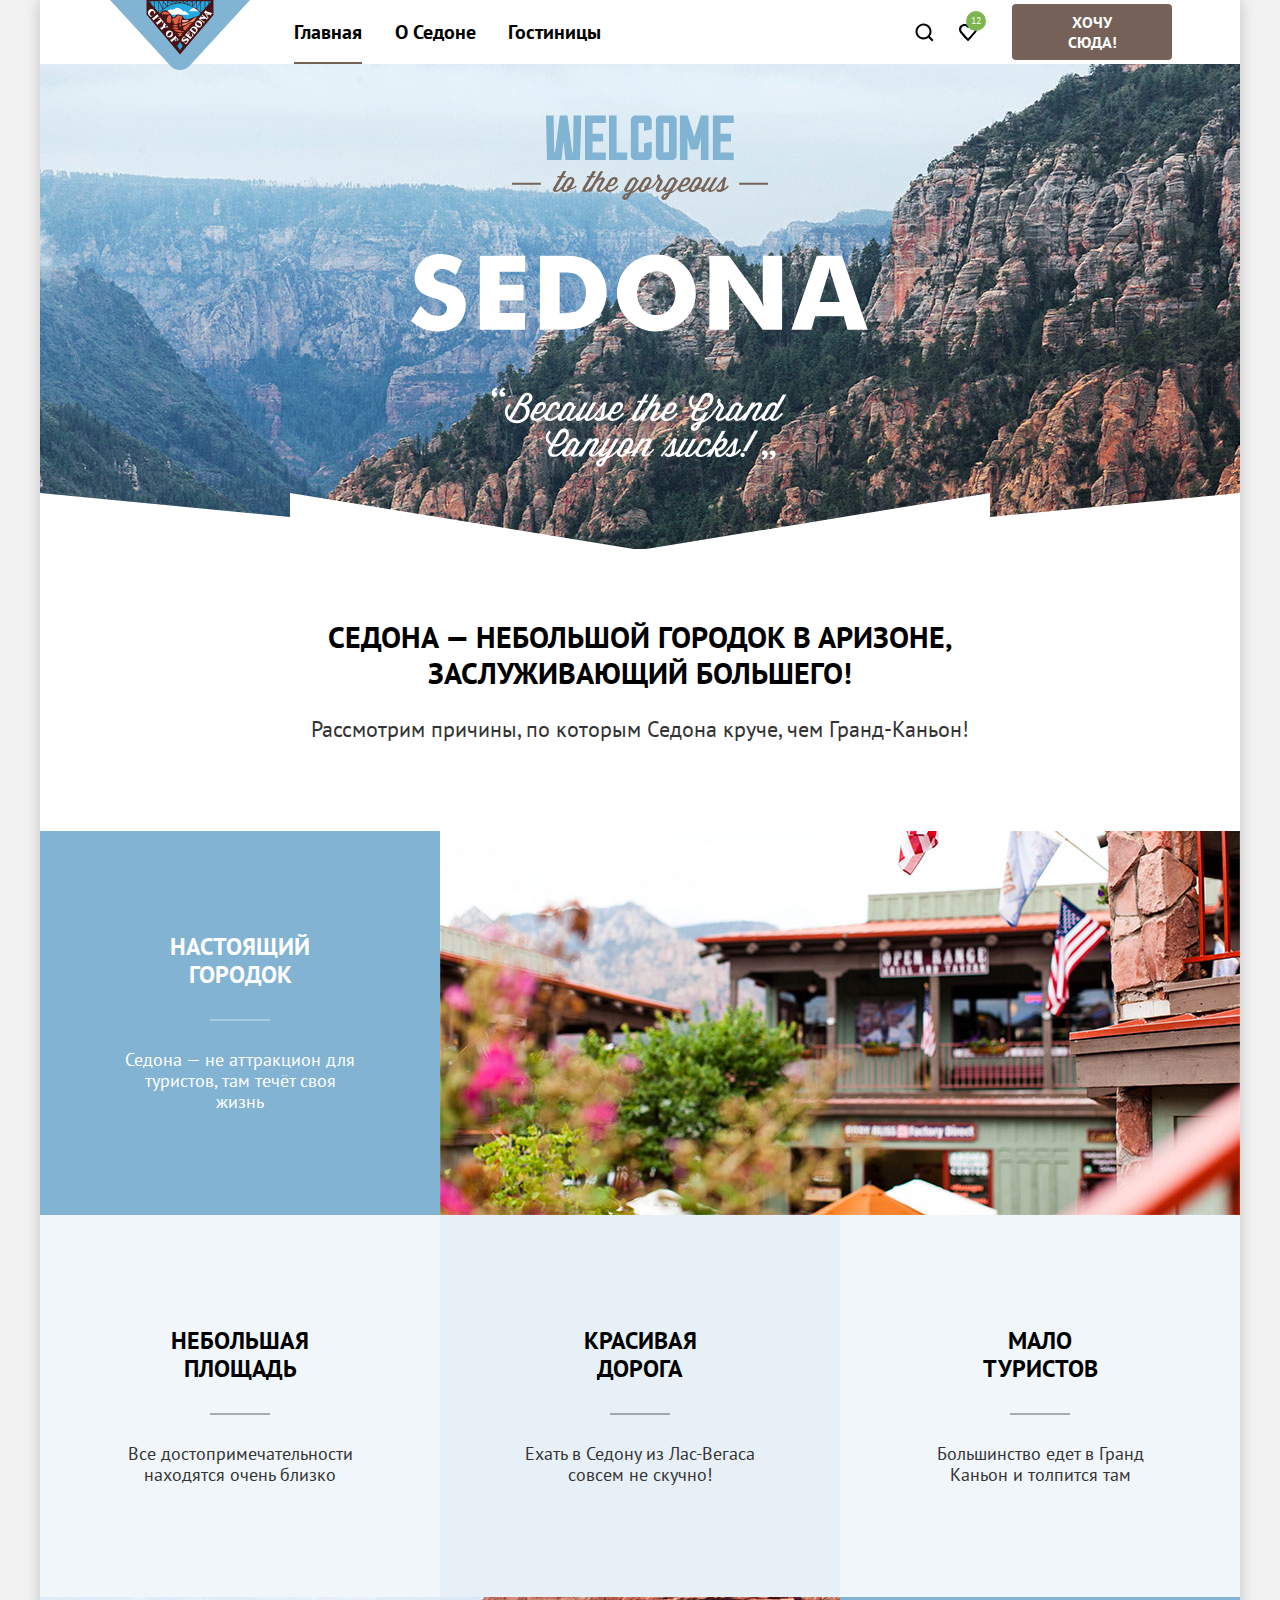
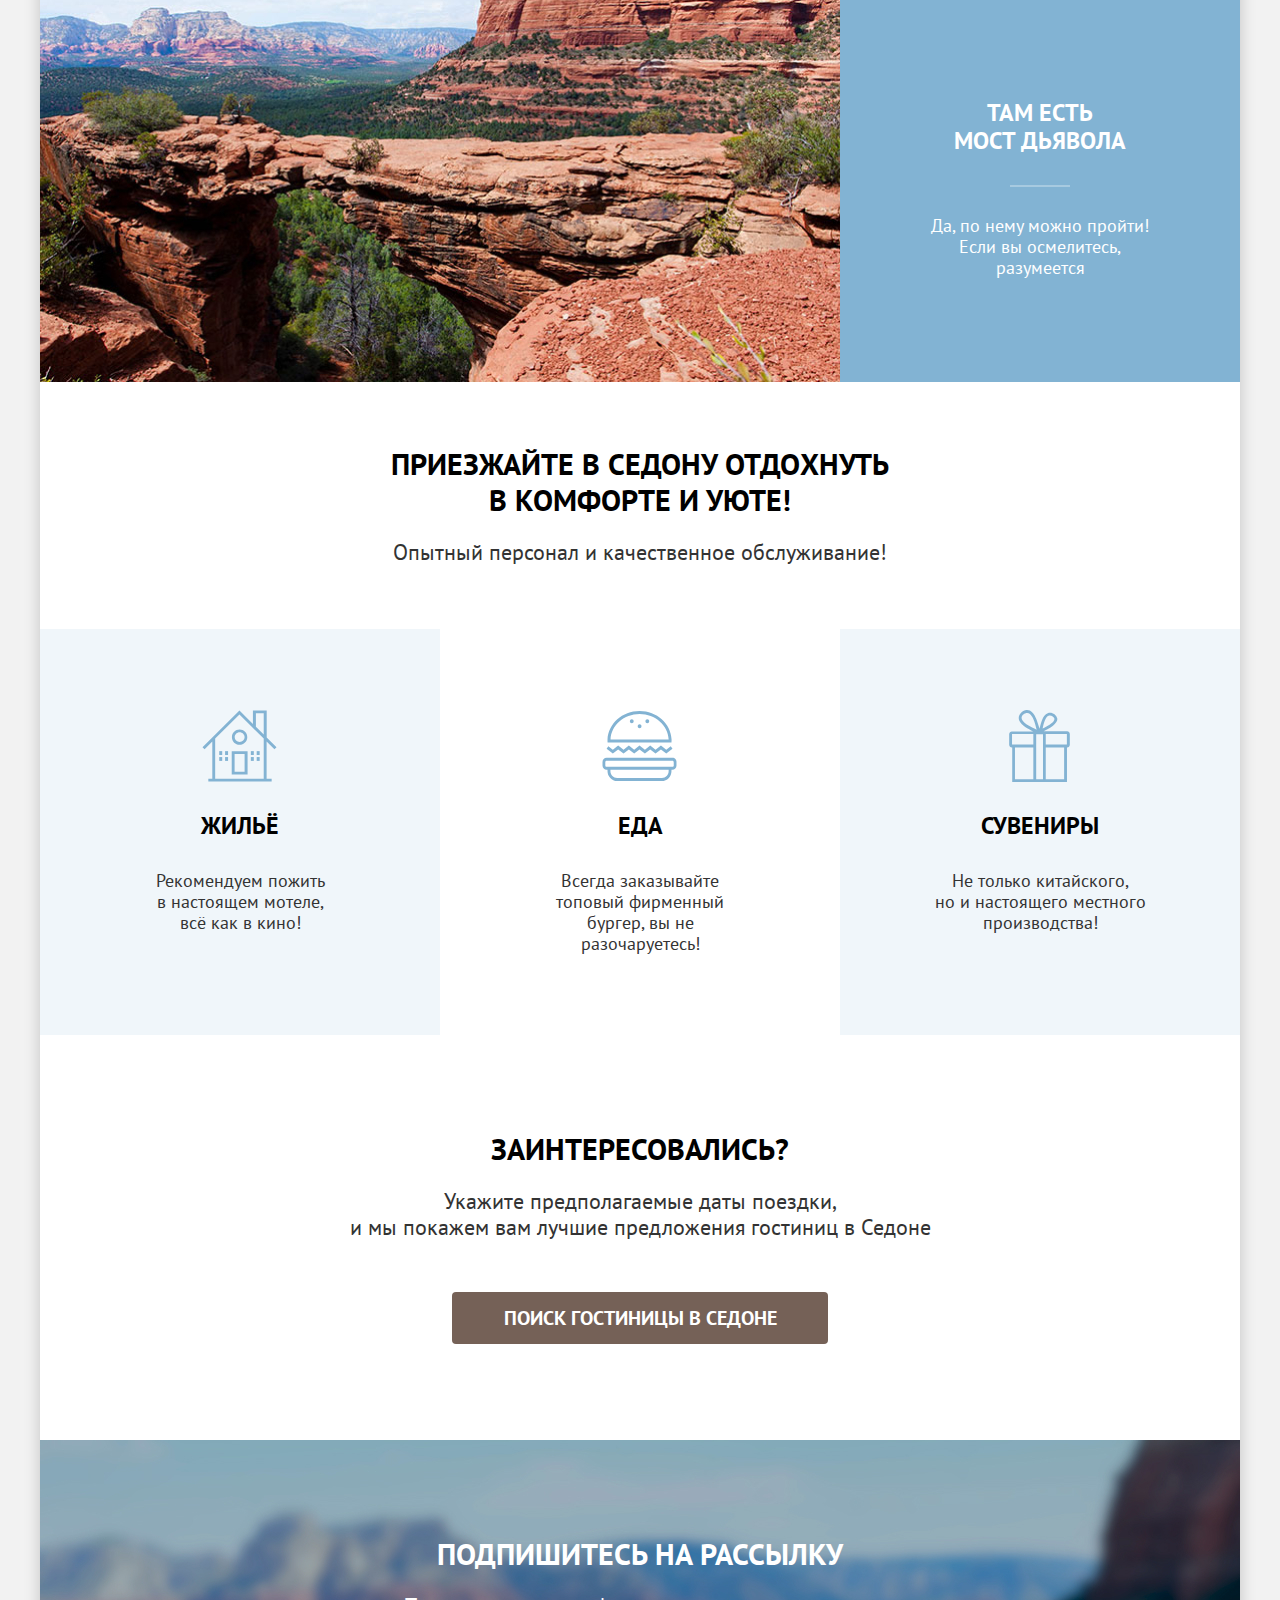
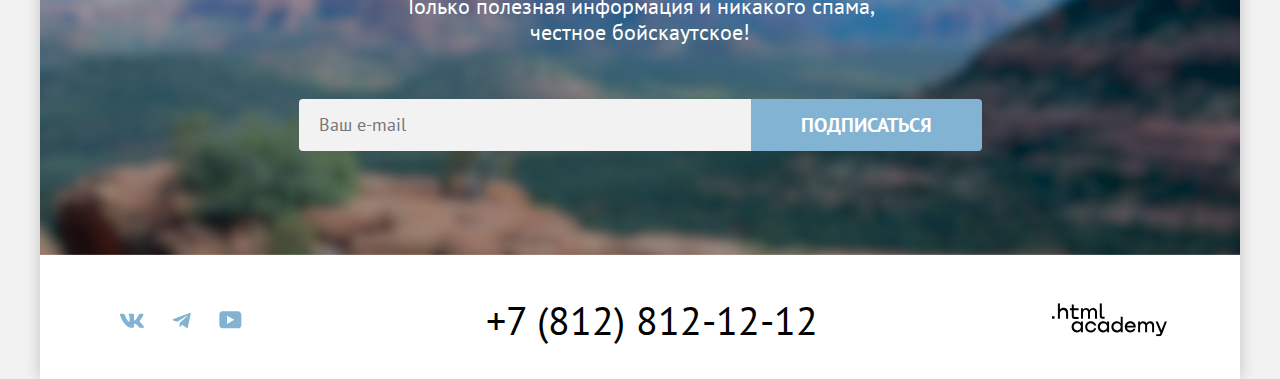
<file: index.html>
<!DOCTYPE html>
<html lang="ru">

  <head>
    <meta charset="utf-8">
    <link rel="icon" href="favicon.ico">
    <link href="styles/styles.css" rel="stylesheet">
    <title>HTML Academy: Седона</title>
  </head>

  <body>
    <div class="body-container">
      <header class="page-header">
        <a class="navigation-logo" href="index.html">
          <img class="page-header-logo" alt="Логотип Седоны." src="img/logo-sedona.svg" width="140" height="70">
        </a>
        <nav class="navigation">
          <ul class="navigation-items navigation-items-main">
            <li class="navigation-item">
              <a class="navigation-link navigation-link-current" href="index.html">Главная</a>
            </li>
            <li class="navigation-item">
              <a class="navigation-link" href="about.html">О седоне</a>
            </li>
            <li class="navigation-item">
              <a class="navigation-link" href="hotels.html">Гостиницы</a>
            </li>
          </ul>
          <ul class="navigation-items navigation-user">
            <li class="navigation-item">
              <a class="navigation-link search-icon" href="#">
                <span class="visually-hidden">Поиск</span>
              </a>
            </li>
            <li class="navigation-item">
              <a class="navigation-link favourites-icon" href="#">
                <span class="visually-hidden">Избранное</span>
                <span class="number-in-favourites">12</span>
              </a>
            </li>
            <li class="navigation-item">
              <a class="button want-here" href="#">Хочу сюда!</a>
            </li>
          </ul>
        </nav>
      </header>

      <main class="main-container main-index">
        <section class="welcome">
          <h1 class="visually-hidden">Welcome to Sedona</h1>
          <img class="main-welcome" src="img/welcome.svg"
            alt="Welcome to the gorgeous Sedona, because the Grand Canyon sucks." width="458" height="352">
        </section>

        <section class="advantages">
          <div class="advantages-main-title">
            <h2 class="title">Седона — небольшой городок в Аризоне, заслуживающий большего!</h2>
            <p class="reason">Рассмотрим причины, по которым Седона круче, чем Гранд-Каньон!</p>
          </div>
          <h2 class="visually-hidden">Преимущества Седоны</h2>
          <ul class="advantages-list">
            <li class="advantages-item advantages-item-wide">
              <h3 class="advantages-title-wide">Настоящий городок</h3>
              <p class="advantages-description-wide">Седона — не аттракцион для туристов, там течёт своя жизнь</p>
            </li>
            <li class="advantages-photo-city">
              <img class="advantages-image" src="img/photo-1.jpg" width="800" height="385" alt="Фото городка.">
            </li>
            <li class="advantages-item">
              <h3 class="advantages-title">Небольшая площадь</h3>
              <p class="advantages-description">Все достопримечательности находятся очень близко</p>
            </li>
            <li class="advantages-item">
              <h3 class="advantages-title">Красивая дорога</h3>
              <p class="advantages-description">Ехать в Седону из Лас-Вегаса совсем не скучно!</p>
            </li>
            <li class="advantages-item">
              <h3 class="advantages-title">Мало туристов</h3>
              <p class="advantages-description">Большинство едет в Гранд Каньон и толпится там</p>
            </li>
            <li class="advantages-item advantages-item-wide">
              <h3 class="advantages-title-wide">Там есть мост дьявола</h3>
              <p class="advantages-description-wide">Да, по нему можно пройти! Если вы осмелитесь, разумеется</p>
            </li>
            <li class="advantages-photo-bridge">
              <img class="advantages-image" src="img/photo-2.jpg" alt="Фото моста дьявола." width="800" height="385">
            </li>
          </ul>
        </section>

        <section class="features">
          <div class="features-main-title">
            <h2 class="title">Приезжайте в Седону отдохнуть в комфорте и уюте!</h2>
            <p class="title-description">Опытный персонал и качественное обслуживание!</p>
          </div>
          <ul class="features-list">
            <li class="features-item">
              <h3 class="features-title housing">Жильё</h3>
              <p class="features-description">Рекомендуем пожить<br> в настоящем мотеле,<br> всё как в кино!</p>
            </li>
            <li class="features-item">
              <h3 class="features-title food">Еда</h3>
              <p class="features-description">Всегда заказывайте<br> топовый фирменный бургер, вы не разочаруетесь!</p>
            </li>
            <li class="features-item">
              <h3 class="features-title souvenirs">Сувениры</h3>
              <p class="features-description">Не только китайского,<br> но и настоящего местного производства!</p>
            </li>
          </ul>
        </section>

        <section class="search-hotel">
          <div class="search-hotel-container">
            <h2 class="title">Заинтересовались?</h2>
            <p>Укажите предполагаемые даты поездки,<br> и мы покажем вам лучшие предложения гостиниц в Седоне</p>
            <a class="button button-search-hotel" href="hotels.html">ПОИСК ГОСТИНИЦЫ В седоне</a>
          </div>
        </section>

        <section class="subscribe-index">
          <div class="subscribe-index-container">
            <h2 class="title">Подпишитесь на рассылку</h2>
            <p class="subscribe-description">Только полезная информация и никакого спама,<br> честное бойскаутское!</p>
            <form class="subscribe-form" action="https://echo.htmlacademy.ru/" method="post">
              <label class="visually-hidden" for="newsletter-subscribe">Подписаться на рассылку</label>
              <input class="subscribe-input" type="email" id="newsletter-subscribe" name="email" placeholder="Ваш e-mail" required>
              <button class="button subscribe-button button-blue" type="submit">Подписаться</button>
            </form>
          </div>
        </section>
      </main>

      <footer class="page-footer">
        <section class="footer-contacts">
          <h2 class="visually-hidden">Контакты</h2>
          <div class="footer-contacts-container">
            <ul class="contacts-social-list">
              <li class="contacts-social-item">
                <a class="social-icon" href="https://vk.com/htmlacademy">
                  <svg xmlns="http://www.w3.org/2000/svg" aria-hidden="true" focusable="false" width="24" height="15"
                    fill="none" viewBox="0 0 24 15">
                    <path fill="#83B3D3" fill-rule="evenodd"
                      d="M23.45 1.804c.166-.546 0-.948-.795-.948H20.03c-.668 0-.976.347-1.143.73 0 0-1.335 3.196-3.226 5.272-.612.602-.89.793-1.224.793-.167 0-.418-.19-.418-.738V1.804c0-.656-.184-.948-.74-.948H9.15c-.417 0-.668.304-.668.593 0 .621.946.765 1.043 2.513V7.76c0 .833-.153.984-.487.984-.89 0-3.055-3.21-4.34-6.885-.25-.715-.501-1.003-1.172-1.003H.9c-.75 0-.9.347-.9.73 0 .682.89 4.07 4.145 8.551 2.17 3.06 5.225 4.72 8.008 4.72 1.669 0 1.875-.369 1.875-1.004V11.54c0-.737.158-.884.687-.884.39 0 1.057.192 2.615 1.667 1.78 1.75 2.073 2.533 3.075 2.533h2.625c.75 0 1.126-.368.91-1.096-.238-.724-1.088-1.775-2.215-3.022-.612-.71-1.53-1.475-1.81-1.858-.388-.49-.277-.71 0-1.147 0 0 3.2-4.426 3.534-5.929Z"
                      clip-rule="evenodd" />
                  </svg>
                  <span class="visually-hidden">Вконтакте</span>
                </a>
              </li>
              <li class="contacts-social-item">
                <a class="social-icon" href="https://t.me/htmlacademy">
                  <svg xmlns="http://www.w3.org/2000/svg" aria-hidden="true" focusable="false" width="19" height="16"
                    fill="none" viewBox="0 0 19 16">
                    <path fill="#83B3D3"
                      d="M17.452.956 1.507 7.104C.42 7.541.425 8.148 1.307 8.42l4.094 1.277 9.472-5.976c.447-.272.857-.126.52.173L7.72 10.818h-.001l.001.001-.282 4.22c.414 0 .596-.19.828-.414l1.989-1.934 4.136 3.055c.762.42 1.31.205 1.5-.706l2.715-12.795c.277-1.114-.426-1.618-1.153-1.29Z" />
                  </svg>
                  <span class="visually-hidden">Telegram</span>
                </a>
              </li>
              <li class="contacts-social-item">
                <a class="social-icon" href="https://www.youtube.com/channel/UChUxTMjJGo-JDRY8pNTGL2g">
                  <svg xmlns="http://www.w3.org/2000/svg" aria-hidden="true" focusable="false" width="23" height="18"
                    fill="none" viewBox="0 0 23 18">
                    <path fill="#83B3D3"
                      d="M18.94.356H3.507C1.647.356.333 1.95.333 3.756V13.85c0 1.913 1.314 3.506 3.174 3.506H19.16c1.642 0 3.174-1.593 3.174-3.4v-10.2c-.219-1.806-1.532-3.4-3.393-3.4ZM7.995 12.894V4.819l7.333 4.037-7.333 4.038Z" />
                  </svg>
                  <span class="visually-hidden">Youtube</span>
                </a>
              </li>
            </ul>
            <span class="contacts-phone-number">
              <a class="phone-number" href=tel:+78128121212>+7 (812) 812-12-12</a>
            </span>
            <div class="contacts-htmlacademy-link">
              <a class="htmlacademy-link" href=https://htmlacademy.ru>
                <svg xmlns="http://www.w3.org/2000/svg" width="115" height="34" fill="none" viewBox="0 0 115 34">
                  <g fill="#000" clip-path="url(#a)">
                    <path
                      d="M0 13.256v2.6h2.5v-2.6H0ZM11.6 4.856c-1.6 0-2.8.7-3.6 1.7h-.1v-6.2h-2v15.5h2v-5.3c0-2.1 1.3-3.6 3.3-3.6 1.8 0 2.9 1.4 2.9 3.2v5.7h2v-6.1c.1-3-1.8-4.9-4.5-4.9ZM26.6 5.156h-4.8v-3.7h-2v3.8h-1.9v2h1.9v6c0 1.7 1 2.7 2.7 2.7h4.1v-2h-3.7c-.7 0-1.1-.4-1.1-1.1v-5.7h4.8v-2ZM41.1 4.956c-1.6 0-2.9.8-3.5 2.1h-.1c-.6-1.2-1.8-2.1-3.4-2.1-1.4 0-2.5.8-3.1 1.8h-.1v-1.6H29v10.6h2v-5.4c0-2 1-3.5 2.6-3.5 1.5 0 2.4 1 2.4 2.6v6.3h2v-5.6c0-2.4 1.4-3.3 2.6-3.3 1.5 0 2.4 1 2.4 2.6v6.3h2v-6.5c.1-2.5-1.4-4.3-3.9-4.3ZM47.8 13.056c0 1.7 1 2.7 2.8 2.7h2v-2h-1.7c-.7 0-1.1-.4-1.1-1.1V.356h-2v12.7ZM28.9 20.056c-.9-1.1-2.2-1.8-3.9-1.8-3.1 0-5.4 2.3-5.4 5.6s2.3 5.6 5.4 5.6c1.8 0 3-.8 3.8-1.9h.1v1.6h2v-10.6h-2v1.5Zm-3.6 7.4c-2.2 0-3.6-1.6-3.6-3.6s1.4-3.6 3.6-3.6 3.6 1.6 3.6 3.6c0 1.9-1.4 3.6-3.6 3.6ZM44.2 22.356c-.5-2.4-2.6-4.1-5.4-4.1-3.4 0-5.6 2.5-5.6 5.6 0 3.1 2.2 5.6 5.6 5.6 2.8 0 4.9-1.8 5.4-4.2h-2.1c-.4 1.3-1.7 2.3-3.3 2.3-2.2 0-3.6-1.6-3.6-3.6s1.4-3.6 3.6-3.6c1.6 0 2.8 1 3.3 2.2h2.1v-.2ZM55.1 20.056c-.9-1.1-2.2-1.8-3.9-1.8-3.1 0-5.4 2.3-5.4 5.6s2.3 5.6 5.4 5.6c1.8 0 3-.8 3.8-1.9h.1v1.6h2v-10.6h-2v1.5Zm-3.6 7.4c-2.2 0-3.6-1.6-3.6-3.6s1.4-3.6 3.6-3.6 3.6 1.6 3.6 3.6c0 1.9-1.5 3.6-3.6 3.6ZM68.7 20.156c-.9-1.1-2.2-1.9-3.9-1.9-3.1 0-5.4 2.3-5.4 5.6s2.2 5.6 5.4 5.6c1.7 0 3-.8 3.8-1.8h.1v1.5h2v-15.4h-2v6.4Zm-3.6 7.3c-2.2 0-3.6-1.6-3.6-3.6s1.4-3.6 3.6-3.6 3.6 1.6 3.6 3.6c-.1 2-1.5 3.6-3.6 3.6ZM78.3 18.256c-3.3 0-5.5 2.5-5.5 5.6 0 3 2.1 5.6 5.5 5.6 2.5 0 4.5-1.3 5.2-3.6h-2.1c-.5 1-1.6 1.6-3 1.6-1.9 0-3.3-1.3-3.4-2.9h8.8c.2-3.6-2-6.3-5.5-6.3Zm0 1.9c1.7 0 3 1 3.3 2.6h-6.5c.3-1.5 1.5-2.6 3.2-2.6ZM98.2 18.256c-1.6 0-2.9.8-3.6 2h-.1c-.6-1.2-1.8-2-3.4-2-1.4 0-2.5.7-3.1 1.8v-1.5h-1.9v10.6h2v-5.4c0-2 1-3.4 2.6-3.5 1.5 0 2.4 1 2.4 2.6v6.3h2v-5.6c0-2.4 1.4-3.3 2.6-3.3 1.5 0 2.4 1 2.4 2.6v6.3h2v-6.5c.1-2.6-1.4-4.4-3.9-4.4ZM109.4 27.356l-3.6-8.9h-2.2l4.8 11.6c-.3.9-.7 1.2-1.7 1.2h-2.5v2h2.5c1.8 0 2.8-.8 3.5-2.6l4.7-12.2h-2.1l-3.4 8.9Z" />
                  </g>
                  <defs>
                    <clipPath id="a">
                      <path fill="#fff" d="M0 .356h115v33H0z" />
                    </clipPath>
                  </defs>
                </svg>
                <span class="visually-hidden">HTML-Academy</span>
              </a>
            </div>
          </div>
        </section>
      </footer>

      <div class="modal-container modal-container-close">
        <div class="modal modal-search-form">
          <button class="modal-close-button" type="button">
            <span class="visually-hidden">Закрыть</span>
          </button>
          <section class="modal-content">
            <h2 class="title modal-title">Поиск гостиницы в Седоне</h2>
            <form class="search-form" action="https://echo.htmlacademy.ru" method="get">
              <label class="date-in" for="arrival-date">Дата заезда:</label>
              <input class="arrival-date" type="text" id="arrival-date" name="arrival-date" placeholder="Укажите дату"
                value="27 апреля 2020">
              <span class="error-message">Мы не можем отправить вас в прошлое.</span>
              <label class="date-out" for="departure-date">Дата выезда:</label>
              <input class="departure-date" type="text" id="departure-date" name="departure-date"
                placeholder="Укажите дату" value="1 сентября 2021">
              <span class="confirm-message">На эти даты есть свободные номера. Пока есть.</span>
              <label class="adults" for="adults">Взрослые:</label>
              <div class="quantity">
                <button class="quantity-minus-button" type="button">
                  <svg xmlns="http://www.w3.org/2000/svg" width="20" height="20" fill="none" viewBox="0 0 20 20">
                    <path fill="#756157" fill-opacity=".3" d="M3 9v2h14V9H3Z" />
                  </svg>
                  <span class="visually-hidden">-</span>
                </button>
                <input class="adults-number" type="number" id="adults" name="adults" value="2">
                <button class="quantity-plus-button" type="button">
                  <svg xmlns="http://www.w3.org/2000/svg" width="20" height="20" fill="none" viewBox="0 0 20 20">
                    <path fill="#756157" fill-opacity=".3" d="M17 9h-6V3H9v6H3v2h6v6h2v-6h6V9Z" />
                  </svg>
                  <span class="visually-hidden">+</span>
                </button>
              </div>
              <span class="form-label">
                <label class="childs" for="childs">Дети:</label>
                <span class="tooltip">
                  <button class="tooltip-toggle" type="button">
                    <svg class="tooltip-icon" xmlns="http://www.w3.org/2000/svg" width="26" height="26" fill="none"
                      viewBox="0 0 26 26">
                      <circle cx="13" cy="13" r="13" fill="#83B3D3" />
                      <path fill="#fff" fill-rule="evenodd" d="M12 7h2v2h-2V7Zm2 12h-2v-9h2v9Z" clip-rule="evenodd" />
                    </svg>
                  </button>
                  <span class="tooltip-text">Укажите количество детей, которые будут с вами, возраст которых от 6 до 18
                    лет. Дети до 6 лет размещаются бесплатно.
                  </span>
                </span>
              </span>
              <div class="quantity">
                <button class="quantity-minus-button" type="button">
                  <svg xmlns="http://www.w3.org/2000/svg" width="20" height="20" fill="none" viewBox="0 0 20 20">
                    <path fill="#756157" fill-opacity=".3" d="M3 9v2h14V9H3Z" />
                  </svg>
                  <span class="visually-hidden">-</span>
                </button>
                <input class="childs-number" type="number" id="childs" name="childs" value="2">
                <button class="quantity-plus-button" type="button">
                  <svg xmlns="http://www.w3.org/2000/svg" width="20" height="20" fill="none" viewBox="0 0 20 20">
                    <path fill="#756157" fill-opacity=".3" d="M17 9h-6V3H9v6H3v2h6v6h2v-6h6V9Z" />
                  </svg>
                  <span class="visually-hidden">+</span>
                </button>
              </div>
              <button class="button form-button-search" type="submit">Найти</button>
            </form>
          </section>
        </div>
      </div>
    </div>


  </body>

</html>
</file>
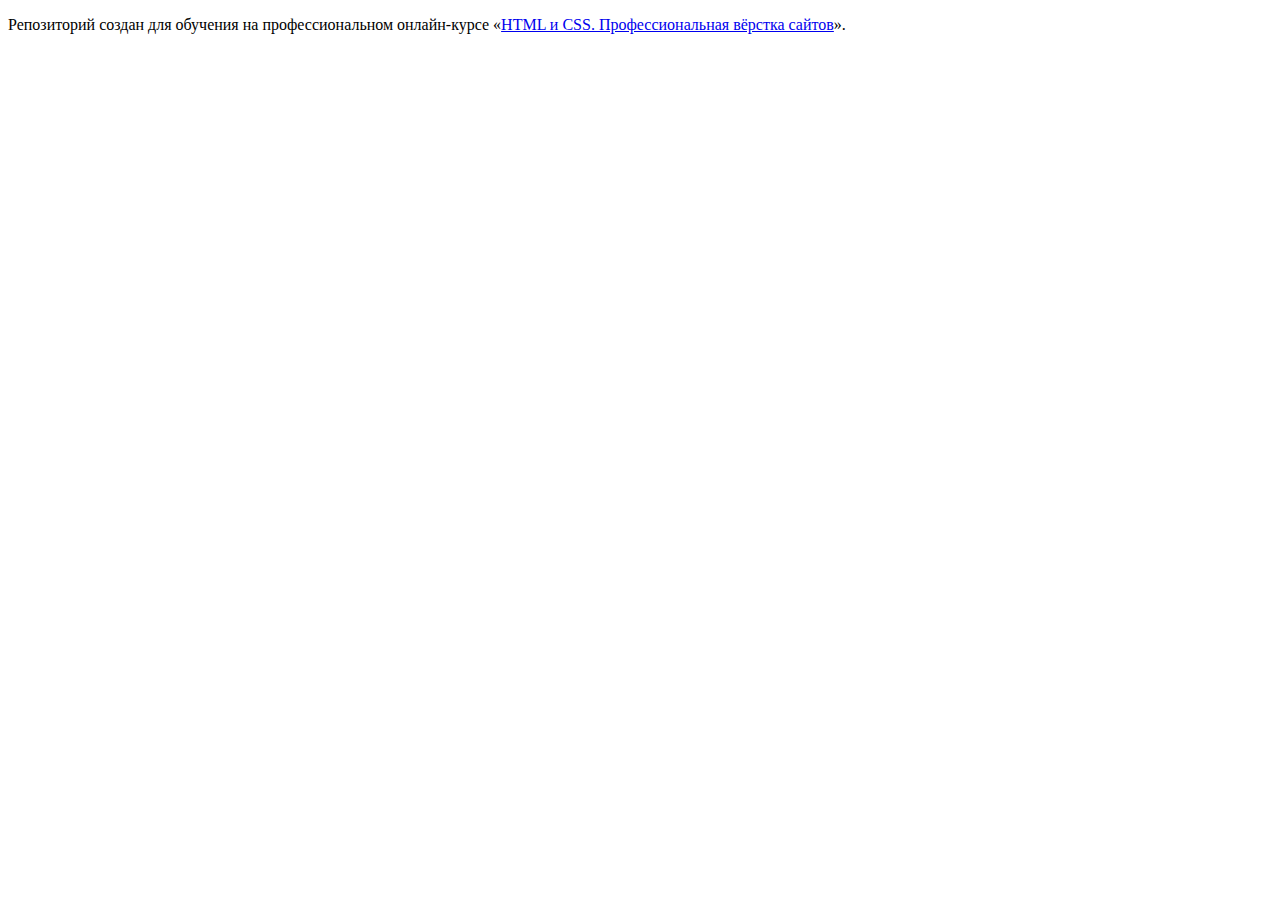
<file: 1/index.html>
<!DOCTYPE html>
<html lang="ru">
  <head>
    <meta charset="utf-8">
    <title>HTML Academy: Седона</title>
    <base href="https://htmlacademy-htmlcss.github.io/2261489-sedona-36/1/">
</head>
  <body>

    <p>Репозиторий создан для обучения на профессиональном онлайн‑курсе «<a href="https://htmlacademy.ru/intensive/htmlcss">HTML и CSS. Профессиональная вёрстка сайтов</a>».</p>

  </body>
</html>
</file>
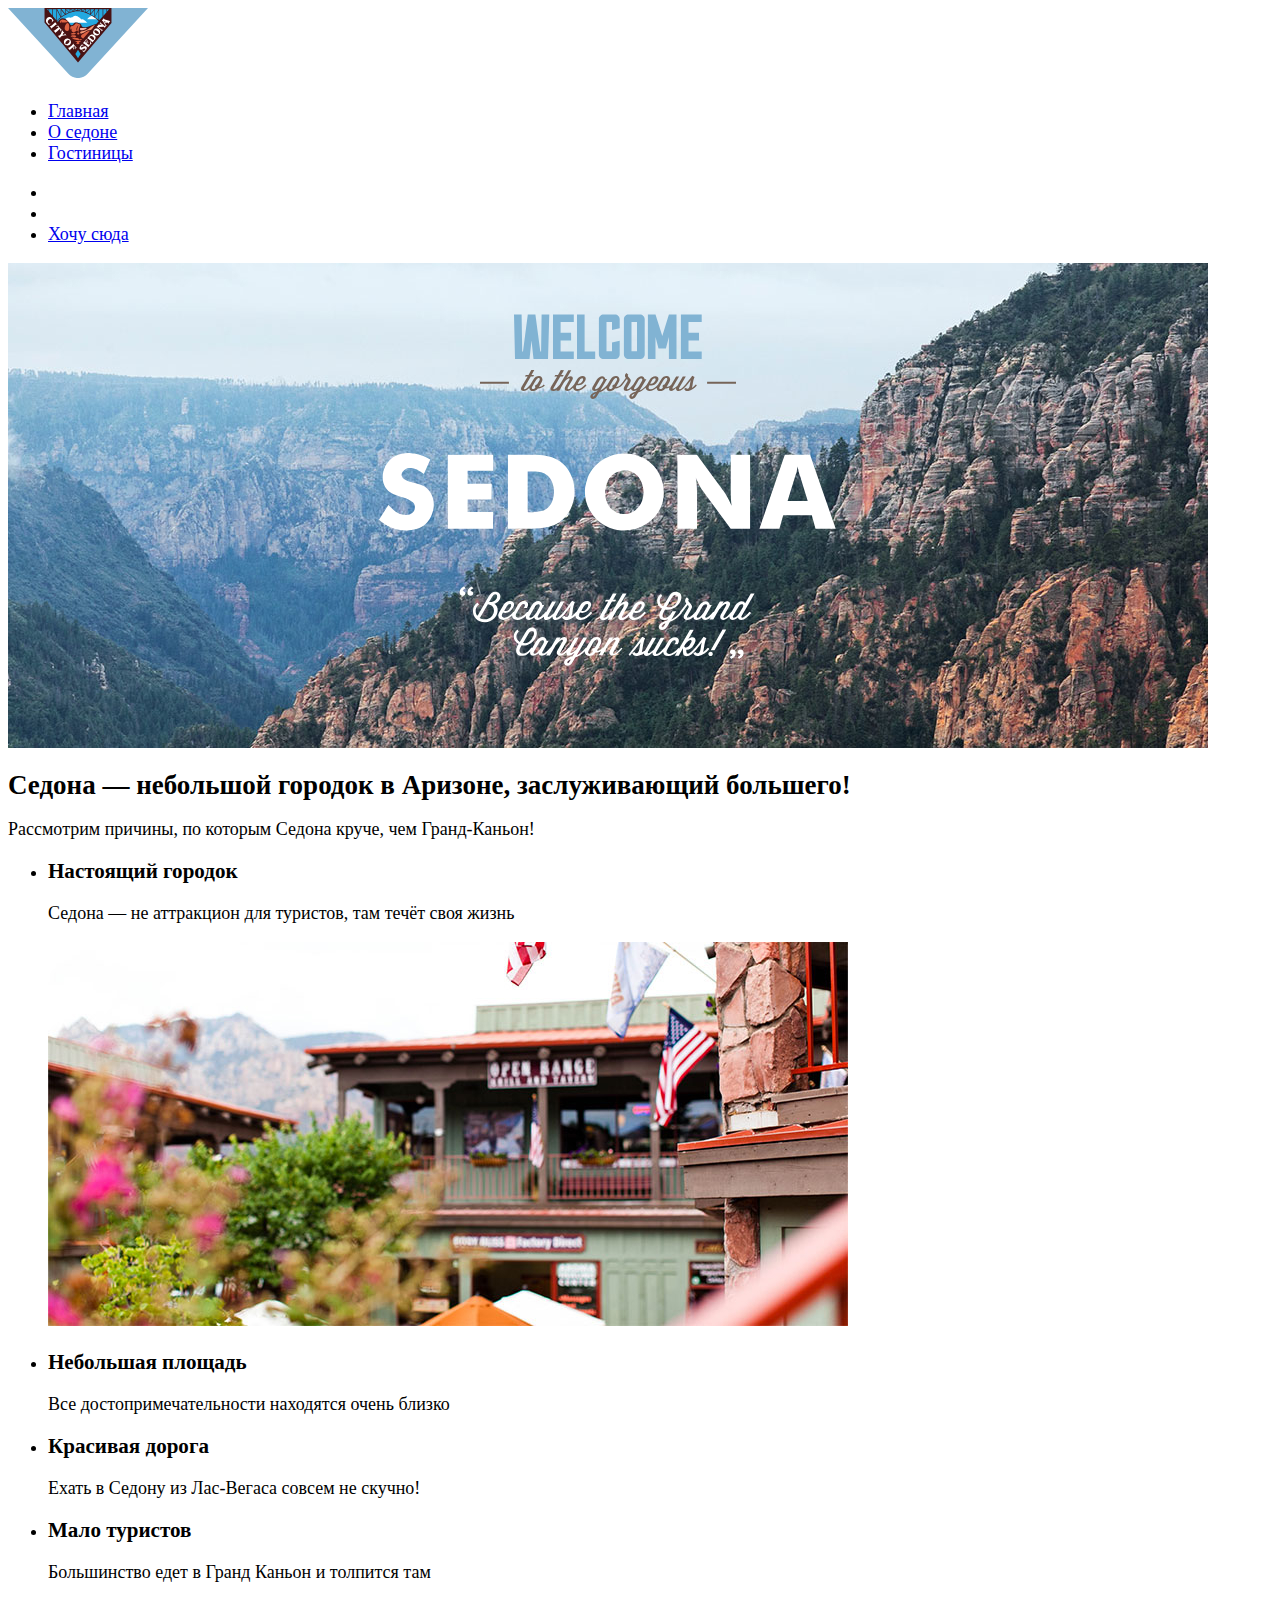
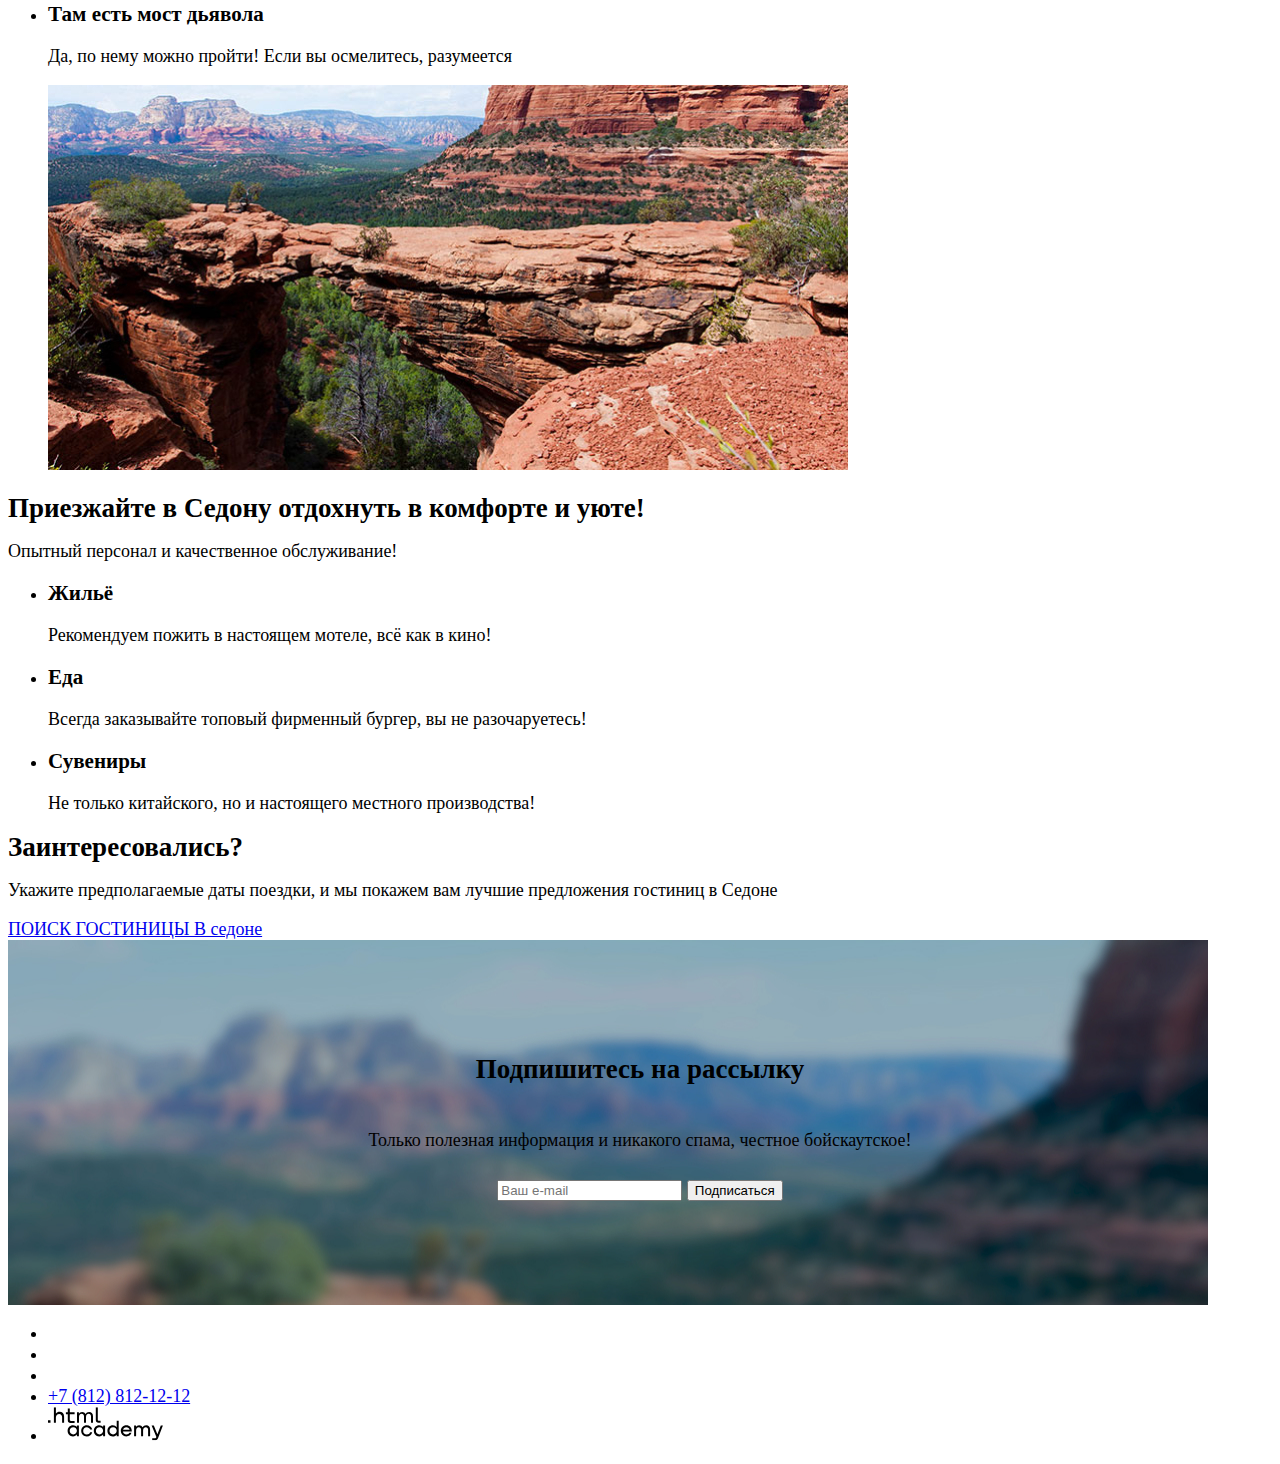
<file: 3/index.html>
<!DOCTYPE html>
<html lang="ru">
  <head>
    <meta charset="utf-8">
    <link type="Image/x-icon" href="img/favicon.png" rel="icon">
    <link href="styles/styles.css" rel="stylesheet">
    <title>HTML Academy: Седона</title>
    <base href="https://htmlacademy-htmlcss.github.io/2261489-sedona-36/3/">
</head>

  <body>
    <header class="page-header">
      <a class="navigation-logo" href="index.html">
        <img class="page-header-logo" alt="Логотип Седоны" src="img/logo-sedona.svg">
      </a>
      <nav class="navigation">
        <ul class="navigation-items">
          <li class="navigation-item">
            <a class="navigation-link" href="index.html">Главная</a>
          </li>
          <li class="navigation-item">
            <a class="navigation-link" href="about.html">О седоне</a>
          </li>
          <li class="navigation-item">
            <a class="navigation-link" href="hotels.html">Гостиницы</a>
          </li>
        </ul>
        <ul class="navigation-items navigation-user">
          <li class="navigation-item">
            <a class="navigation-link" href="#">
              <span class="visually-hidden">Поиск</span>
            </a>
          </li>
          <li class="navigation-item">
            <a class="navigation-link" href="#">
             <span class="visually-hidden">Избранное</span>
            </a>
          </li>
          <li class="navigation-item">
            <a class="want-here" href="#">Хочу сюда</a>
          </li>
        </ul>
      </nav>
    </header>

    <main class="main-index">
      <section class="welcome">
        <h1 class="visually-hidden">Welcome to Sedona</h1>
       <img class="main-welcome" src="img/welcome.svg" alt="Welcome to the gorgeous Sedona, because the Grand Canyon sucks" width="458" height="352">
      </section>

      <section class="advantages">
        <h2>Седона — небольшой городок в Аризоне, заслуживающий большего!</h2>
        <p>Рассмотрим причины, по которым Седона круче, чем Гранд-Каньон!</p>
        <h2 class="visually-hidden">Преимущества Седоны</h2>
        <ul class="advantages-list">
          <li class="advantages-item advantages-item-wide">
          <h3 class="advantages-title">Настоящий городок</h3>
            <p class="advantages-description">Седона — не аттракцион для туристов, там течёт своя жизнь</p>
            <img src="img/photo-1.jpg" width="800" height="384" alt="Фото городка">
          </li>
          <li class="advantages-item">
            <h3 class="advantages-title">Небольшая площадь</h3>
              <p class="advantages-description">Все достопримечательности находятся очень близко</p>
            </li>
            <li class="advantages-item">
              <h3 class="advantages-title">Красивая дорога</h3>
                <p class="advantages-description">Ехать в Седону из Лас-Вегаса совсем не скучно!</p>
              </li>
              <li class="advantages-item">
                <h3 class="advantages-title">Мало туристов</h3>
                  <p class="advantages-description">Большинство едет в Гранд Каньон и толпится там</p>
                </li>
                <li class="advantages-item advantages-item-wide" >
                  <h3 class="advantages-title">Там есть мост дьявола</h3>
                    <p class="advantages-description">Да, по нему можно пройти! Если вы осмелитесь, разумеется</p>
                  </li>
                  <img src="img/photo-2.jpg" alt="Фото моста дьявола" width="800" height="385">
        </ul>
      </section>

      <section class="features">
        <h2>Приезжайте в Седону отдохнуть в комфорте и уюте!</h2>
        <p>Опытный персонал и качественное обслуживание!</p>
        <ul class="features-list">
          <li class="features-item">
            <h3 class="features-title">Жильё</h3>
            <p class="features-description">Рекомендуем пожить в настоящем мотеле, всё как в кино!</p>
          </li>
          <li class="features-item">
            <h3 class="features-title">Еда</h3>
            <p class="features-description">Всегда заказывайте топовый фирменный бургер, вы не разочаруетесь!</p>
          </li>
          <li class="features-item">
            <h3 class="features-title">Сувениры</h3>
            <p class="features-description">Не только китайского, но и настоящего местного производства!</p>
          </li>
        </ul>
       </section>

       <section class="search-hotel">
        <h2>Заинтересовались?</h2>
        <p>Укажите предполагаемые даты поездки, и мы покажем вам лучшие предложения гостиниц в Седоне</p>
        <a class="button button-search-hotel" href="hotels.html">ПОИСК ГОСТИНИЦЫ В седоне</a>
       </section>

       <section class="subscribe-index">
        <h2>Подпишитесь на рассылку</h2>
        <p>Только полезная информация и никакого спама, честное бойскаутское!</p>
        <form class="subscribe-form" action="https://echo.htmlacademy.ru/" method="post">
          <input type="email" name="email" placeholder="Ваш e-mail">
          <button class="button subscribe-button" type="submit">Подписаться</button>
        </form>
      </section>
</main>

    <footer class="page-footer">
       <section class="footer-contacts">
        <h2 class="visually-hidden">Контакты</h2>
        <ul class="contacts-social-list">
          <li class="contacts-social-item">
            <a class="icon" href="https://vk.com/htmlacademy">
              <span class="visually-hidden">Вконтакте</span>
            </a>
          </li>
          <li class="contacts-social-item">
            <a class="icon" href="https://t.me/htmlacademy">
              <span class="visually-hidden">Telegram</span>
            </a>
          </li>
          <li class="contacts-social-item">
            <a class="icon" href="https://www.youtube.com/channel/UChUxTMjJGo-JDRY8pNTGL2g">
              <span class="visually-hidden">Youtube</span>
            </a>
          </li>
          <li class="contacts-phone-number">
            <a class="phone-number" href=tel:+78128121212>+7 (812) 812-12-12</a>
          </li>
          <li class="contacts-htmlacademy-link">
            <a class="icon" href=https://htmlacademy.ru>
              <img src="img/logo_htmlacademy.svg" alt="HTML-Academy">
              <span class="visually-hidden">HTML-Academy</span>
            </a>
          </li>
        </ul>
      </section>
    </footer>

  </body>
</html>
</file>
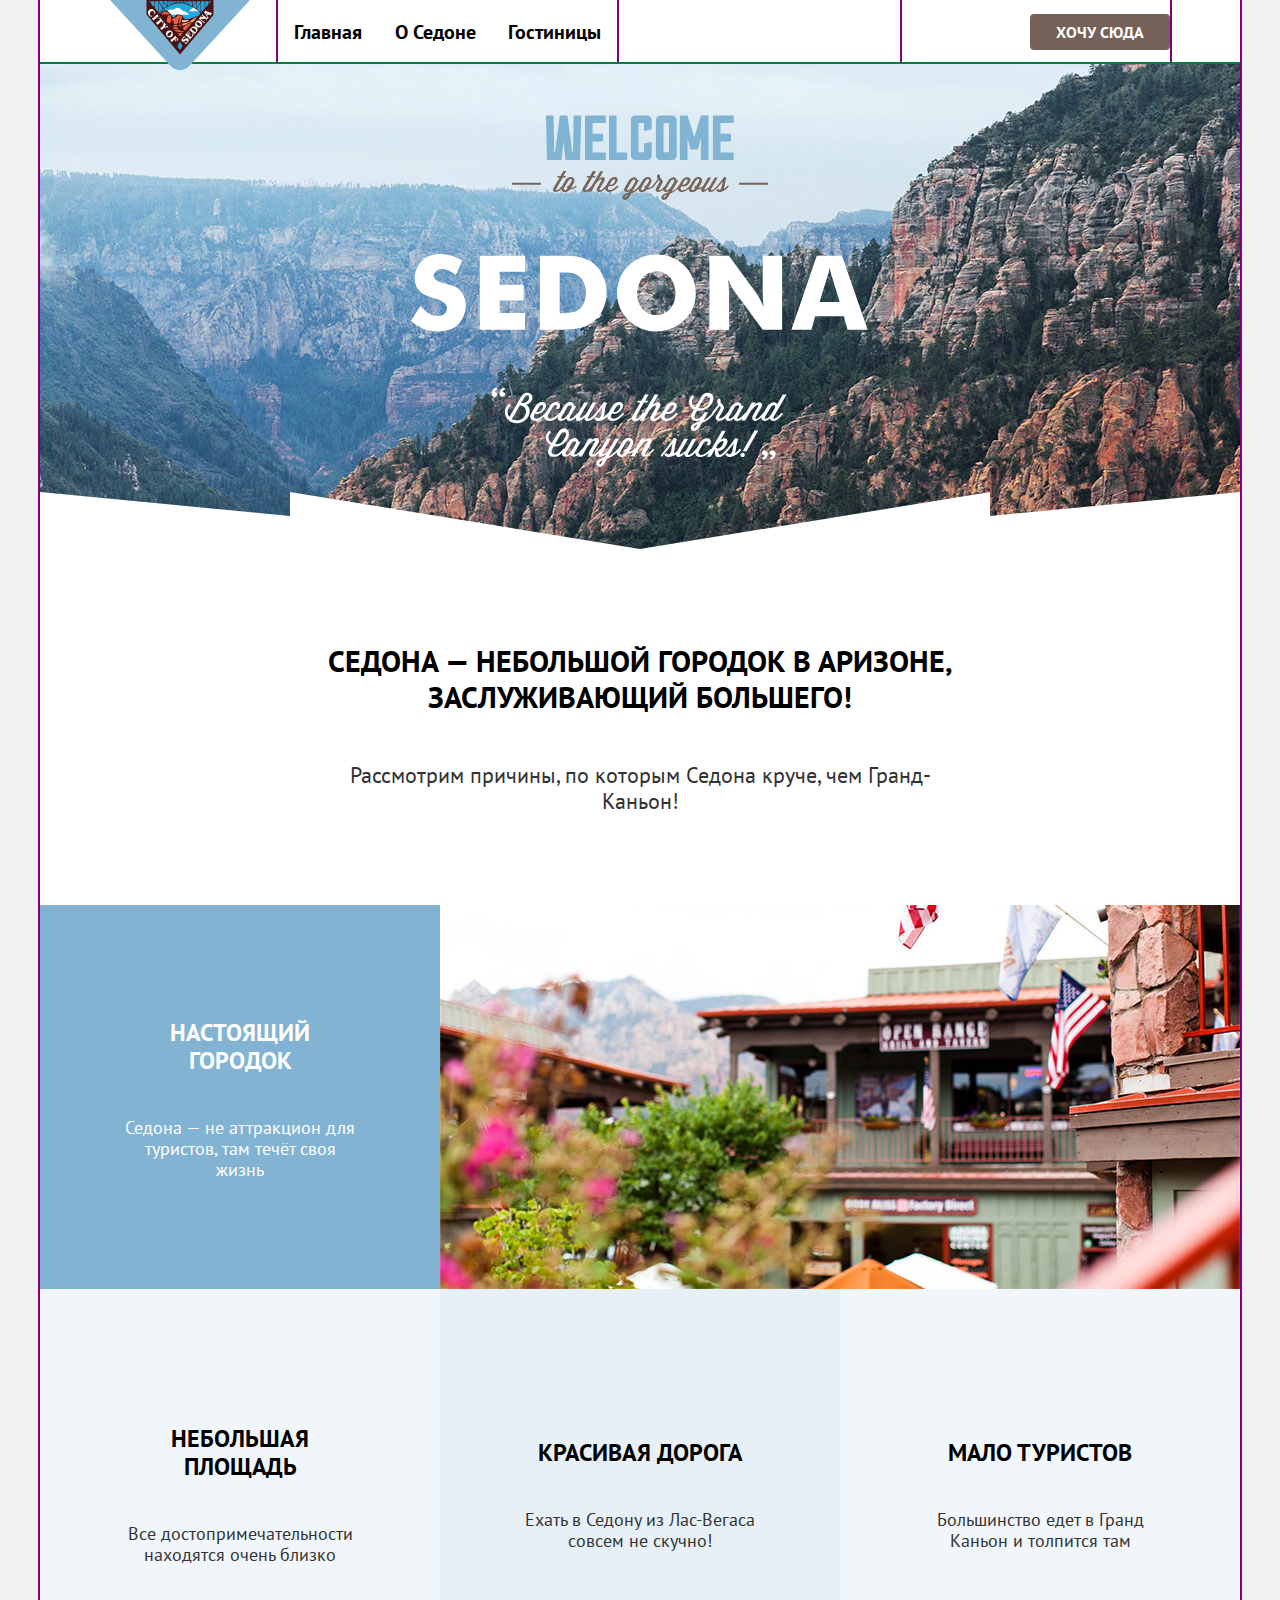
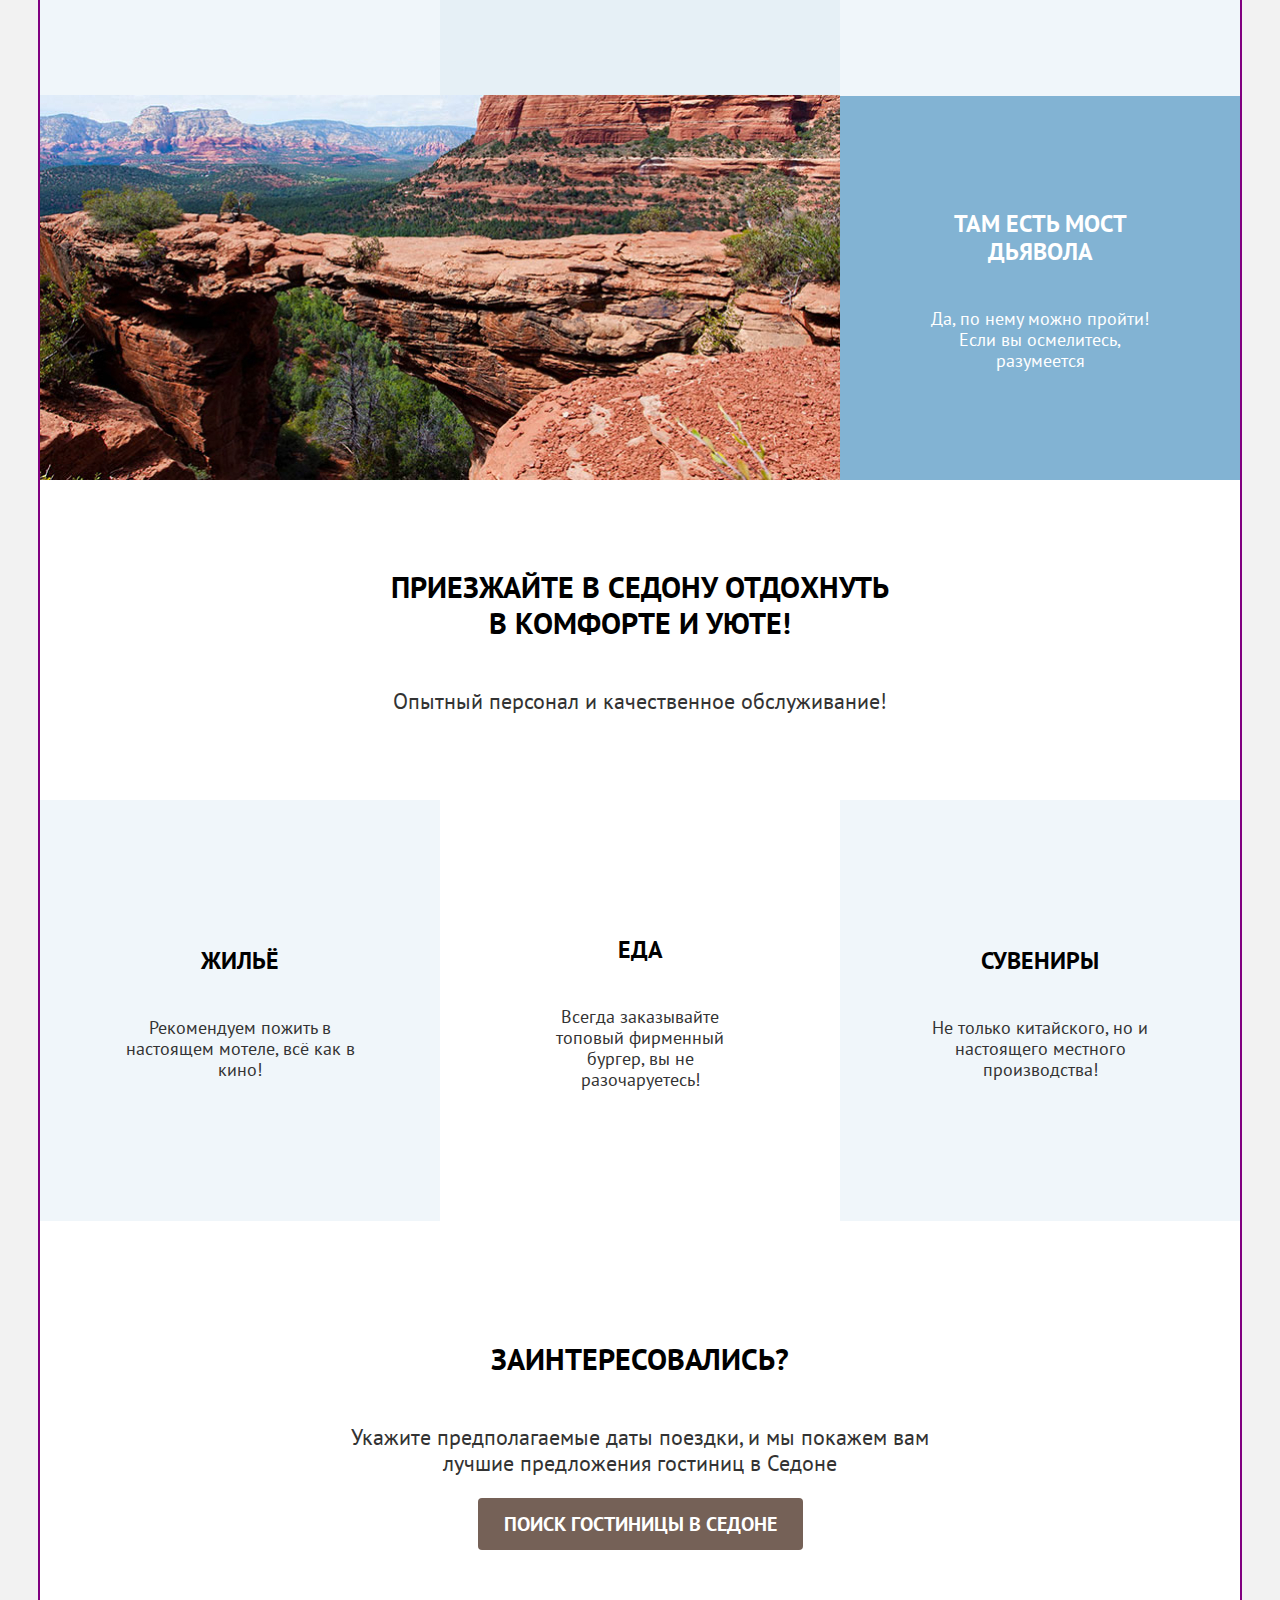
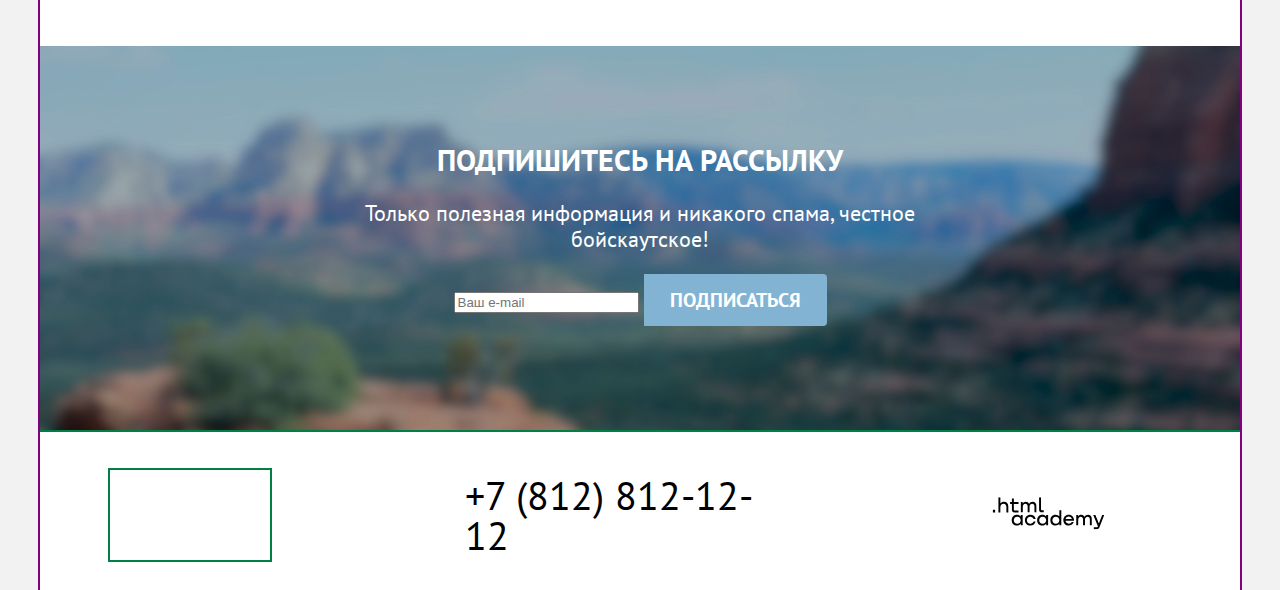
<file: 4/index.html>
<!DOCTYPE html>
<html lang="ru">

  <head>
    <meta charset="utf-8">
    <link type="Image/x-icon" href="img/favicon.png" rel="icon">
    <link href="styles/styles.css" rel="stylesheet">
    <title>HTML Academy: Седона</title>
    <base href="https://htmlacademy-htmlcss.github.io/2261489-sedona-36/4/">
</head>

  <body>
    <div class="body-container">
      <header class="page-header">
        <a class="navigation-logo" href="index.html">
          <img class="page-header-logo" alt="Логотип Седоны" src="img/logo-sedona.svg" width="140" height="70">
        </a>
        <nav class="navigation">
          <ul class="navigation-items">
            <li class="navigation-item">
              <a class="navigation-link" href="index.html">Главная</a>
            </li>
            <li class="navigation-item">
              <a class="navigation-link" href="about.html">О седоне</a>
            </li>
            <li class="navigation-item">
              <a class="navigation-link" href="hotels.html">Гостиницы</a>
            </li>
          </ul>
          <ul class="navigation-items navigation-user">
            <li class="navigation-item">
              <a class="navigation-link" href="#">
                <span class="visually-hidden">Поиск</span>
              </a>
            </li>
            <li class="navigation-item">
              <a class="navigation-link" href="#">
                <span class="visually-hidden">Избранное</span>
              </a>
            </li>
            <li class="navigation-item">
              <a class="button want-here" href="#">Хочу сюда</a>
            </li>
          </ul>
        </nav>
      </header>

      <main class="main-container main-index">
        <section class="welcome">
          <h1 class="visually-hidden">Welcome to Sedona</h1>
          <img class="main-welcome" src="img/welcome.svg"
            alt="Welcome to the gorgeous Sedona, because the Grand Canyon sucks" width="458" height="352">
        </section>

        <section class="advantages">
          <div class="advantages-main-title">
            <h2 class="title">Седона — небольшой городок в Аризоне, заслуживающий большего!</h2>
            <p class="reason">Рассмотрим причины, по которым Седона круче, чем Гранд-Каньон!</p>
          </div>
          <h2 class="visually-hidden">Преимущества Седоны</h2>
          <ul class="advantages-list">
            <li class="advantages-item advantages-item-wide">
              <div class="advantages-item-wide-text">
                <h3 class="advantages-title-wide">Настоящий городок</h3>
                <p class="advantages-description-wide">Седона — не аттракцион для туристов, там течёт своя жизнь</p>
              </div>
              <div class="advantages-item-wide-photo-city">
                <img class="advantages-image" src="img/photo-1.jpg" width="800" height="384" alt="Фото городка">
              </div>
            </li>
            <li class="advantages-item">
              <h3 class="advantages-title-narrow">Небольшая площадь</h3>
              <p class="advantages-description">Все достопримечательности находятся очень близко</p>
            </li>
            <li class="advantages-item">
              <h3 class="advantages-title-narrow">Красивая дорога</h3>
              <p class="advantages-description">Ехать в Седону из Лас-Вегаса совсем не скучно!</p>
            </li>
            <li class="advantages-item">
              <h3 class="advantages-title-narrow">Мало туристов</h3>
              <p class="advantages-description">Большинство едет в Гранд Каньон и толпится там</p>
            </li>
            <li class="advantages-item advantages-item-wide">
              <div class="advantages-item-wide-text">
                <h3 class="advantages-title-wide">Там есть мост дьявола</h3>
                <p class="advantages-description-wide">Да, по нему можно пройти! Если вы осмелитесь, разумеется</p>
              </div>
              <div class="advantages-item-wide-photo-bridge">
                <img class="advantages-image" src="img/photo-2.jpg" alt="Фото моста дьявола" width="800" height="385">
              </div>
            </li>
          </ul>
        </section>

        <section class="features">
          <div class="features-main-title">
            <h2 class="title">Приезжайте в Седону отдохнуть в комфорте и уюте!</h2>
            <p class="title-description">Опытный персонал и качественное обслуживание!</p>
          </div>
          <ul class="features-list">
            <li class="features-item">
              <h3 class="features-title">Жильё</h3>
              <p class="features-description">Рекомендуем пожить в настоящем мотеле, всё как в кино!</p>
            </li>
            <li class="features-item">
              <h3 class="features-title">Еда</h3>
              <p class="features-description">Всегда заказывайте топовый фирменный бургер, вы не разочаруетесь!</p>
            </li>
            <li class="features-item">
              <h3 class="features-title">Сувениры</h3>
              <p class="features-description">Не только китайского, но и настоящего местного производства!</p>
            </li>
          </ul>
        </section>

        <section class="search-hotel">
          <div class="search-hotel-container">
            <h2 class="title">Заинтересовались?</h2>
            <p>Укажите предполагаемые даты поездки, и мы покажем вам лучшие предложения гостиниц в Седоне</p>
            <a class="button button-search-hotel" href="hotels.html">ПОИСК ГОСТИНИЦЫ В седоне</a>
          </div>
        </section>

        <section class="subscribe-index">
          <div class="subscribe-index-container">
            <h2>Подпишитесь на рассылку</h2>
            <p class="subscribe-description">Только полезная информация и никакого спама, честное бойскаутское!</p>
            <form class="subscribe-form" action="https://echo.htmlacademy.ru/" method="post">
              <input type="email" name="email" placeholder="Ваш e-mail">
              <button class="button subscribe-button" type="submit">Подписаться</button>
            </form>
          </div>
        </section>
      </main>

      <footer class="page-footer">
        <section class="footer-contacts">
          <h2 class="visually-hidden">Контакты</h2>
          <div class="footer-contacts-container">
            <ul class="contacts-social-list">
              <li class="contacts-social-item">
                <a class="icon" href="https://vk.com/htmlacademy">
                  <span class="visually-hidden">Вконтакте</span>
                </a>
              </li>
              <li class="contacts-social-item">
                <a class="icon" href="https://t.me/htmlacademy">
                  <span class="visually-hidden">Telegram</span>
                </a>
              </li>
              <li class="contacts-social-item">
                <a class="icon" href="https://www.youtube.com/channel/UChUxTMjJGo-JDRY8pNTGL2g">
                  <span class="visually-hidden">Youtube</span>
                </a>
              </li>
            </ul>
            <P class="contacts-phone-number">
              <a class="phone-number" href=tel:+78128121212>+7 (812) 812-12-12</a>
            </P>
            <div class="contacts-htmlacademy-link">
              <a class="icon" href=https://htmlacademy.ru>
                <img src="img/logo-htmlacademy.svg" alt="HTML-Academy" width="115" height="33">
                <span class="visually-hidden">HTML-Academy</span>
              </a>
            </div>
          </div>
    </div>
    </section>
    </footer>
    </div>
  </body>

</html>
</file>
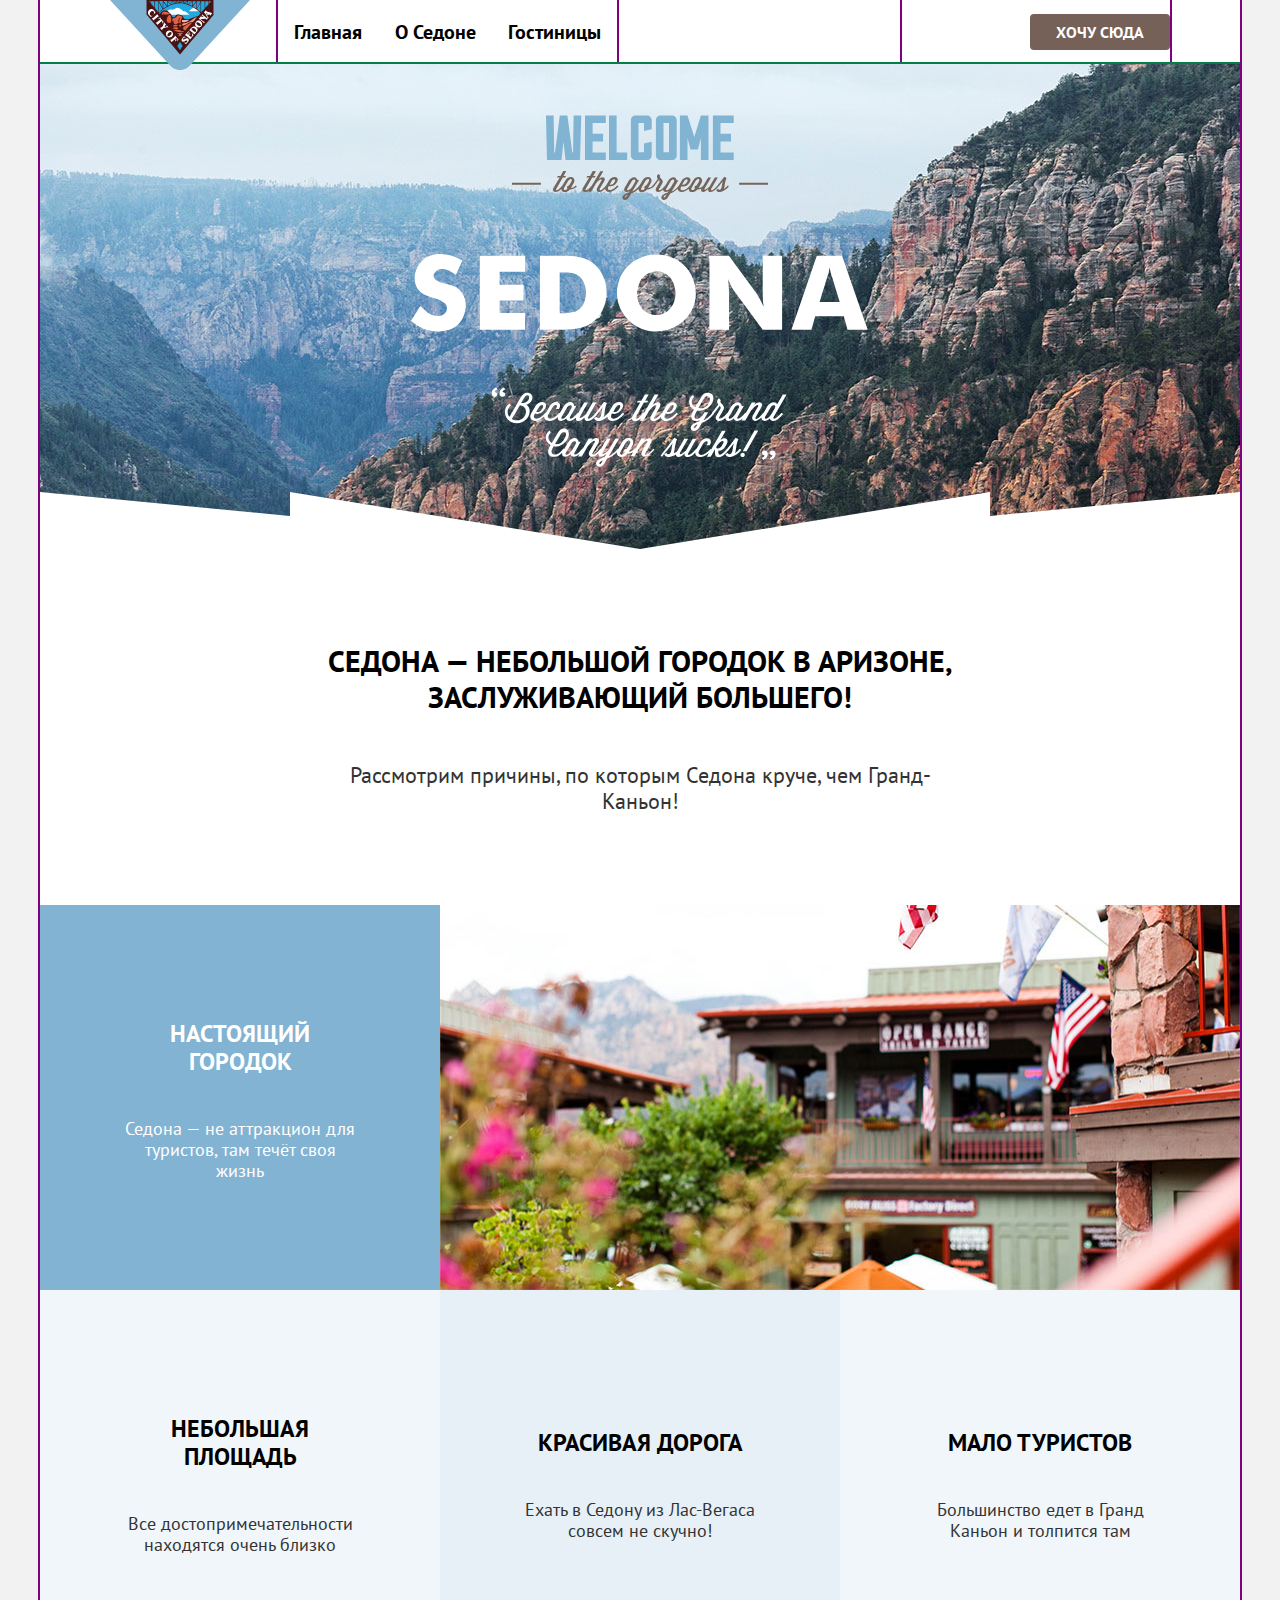
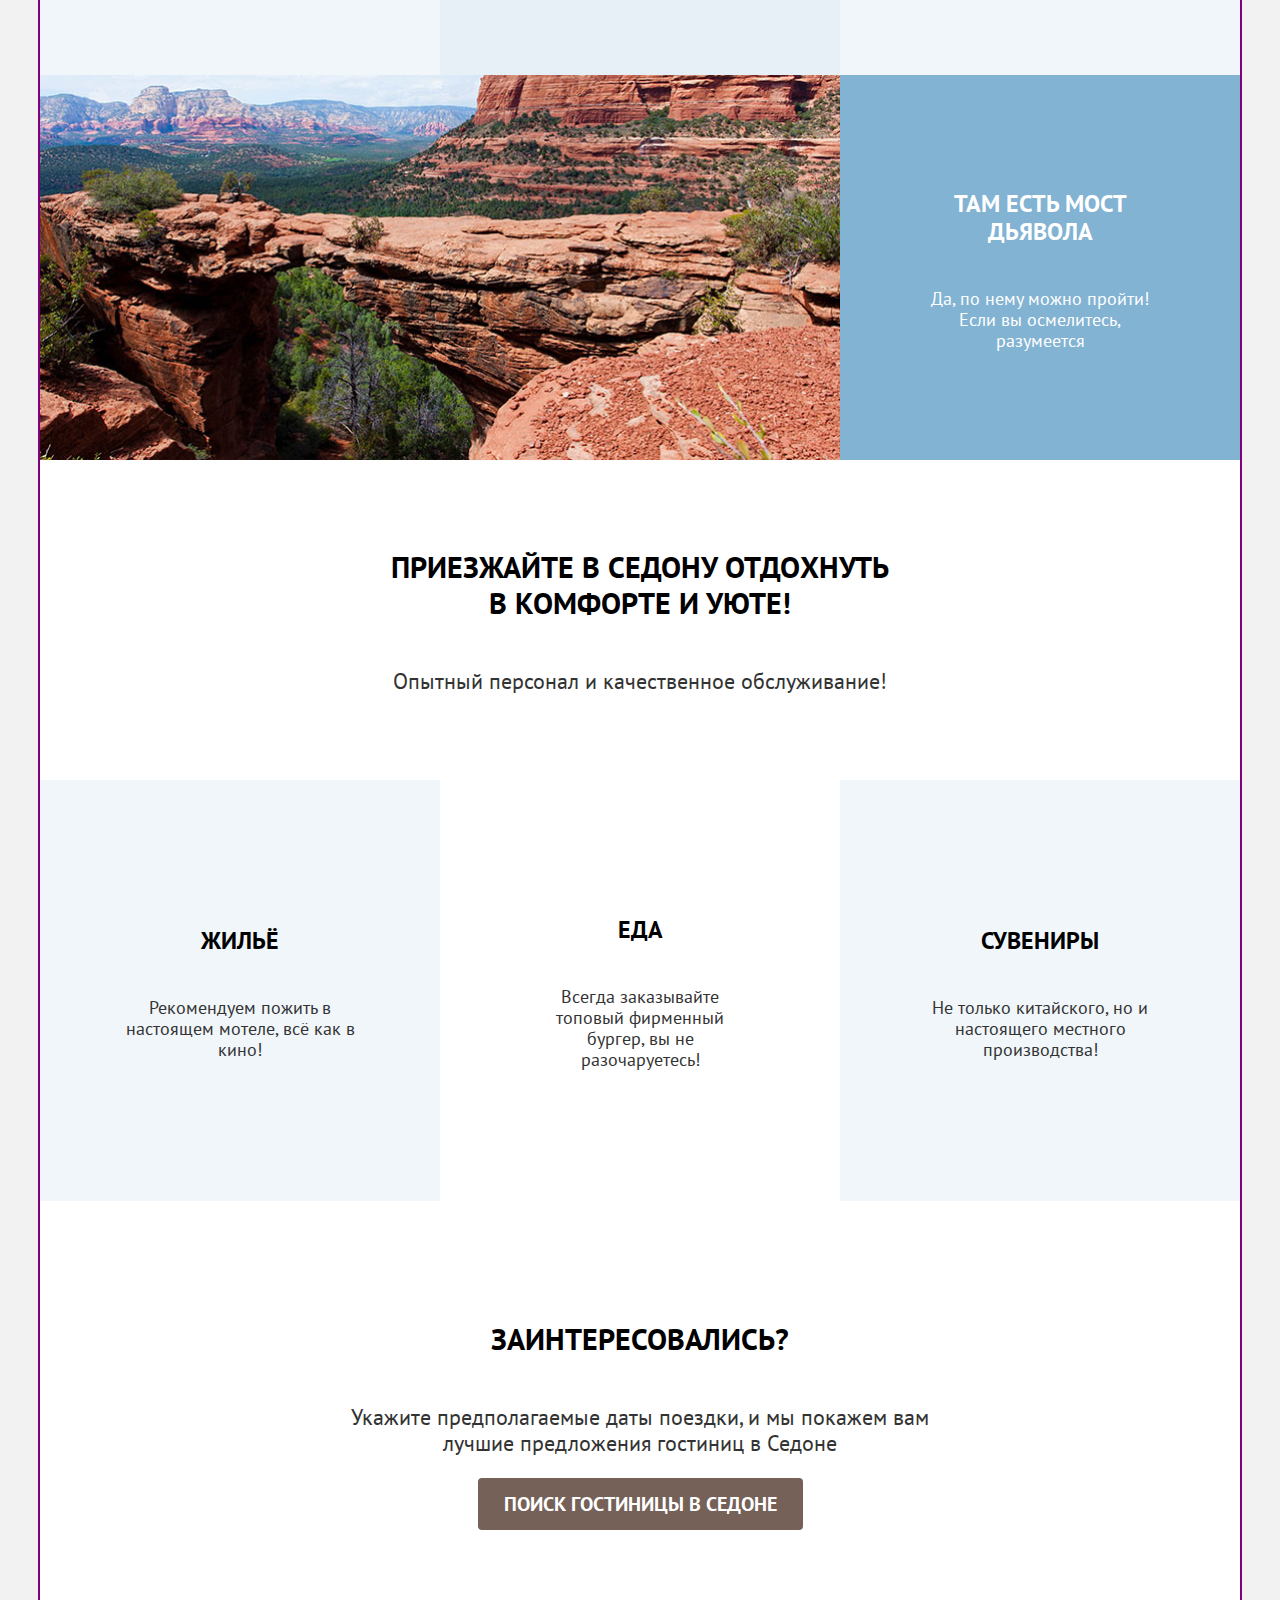
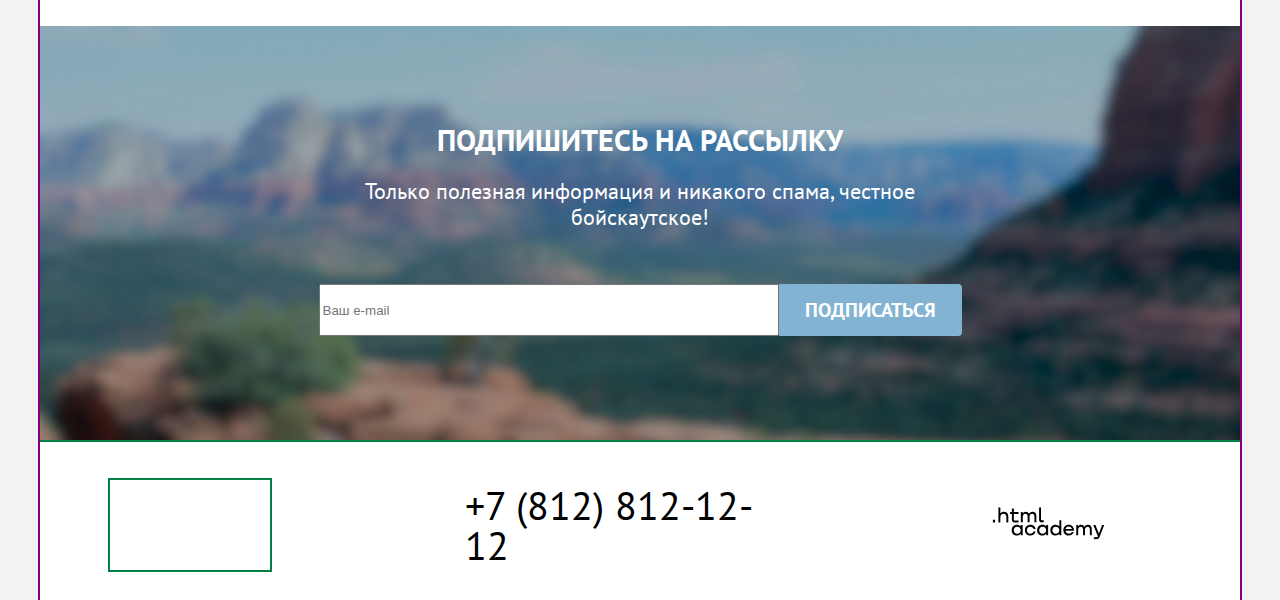
<file: 5/index.html>
<!DOCTYPE html>
<html lang="ru">

  <head>
    <meta charset="utf-8">
    <link type="Image/x-icon" href="img/favicon.png" rel="icon">
    <link href="styles/styles.css" rel="stylesheet">
    <title>HTML Academy: Седона</title>
    <base href="https://htmlacademy-htmlcss.github.io/2261489-sedona-36/5/">
</head>

  <body>
    <div class="body-container">
      <header class="page-header">
        <a class="navigation-logo" href="index.html">
          <img class="page-header-logo" alt="Логотип Седоны" src="img/logo-sedona.svg" width="140" height="70">
        </a>
        <nav class="navigation">
          <ul class="navigation-items">
            <li class="navigation-item">
              <a class="navigation-link" href="index.html">Главная</a>
            </li>
            <li class="navigation-item">
              <a class="navigation-link" href="about.html">О седоне</a>
            </li>
            <li class="navigation-item">
              <a class="navigation-link" href="hotels.html">Гостиницы</a>
            </li>
          </ul>
          <ul class="navigation-items navigation-user">
            <li class="navigation-item">
              <a class="navigation-link" href="#">
                <span class="visually-hidden">Поиск</span>
              </a>
            </li>
            <li class="navigation-item">
              <a class="navigation-link" href="#">
                <span class="visually-hidden">Избранное</span>
              </a>
            </li>
            <li class="navigation-item">
              <a class="button want-here" href="#">Хочу сюда</a>
            </li>
          </ul>
        </nav>
      </header>

      <main class="main-container main-index">
        <section class="welcome">
          <h1 class="visually-hidden">Welcome to Sedona</h1>
          <img class="main-welcome" src="img/welcome.svg"
            alt="Welcome to the gorgeous Sedona, because the Grand Canyon sucks" width="458" height="352">
        </section>

        <section class="advantages">
          <div class="advantages-main-title">
            <h2 class="title">Седона — небольшой городок в Аризоне, заслуживающий большего!</h2>
            <p class="reason">Рассмотрим причины, по которым Седона круче, чем Гранд-Каньон!</p>
          </div>
          <h2 class="visually-hidden">Преимущества Седоны</h2>
          <ul class="advantages-list">
            <li class="advantages-item advantages-item-wide">
              <h3 class="advantages-title-wide">Настоящий городок</h3>
              <p class="advantages-description">Седона — не аттракцион для туристов, там течёт своя жизнь</p>
            </li>
            <li class="advantages-photo-city">
              <img class="advantages-image" src="img/photo-1.jpg" width="800" height="385" alt="Фото городка">
            </li>
            <li class="advantages-item">
              <h3 class="advantages-title">Небольшая площадь</h3>
              <p class="advantages-description">Все достопримечательности находятся очень близко</p>
            </li>
            <li class="advantages-item">
              <h3 class="advantages-title">Красивая дорога</h3>
              <p class="advantages-description">Ехать в Седону из Лас-Вегаса совсем не скучно!</p>
            </li>
            <li class="advantages-item">
              <h3 class="advantages-title">Мало туристов</h3>
              <p class="advantages-description">Большинство едет в Гранд Каньон и толпится там</p>
            </li>
            <li class="advantages-item advantages-item-wide">
              <h3 class="advantages-title-wide">Там есть мост дьявола</h3>
              <p class="advantages-description-wide">Да, по нему можно пройти! Если вы осмелитесь, разумеется</p>
            </li>
            <li class="advantages-photo-bridge">
              <img class="advantages-image" src="img/photo-2.jpg" alt="Фото моста дьявола" width="800" height="385">
            </li>
          </ul>
        </section>

        <section class="features">
          <div class="features-main-title">
            <h2 class="title">Приезжайте в Седону отдохнуть в комфорте и уюте!</h2>
            <p class="title-description">Опытный персонал и качественное обслуживание!</p>
          </div>
          <ul class="features-list">
            <li class="features-item">
              <h3 class="features-title">Жильё</h3>
              <p class="features-description">Рекомендуем пожить в настоящем мотеле, всё как в кино!</p>
            </li>
            <li class="features-item">
              <h3 class="features-title">Еда</h3>
              <p class="features-description">Всегда заказывайте топовый фирменный бургер, вы не разочаруетесь!</p>
            </li>
            <li class="features-item">
              <h3 class="features-title">Сувениры</h3>
              <p class="features-description">Не только китайского, но и настоящего местного производства!</p>
            </li>
          </ul>
        </section>

        <section class="search-hotel">
          <div class="search-hotel-container">
            <h2 class="title">Заинтересовались?</h2>
            <p>Укажите предполагаемые даты поездки, и мы покажем вам лучшие предложения гостиниц в Седоне</p>
            <a class="button button-search-hotel" href="hotels.html">ПОИСК ГОСТИНИЦЫ В седоне</a>
          </div>
        </section>

        <section class="subscribe-index">
          <div class="subscribe-index-container">
            <h2>Подпишитесь на рассылку</h2>
            <p class="subscribe-description">Только полезная информация и никакого спама, честное бойскаутское!</p>
            <form class="subscribe-form" action="https://echo.htmlacademy.ru/" method="post">
              <input class="subscribe-input" type="email" name="email" placeholder="Ваш e-mail">
              <button class="button subscribe-button" type="submit">Подписаться</button>
            </form>
          </div>
        </section>
      </main>

      <footer class="page-footer">
        <section class="footer-contacts">
          <h2 class="visually-hidden">Контакты</h2>
          <div class="footer-contacts-container">
            <ul class="contacts-social-list">
              <li class="contacts-social-item">
                <a class="icon" href="https://vk.com/htmlacademy">
                  <span class="visually-hidden">Вконтакте</span>
                </a>
              </li>
              <li class="contacts-social-item">
                <a class="icon" href="https://t.me/htmlacademy">
                  <span class="visually-hidden">Telegram</span>
                </a>
              </li>
              <li class="contacts-social-item">
                <a class="icon" href="https://www.youtube.com/channel/UChUxTMjJGo-JDRY8pNTGL2g">
                  <span class="visually-hidden">Youtube</span>
                </a>
              </li>
            </ul>
            <P class="contacts-phone-number">
              <a class="phone-number" href=tel:+78128121212>+7 (812) 812-12-12</a>
            </P>
            <div class="contacts-htmlacademy-link">
              <a class="icon" href=https://htmlacademy.ru>
                <img src="img/logo-htmlacademy.svg" alt="HTML-Academy" width="115" height="33">
                <span class="visually-hidden">HTML-Academy</span>
              </a>
            </div>
          </div>
    </div>
    </section>
    </footer>
    </div>
  </body>

</html>
</file>
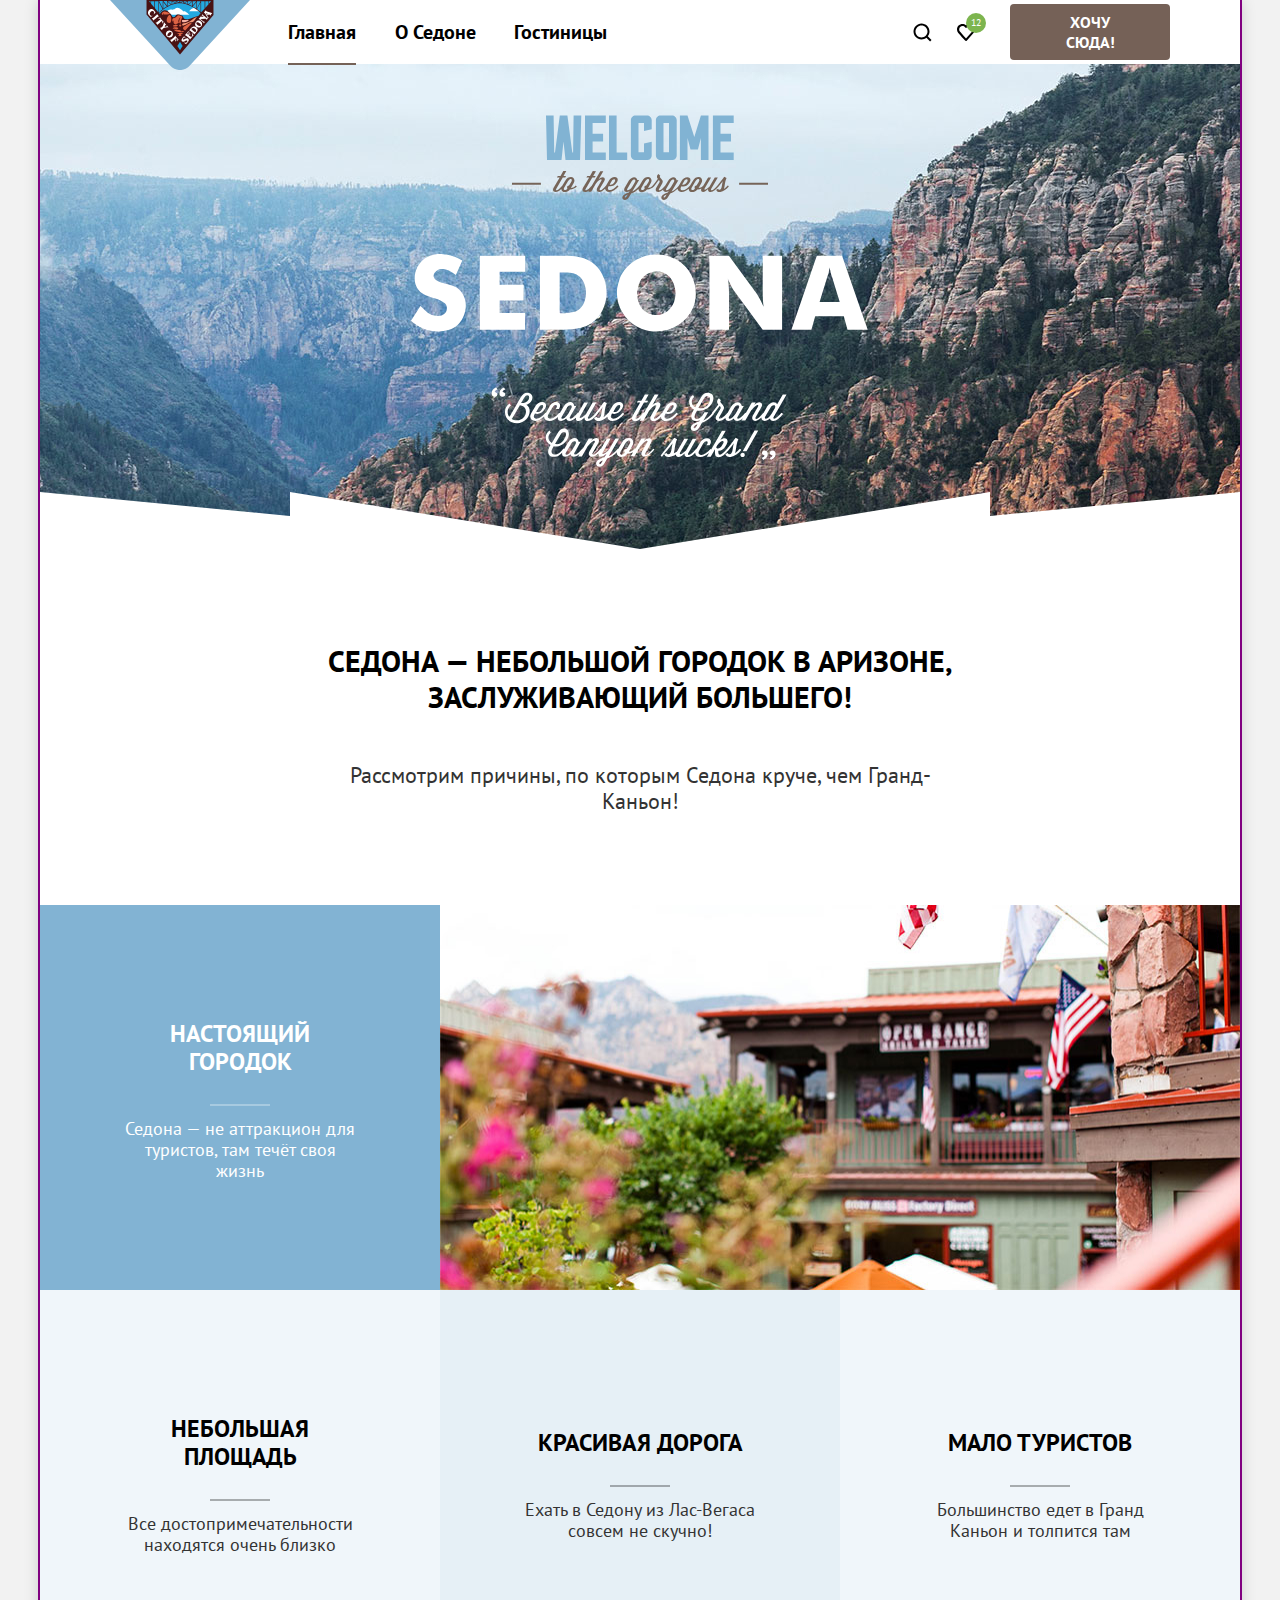
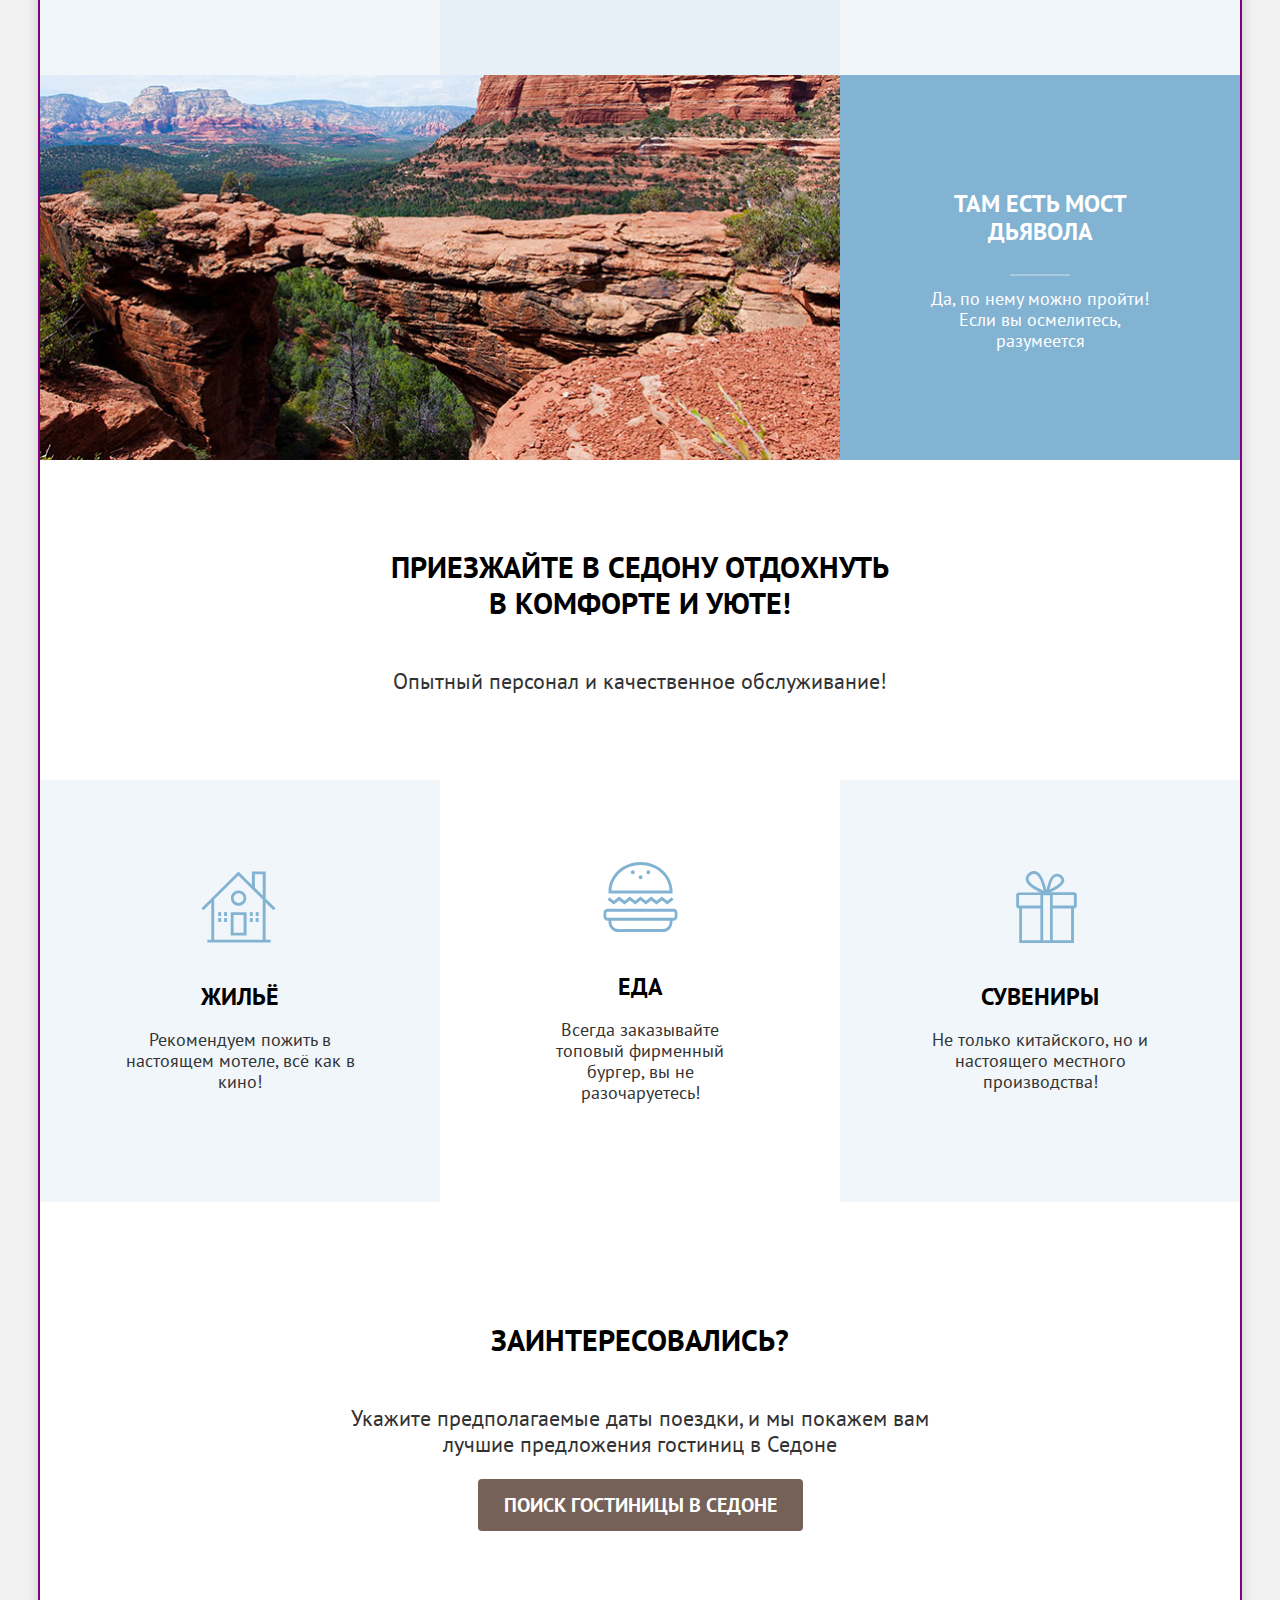
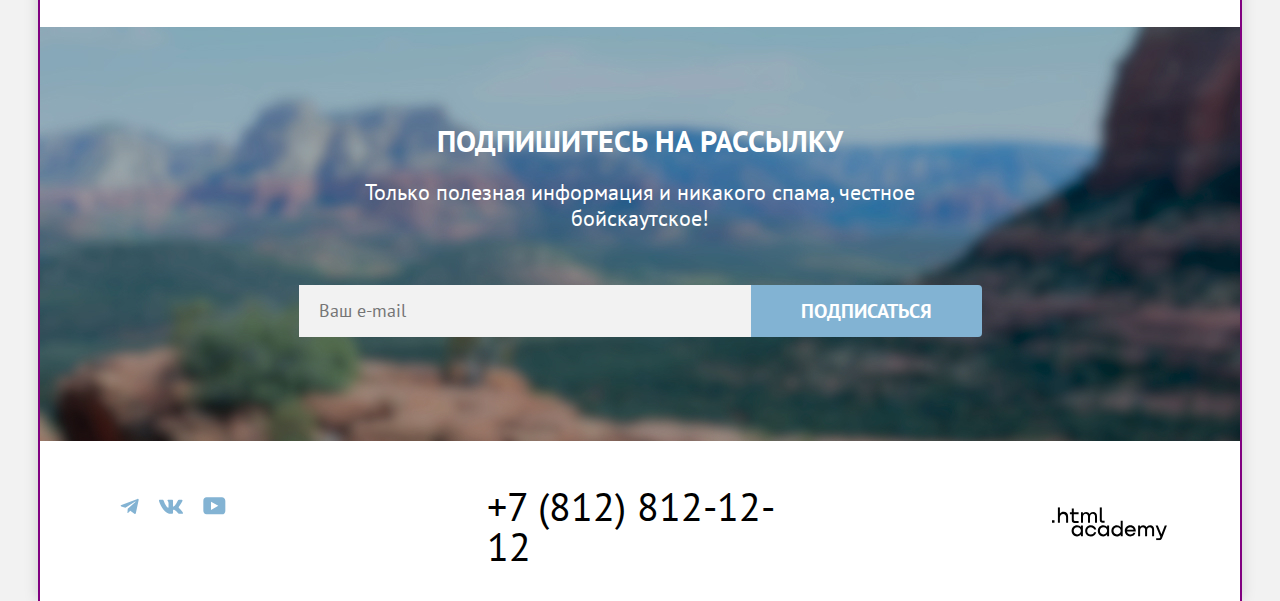
<file: 6/index.html>
<!DOCTYPE html>
<html lang="ru">

  <head>
    <meta charset="utf-8">
    <link type="Image/x-icon" href="img/favicon.png" rel="icon">
    <link href="styles/styles.css" rel="stylesheet">
    <title>HTML Academy: Седона</title>
    <base href="https://htmlacademy-htmlcss.github.io/2261489-sedona-36/6/">
</head>

  <body>
    <div class="body-container">
      <header class="page-header">
        <a class="navigation-logo" href="index.html">
          <img class="page-header-logo" alt="Логотип Седоны" src="img/logo-sedona.svg" width="140" height="70">
        </a>
        <nav class="navigation">
          <ul class="navigation-items">
            <li class="navigation-item">
              <a class="navigation-link navigation-link-current" href="index.html">Главная</a>
            </li>
            <li class="navigation-item">
              <a class="navigation-link" href="about.html">О седоне</a>
            </li>
            <li class="navigation-item">
              <a class="navigation-link" href="hotels.html">Гостиницы</a>
            </li>
          </ul>
          <ul class="navigation-items navigation-user">
            <li class="navigation-item">
              <a class="navigation-link search-icon" href="#">
                <span class="visually-hidden">Поиск</span>
              </a>
            </li>
            <li class="navigation-item">
              <a class="navigation-link favourites-icon" href="#">
                <span class="visually-hidden">Избранное</span>
                <span class="number-in-favourites">12</span>
              </a>
            </li>
            <li class="navigation-item">
              <a class="button want-here" href="#">Хочу сюда!</a>
            </li>
          </ul>
        </nav>
      </header>

      <main class="main-container main-index">
        <section class="welcome">
          <h1 class="visually-hidden">Welcome to Sedona</h1>
          <img class="main-welcome" src="img/welcome.svg"
            alt="Welcome to the gorgeous Sedona, because the Grand Canyon sucks" width="458" height="352">
        </section>

        <section class="advantages">
          <div class="advantages-main-title">
            <h2 class="title">Седона — небольшой городок в Аризоне, заслуживающий большего!</h2>
            <p class="reason">Рассмотрим причины, по которым Седона круче, чем Гранд-Каньон!</p>
          </div>
          <h2 class="visually-hidden">Преимущества Седоны</h2>
          <ul class="advantages-list">
            <li class="advantages-item advantages-item-wide">
              <h3 class="advantages-title-wide">Настоящий городок</h3>
              <p class="advantages-description">Седона — не аттракцион для туристов, там течёт своя жизнь</p>
            </li>
            <li class="advantages-photo-city">
              <img class="advantages-image" src="img/photo-1.jpg" width="800" height="385" alt="Фото городка">
            </li>
            <li class="advantages-item">
              <h3 class="advantages-title">Небольшая площадь</h3>
              <p class="advantages-description">Все достопримечательности находятся очень близко</p>
            </li>
            <li class="advantages-item">
              <h3 class="advantages-title">Красивая дорога</h3>
              <p class="advantages-description">Ехать в Седону из Лас-Вегаса совсем не скучно!</p>
            </li>
            <li class="advantages-item">
              <h3 class="advantages-title">Мало туристов</h3>
              <p class="advantages-description">Большинство едет в Гранд Каньон и толпится там</p>
            </li>
            <li class="advantages-item advantages-item-wide">
              <h3 class="advantages-title-wide">Там есть мост дьявола</h3>
              <p class="advantages-description-wide">Да, по нему можно пройти! Если вы осмелитесь, разумеется</p>
            </li>
            <li class="advantages-photo-bridge">
              <img class="advantages-image" src="img/photo-2.jpg" alt="Фото моста дьявола" width="800" height="385">
            </li>
          </ul>
        </section>

        <section class="features">
          <div class="features-main-title">
            <h2 class="title">Приезжайте в Седону отдохнуть в комфорте и уюте!</h2>
            <p class="title-description">Опытный персонал и качественное обслуживание!</p>
          </div>
          <ul class="features-list">
            <li class="features-item">
              <h3 class="features-title housing">Жильё</h3>
              <p class="features-description">Рекомендуем пожить в настоящем мотеле, всё как в кино!</p>
            </li>
            <li class="features-item">
              <h3 class="features-title food">Еда</h3>
              <p class="features-description">Всегда заказывайте топовый фирменный бургер, вы не разочаруетесь!</p>
            </li>
            <li class="features-item">
              <h3 class="features-title souvenirs">Сувениры</h3>
              <p class="features-description">Не только китайского, но и настоящего местного производства!</p>
            </li>
          </ul>
        </section>

        <section class="search-hotel">
          <div class="search-hotel-container">
            <h2 class="title">Заинтересовались?</h2>
            <p>Укажите предполагаемые даты поездки, и мы покажем вам лучшие предложения гостиниц в Седоне</p>
            <a class="button button-search-hotel" href="hotels.html">ПОИСК ГОСТИНИЦЫ В седоне</a>
          </div>
        </section>

        <section class="subscribe-index">
          <div class="subscribe-index-container">
            <h2>Подпишитесь на рассылку</h2>
            <p class="subscribe-description">Только полезная информация и никакого спама, честное бойскаутское!</p>
            <form class="subscribe-form" action="https://echo.htmlacademy.ru/" method="post">
              <input class="subscribe-input" type="email" name="email" placeholder="Ваш e-mail">
              <button class="button subscribe-button button-blue" type="submit">Подписаться</button>
            </form>
          </div>
        </section>
      </main>

      <footer class="page-footer">
        <section class="footer-contacts">
          <h2 class="visually-hidden">Контакты</h2>
          <div class="footer-contacts-container">
            <ul class="contacts-social-list">
              <li class="contacts-social-item">
                <a class="social-icon" href="https://t.me/htmlacademy">
                  <svg xmlns="http://www.w3.org/2000/svg" aria-hidden="true" focusable="false" width="19" height="16"
                    fill="none" viewBox="0 0 19 16">
                    <path fill="#83B3D3"
                      d="M17.452.956 1.507 7.104C.42 7.541.425 8.148 1.307 8.42l4.094 1.277 9.472-5.976c.447-.272.857-.126.52.173L7.72 10.818h-.001l.001.001-.282 4.22c.414 0 .596-.19.828-.414l1.989-1.934 4.136 3.055c.762.42 1.31.205 1.5-.706l2.715-12.795c.277-1.114-.426-1.618-1.153-1.29Z" />
                  </svg>
                  <span class="visually-hidden">Telegram</span>
                </a>
              </li>
              <li class="contacts-social-item">
                <a class="social-icon" href="https://vk.com/htmlacademy">
                  <svg xmlns="http://www.w3.org/2000/svg" aria-hidden="true" focusable="false" width="24" height="15"
                    fill="none" viewBox="0 0 24 15">
                    <path fill="#83B3D3" fill-rule="evenodd"
                      d="M23.45 1.804c.166-.546 0-.948-.795-.948H20.03c-.668 0-.976.347-1.143.73 0 0-1.335 3.196-3.226 5.272-.612.602-.89.793-1.224.793-.167 0-.418-.19-.418-.738V1.804c0-.656-.184-.948-.74-.948H9.15c-.417 0-.668.304-.668.593 0 .621.946.765 1.043 2.513V7.76c0 .833-.153.984-.487.984-.89 0-3.055-3.21-4.34-6.885-.25-.715-.501-1.003-1.172-1.003H.9c-.75 0-.9.347-.9.73 0 .682.89 4.07 4.145 8.551 2.17 3.06 5.225 4.72 8.008 4.72 1.669 0 1.875-.369 1.875-1.004V11.54c0-.737.158-.884.687-.884.39 0 1.057.192 2.615 1.667 1.78 1.75 2.073 2.533 3.075 2.533h2.625c.75 0 1.126-.368.91-1.096-.238-.724-1.088-1.775-2.215-3.022-.612-.71-1.53-1.475-1.81-1.858-.388-.49-.277-.71 0-1.147 0 0 3.2-4.426 3.534-5.929Z"
                      clip-rule="evenodd" />
                  </svg>
                  <span class="visually-hidden">Вконтакте</span>
                </a>
              </li>
              <li class="contacts-social-item">
                <a class="social-icon" href="https://www.youtube.com/channel/UChUxTMjJGo-JDRY8pNTGL2g">
                  <svg xmlns="http://www.w3.org/2000/svg" aria-hidden="true" focusable="false" width="23" height="18"
                    fill="none" viewBox="0 0 23 18">
                    <path fill="#83B3D3"
                      d="M18.94.356H3.507C1.647.356.333 1.95.333 3.756V13.85c0 1.913 1.314 3.506 3.174 3.506H19.16c1.642 0 3.174-1.593 3.174-3.4v-10.2c-.219-1.806-1.532-3.4-3.393-3.4ZM7.995 12.894V4.819l7.333 4.037-7.333 4.038Z" />
                  </svg>
                  <span class="visually-hidden">Youtube</span>
                </a>
              </li>
            </ul>
            <span class="contacts-phone-number">
              <a class="phone-number" href=tel:+78128121212>+7 (812) 812-12-12</a>
            </span>
            <div class="contacts-htmlacademy-link">
              <a class="htmlacademy-link" href=https://htmlacademy.ru>
                <svg xmlns="http://www.w3.org/2000/svg" width="115" height="34" fill="none" viewBox="0 0 115 34">
                  <g fill="#000" clip-path="url(#a)">
                    <path
                      d="M0 13.256v2.6h2.5v-2.6H0ZM11.6 4.856c-1.6 0-2.8.7-3.6 1.7h-.1v-6.2h-2v15.5h2v-5.3c0-2.1 1.3-3.6 3.3-3.6 1.8 0 2.9 1.4 2.9 3.2v5.7h2v-6.1c.1-3-1.8-4.9-4.5-4.9ZM26.6 5.156h-4.8v-3.7h-2v3.8h-1.9v2h1.9v6c0 1.7 1 2.7 2.7 2.7h4.1v-2h-3.7c-.7 0-1.1-.4-1.1-1.1v-5.7h4.8v-2ZM41.1 4.956c-1.6 0-2.9.8-3.5 2.1h-.1c-.6-1.2-1.8-2.1-3.4-2.1-1.4 0-2.5.8-3.1 1.8h-.1v-1.6H29v10.6h2v-5.4c0-2 1-3.5 2.6-3.5 1.5 0 2.4 1 2.4 2.6v6.3h2v-5.6c0-2.4 1.4-3.3 2.6-3.3 1.5 0 2.4 1 2.4 2.6v6.3h2v-6.5c.1-2.5-1.4-4.3-3.9-4.3ZM47.8 13.056c0 1.7 1 2.7 2.8 2.7h2v-2h-1.7c-.7 0-1.1-.4-1.1-1.1V.356h-2v12.7ZM28.9 20.056c-.9-1.1-2.2-1.8-3.9-1.8-3.1 0-5.4 2.3-5.4 5.6s2.3 5.6 5.4 5.6c1.8 0 3-.8 3.8-1.9h.1v1.6h2v-10.6h-2v1.5Zm-3.6 7.4c-2.2 0-3.6-1.6-3.6-3.6s1.4-3.6 3.6-3.6 3.6 1.6 3.6 3.6c0 1.9-1.4 3.6-3.6 3.6ZM44.2 22.356c-.5-2.4-2.6-4.1-5.4-4.1-3.4 0-5.6 2.5-5.6 5.6 0 3.1 2.2 5.6 5.6 5.6 2.8 0 4.9-1.8 5.4-4.2h-2.1c-.4 1.3-1.7 2.3-3.3 2.3-2.2 0-3.6-1.6-3.6-3.6s1.4-3.6 3.6-3.6c1.6 0 2.8 1 3.3 2.2h2.1v-.2ZM55.1 20.056c-.9-1.1-2.2-1.8-3.9-1.8-3.1 0-5.4 2.3-5.4 5.6s2.3 5.6 5.4 5.6c1.8 0 3-.8 3.8-1.9h.1v1.6h2v-10.6h-2v1.5Zm-3.6 7.4c-2.2 0-3.6-1.6-3.6-3.6s1.4-3.6 3.6-3.6 3.6 1.6 3.6 3.6c0 1.9-1.5 3.6-3.6 3.6ZM68.7 20.156c-.9-1.1-2.2-1.9-3.9-1.9-3.1 0-5.4 2.3-5.4 5.6s2.2 5.6 5.4 5.6c1.7 0 3-.8 3.8-1.8h.1v1.5h2v-15.4h-2v6.4Zm-3.6 7.3c-2.2 0-3.6-1.6-3.6-3.6s1.4-3.6 3.6-3.6 3.6 1.6 3.6 3.6c-.1 2-1.5 3.6-3.6 3.6ZM78.3 18.256c-3.3 0-5.5 2.5-5.5 5.6 0 3 2.1 5.6 5.5 5.6 2.5 0 4.5-1.3 5.2-3.6h-2.1c-.5 1-1.6 1.6-3 1.6-1.9 0-3.3-1.3-3.4-2.9h8.8c.2-3.6-2-6.3-5.5-6.3Zm0 1.9c1.7 0 3 1 3.3 2.6h-6.5c.3-1.5 1.5-2.6 3.2-2.6ZM98.2 18.256c-1.6 0-2.9.8-3.6 2h-.1c-.6-1.2-1.8-2-3.4-2-1.4 0-2.5.7-3.1 1.8v-1.5h-1.9v10.6h2v-5.4c0-2 1-3.4 2.6-3.5 1.5 0 2.4 1 2.4 2.6v6.3h2v-5.6c0-2.4 1.4-3.3 2.6-3.3 1.5 0 2.4 1 2.4 2.6v6.3h2v-6.5c.1-2.6-1.4-4.4-3.9-4.4ZM109.4 27.356l-3.6-8.9h-2.2l4.8 11.6c-.3.9-.7 1.2-1.7 1.2h-2.5v2h2.5c1.8 0 2.8-.8 3.5-2.6l4.7-12.2h-2.1l-3.4 8.9Z" />
                  </g>
                  <defs>
                    <clipPath id="a">
                      <path fill="#fff" d="M0 .356h115v33H0z" />
                    </clipPath>
                  </defs>
                </svg>
                <span class="visually-hidden">HTML-Academy</span>
              </a>
            </div>
          </div>
    </div>
    </section>
    </footer>

    <div class="modal-container modal-container-close">
      <div class="modal modal-search-form">
        <button class="modal-close-button" type="button">
          <span class="visually-hidden">Закрыть</span>
        </button>
        <section class="modal-content">
          <h2 class="title modal-title">Поиск гостиницы в Седоне</h2>
          <form class="search-form" action="https://echo.htmlacademy.ru" method="get">
            <label class="date-in" for="arrival-date">Дата заезда:</label>
            <input class="arrival-date" type="text" id="arrival-date" name="arrival-date" placeholder="Укажите дату" value="27 апреля 2020">
            <span class="error-message">Мы не можем отправить вас в прошлое.</span>
            <label class="date-out" for="departure-date">Дата выезда:</label>
            <input class="departure-date" type="text" id="departure-date" name="departure-date" placeholder="Укажите дату" value="1 сентября 2021">
            <span class="confirm-message">На эти даты есть свободные номера. Пока есть.</span>
            <label class="adults" for="adults">Взрослые:</label>
            <div class="quantity">
              <button class="quantity-minus-button" type="button">
                <svg xmlns="http://www.w3.org/2000/svg" width="20" height="20" fill="none" viewBox="0 0 20 20"><path fill="#756157" fill-opacity=".3" d="M3 9v2h14V9H3Z"/></svg>
                <span class="visually-hidden">-</span>
              </button>
              <input class="adults-number" type="number" id="adults" name="adults" value="2">
              <button class="quantity-plus-button" type="button">
                <svg xmlns="http://www.w3.org/2000/svg" width="20" height="20" fill="none" viewBox="0 0 20 20"><path fill="#756157" fill-opacity=".3" d="M17 9h-6V3H9v6H3v2h6v6h2v-6h6V9Z"/></svg>
                <span class="visually-hidden">+</span>
              </button>
            </div>
            <span class="form-label">
              <label class="childs" for="childs">Дети:</label>
              <span class="tooltip">
                <button class="tooltip-toggle" type="button">
                  <svg class="tooltip-icon" xmlns="http://www.w3.org/2000/svg" width="26" height="26" fill="none"
                    viewBox="0 0 26 26">
                    <circle cx="13" cy="13" r="13" fill="#83B3D3" />
                    <path fill="#fff" fill-rule="evenodd" d="M12 7h2v2h-2V7Zm2 12h-2v-9h2v9Z" clip-rule="evenodd" />
                  </svg>
                </button>
                <span class="tooltip-text">Укажите количество детей, которые будут с вами, возраст которых от 6 до 18
                  лет. Дети до 6 лет размещаются бесплатно.
                </span>
              </span>
            </span>
            <div class="quantity">
              <button class="quantity-minus-button" type="button">
                <svg xmlns="http://www.w3.org/2000/svg" width="20" height="20" fill="none" viewBox="0 0 20 20"><path fill="#756157" fill-opacity=".3" d="M3 9v2h14V9H3Z"/></svg>
                <span class="visually-hidden">-</span>
              </button>
              <input class="childs-number" type="number" id="childs" name="childs" value="2">
              <button class="quantity-plus-button" type="button">
                <svg xmlns="http://www.w3.org/2000/svg" width="20" height="20" fill="none" viewBox="0 0 20 20"><path fill="#756157" fill-opacity=".3" d="M17 9h-6V3H9v6H3v2h6v6h2v-6h6V9Z"/></svg>
                <span class="visually-hidden">+</span>
              </button>
            </div>
            <button class="button form-button-search" type="submit">Найти</button>
          </form>
        </section>
      </div>
    </div>
    </div>


  </body>

</html>
</file>
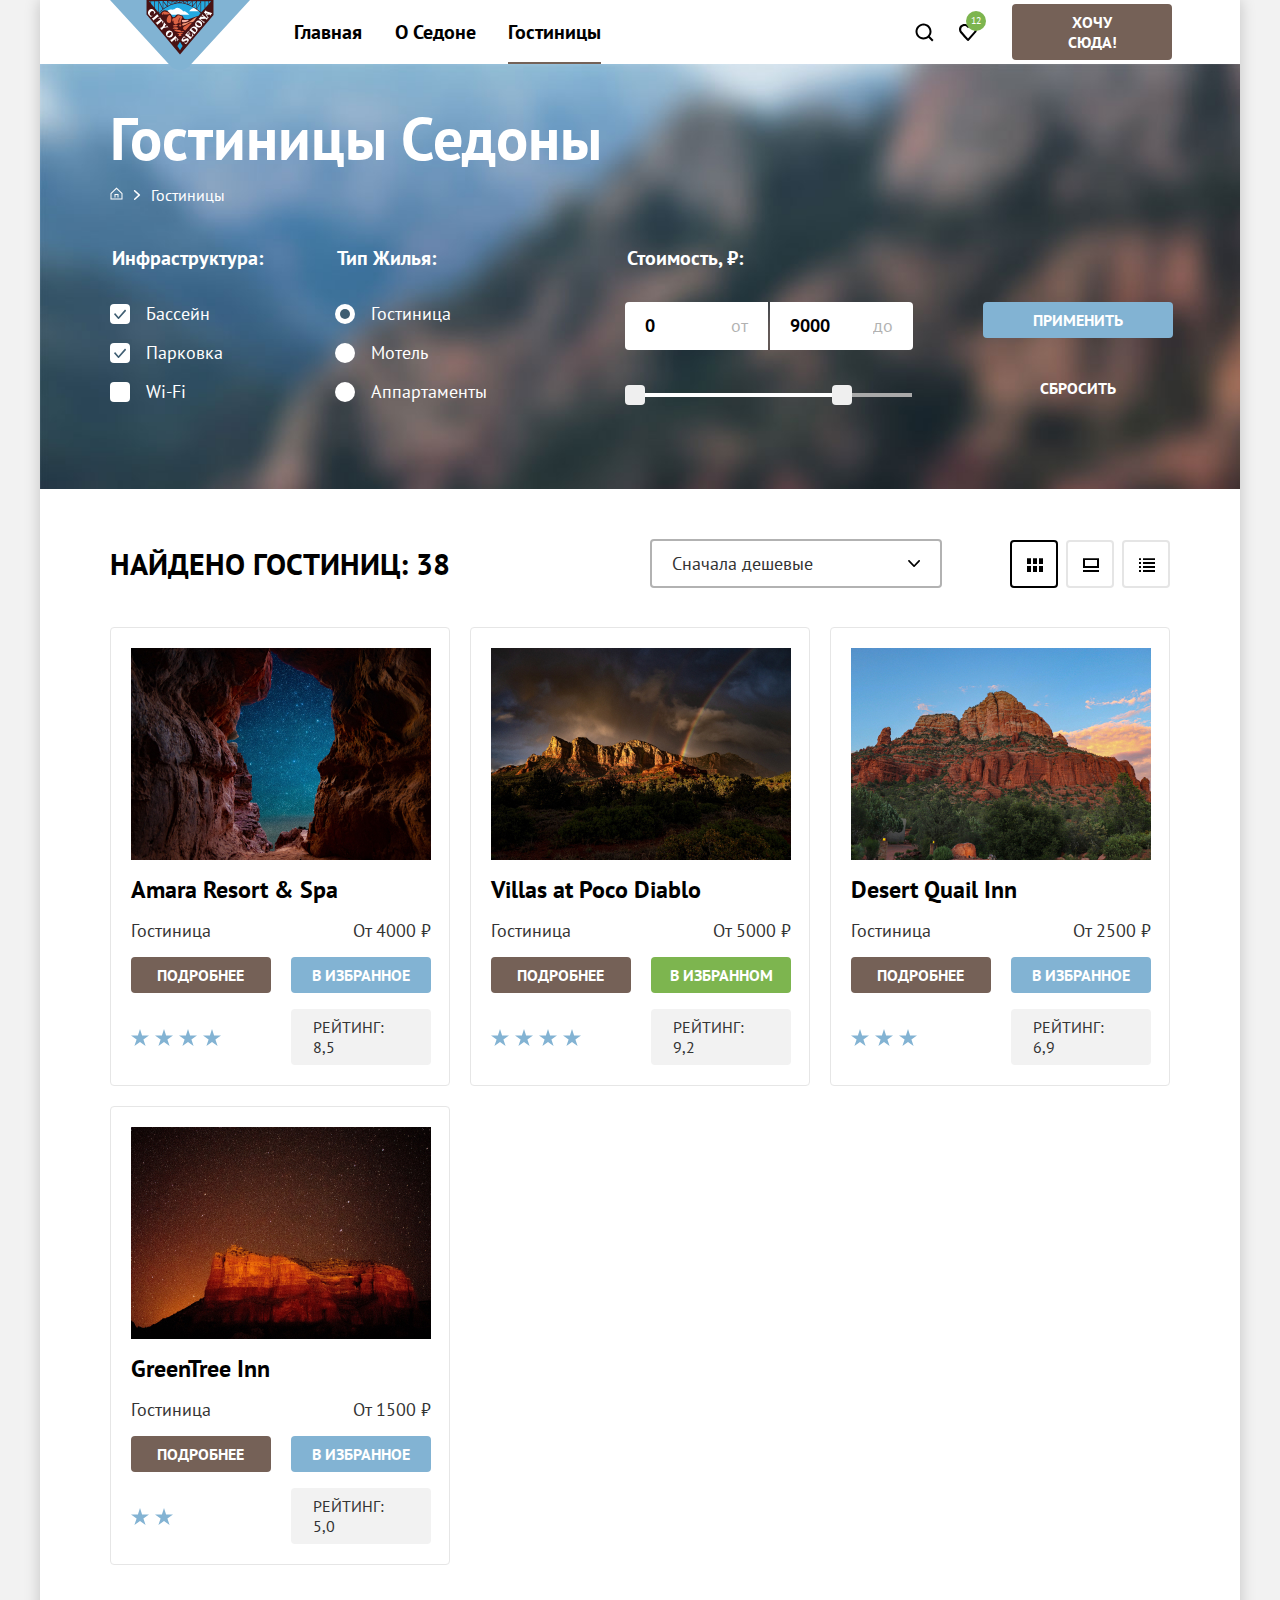
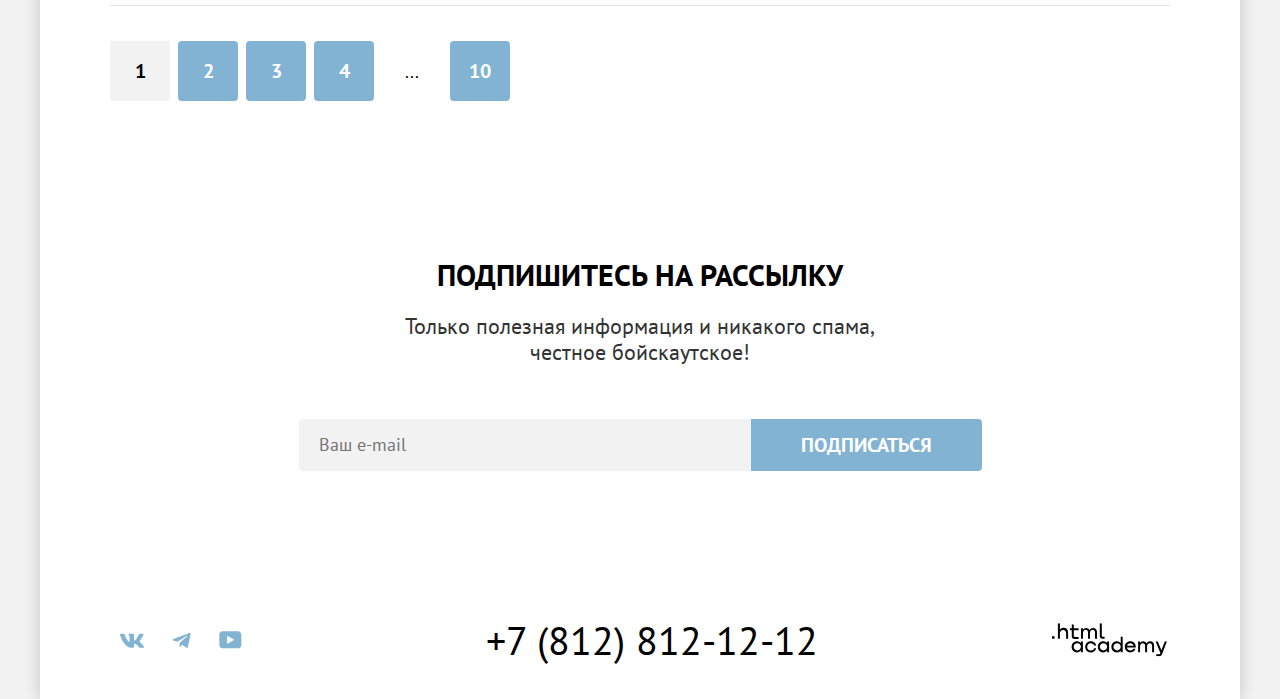
<file: hotels.html>
<!DOCTYPE html>
<html lang="ru">

  <head>
    <meta charset="utf-8">
    <link rel="icon" href="favicon.ico">
    <link href="styles/styles.css" rel="stylesheet">
    <title>Каталог</title>
  </head>

  <body>
    <div class="body-container">
      <header class="page-header">
        <a class="navigation-logo" href="index.html">
          <img class="page-header-logo" alt="Логотип Седоны." src="img/logo-sedona.svg" width="140" height="70">
        </a>
        <nav class="navigation">
          <ul class="navigation-items navigation-items-main">
            <li class="navigation-item">
              <a class="navigation-link" href="index.html">Главная</a>
            </li>
            <li class="navigation-item">
              <a class="navigation-link" href="about.html">О седоне</a>
            </li>
            <li class="navigation-item">
              <a class="navigation-link navigation-link-current" href="hotels.html">Гостиницы</a>
            </li>
          </ul>
          <ul class="navigation-items navigation-user">
            <li class="navigation-item">
              <a class="navigation-link search-icon" href="#">
                <span class="visually-hidden">Поиск</span>
              </a>
            </li>
            <li class="navigation-item">
              <a class="navigation-link favourites-icon" href="#">
                <span class="visually-hidden">Избранное</span>
                <span class="number-in-favourites">12</span>
              </a>
            </li>
            <li class="navigation-item">
              <a class="button want-here" href="#">Хочу сюда!</a>
            </li>
          </ul>
        </nav>
      </header>

      <main class="main-container main-inner">
        <section class="sedona-hotels">
          <h1>Гостиницы Седоны</h1>
          <ul class="breadcrumbs">
            <li class="breadcrumbs-item">
              <a class="breadcrumbs-link main-link" href="index.html">
                <span class="visually-hidden">На главную</span>
              </a>
            </li>
            <li class="breadcrumbs-item">
              <a class="breadcrumbs-link">Гостиницы</a>
            </li>
          </ul>

          <form class="hotels-filter" action="https://echo.htmlacademy.ru" method="get">
            <h2 class="visually-hidden">Фильтр гостиниц</h2>
            <fieldset class="hotels-filter-group">
              <legend class="infrastructure">Инфраструктура:</legend>
              <ul class="hotels-filter-list">
                <li class="hotels-filter-item">
                  <label class="control">
                    <input class="control-input visually-hidden" type="checkbox" name="swimming-pool" checked>
                    <span class="control-mark"></span>
                    <span class="control-label">Бассейн</span>
                  </label>
                </li>
                <li class="hotels-filter-item">
                  <label class="control">
                    <input class="control-input visually-hidden" type="checkbox" name="parking" checked>
                    <span class="control-mark"></span>
                    <span class="control-label">Парковка</span>
                  </label>
                </li>
                <li>
                  <label class="control">
                    <input class="control-input visually-hidden" type="checkbox" name="wi-fi">
                    <span class="control-mark"></span>
                    <span class="control-label">Wi-Fi</span>
                  </label>
                </li>
              </ul>
            </fieldset>

            <fieldset class="hotels-filter-group">
              <legend class="housing-type">Тип жилья:</legend>
              <ul class="hotels-filter-list">
                <li class="hotels-filter-item">
                  <label class="control">
                    <input class="control-input visually-hidden" type="radio" name="hotel-group" value="hotel" checked>
                    <span class="control-mark"></span>
                    <span class="control-label">Гостиница</span>
                  </label>
                </li>
                <li class="hotels-filter-item">
                  <label class="control">
                    <input class="control-input visually-hidden" type="radio" name="hotel-group" value="motel">
                    <span class="control-mark"></span>
                    <span class="control-label">Мотель</span>
                  </label>
                </li>
                <li class="hotels-filter-item">
                  <label class="control">
                    <input class="control-input visually-hidden" type="radio" name="hotel-group" value="appartment">
                    <span class="control-mark"></span>
                    <span class="control-label">Аппартаменты</span>
                  </label>
                </li>
              </ul>
            </fieldset>

            <fieldset class="catalog-price-range">
              <legend class="catalog-filter-title">Стоимость, ₽:</legend>
              <div class="range">
                <div class="range-price">
                  <label class="price-from">
                    <input class="price-from-text" type="number" name="price-from" value="0">
                    <span>от</span>
                  </label>
                  <label class="price-to">
                    <input class="price-to-text" type="number" name="price-to" value="9000">
                    <span>до</span>
                  </label>
                </div>
              </div>
              <div class="range">
                <div class="range-scale">
                  <div class="range-bar">
                    <button class="range-toggle toggle-min" type="button">
                      <span class="visually-hidden">Минимальная цена</span>
                    </button>
                    <button class="range-toggle toggle-max" type="button">
                      <span class="visually-hidden">Максимальная цена</span>
                    </button>
                  </div>
                </div>
              </div>


            </fieldset>

            <div class="hotels-filter-buttons">
              <button class="button button-apply button-blue" type="submit">Применить</button>
              <button class="button button-reset" type="reset">Сбросить</button>
            </div>
          </form>
        </section>

        <section class="hotels-catalog">
          <div class="hotels-catalog-view">
            <h2 class="title results-title">Найдено гостиниц: 38</h2>
            <select class="select-control" aria-label="Сортировка">
              <option value="cheap">Сначала дешевые</option>
              <option value="expensive">Сначала дорогие</option>
              <option value="popular">Сначала популярные</option>
            </select>
            <a class="view-variant view-variant-tile view-variant-current" href="#">
              <span class="visually-hidden">Плитка</span>
              <svg xmlns="http://www.w3.org/2000/svg" aria-hidden="true" focusable="false" width="16" height="14"
                fill="none" viewBox="0 0 16 14">
                <g fill="#000" clip-path="url(#a)">
                  <path d="M4 0H0v6h4V0ZM16 0h-4v6h4V0ZM10 0H6v6h4V0ZM4 8H0v6h4V8ZM16 8h-4v6h4V8ZM10 8H6v6h4V8Z" />
                </g>
                <defs>
                  <clipPath id="view-variant-tile">
                    <path fill="#fff" d="M0 0h16v14H0z" />
                  </clipPath>
                </defs>
              </svg>
            </a>
            <a class="view-variant view-variant-slideshow" href="#">
              <span class="visually-hidden">Слайд-шоу</span>
              <svg xmlns="http://www.w3.org/2000/svg" aria-hidden="true" focusable="false" width="16" height="14"
                fill="none" viewBox="0 0 16 14">
                <g fill="#000" clip-path="url(#a)">
                  <path d="M16 12H0v2h16v-2ZM14 2v6H2V2h12Zm2-2H0v10h16V0Z" />
                </g>
                <defs>
                  <clipPath id="view-variant-slideshow">
                    <path fill="#fff" d="M0 0h16v14H0z" />
                  </clipPath>
                </defs>
              </svg>
            </a>
            <a class="view-variant view-variant-list" href="#">
              <span class="visually-hidden">Список</span>
              <svg xmlns="http://www.w3.org/2000/svg" aria-hidden="true" focusable="false" width="16" height="14"
                fill="none" viewBox="0 0 16 14">
                <g fill="#000" clip-path="url(#a)">
                  <path
                    d="M2 0H0v2h2V0ZM16 0H4v2h12V0ZM2 4H0v2h2V4ZM16 4H4v2h12V4ZM2 8H0v2h2V8ZM16 8H4v2h12V8ZM2 12H0v2h2v-2ZM16 12H4v2h12v-2Z" />
                </g>
                <defs>
                  <clipPath id="view-variant-list">
                    <path fill="#fff" d="M0 0h16v14H0z" />
                  </clipPath>
                </defs>
              </svg>
            </a>
          </div>

          <ul class="hotels-list">
            <li class="hotel-card">
              <a class="hotel-card-link" href="#">
                <img src="img/hotel-1.jpg" width="300" height="212" alt="">
                <h3 class="hotel-card-title">Amara Resort & Spa</h3>
              </a>
              <span>Гостиница</span>
              <span class="price">От 4000 ₽</span>
              <a class="button button-detail" href="#">Подробнее</a>
              <button class="button button-to-favorites button-blue" type="button">В избранное</button>
              <div class="stars-wrapper">
                <span class="star"></span>
                <span class="star"></span>
                <span class="star"></span>
                <span class="star"></span>
              </div>
              <span class="button rating-text">Рейтинг: 8,5</span>
            </li>
            <li class="hotel-card">
              <a class="hotel-card-link" href="#">
                <img src="img/hotel-2.jpg" width="300" height="212" alt="">
                <h3 class="hotel-card-title">Villas at Poco Diablo</h3>
              </a>
              <span>Гостиница</span>
              <span class="price">От 5000 ₽</span>
              <a class="button button-detail" href="#">Подробнее</a>
              <button class="button button-in-favorites button-green">В избранном</button>
              <div class="stars-wrapper">
                <span class="star"></span>
                <span class="star"></span>
                <span class="star"></span>
                <span class="star"></span>
              </div>
              <span class="button rating-text">Рейтинг: 9,2</span>
            </li>
            <li class="hotel-card">
              <a class="hotel-card-link" href="#">
                <img src="img/hotel-3.jpg" width="300" height="212" alt="">
                <h3 class="hotel-card-title">Desert Quail Inn</h3>
              </a>
              <span>Гостиница</span>
              <span class="price">От 2500 ₽</span>
              <a class="button button-detail" href="#">Подробнее</a>
              <button class="button button-to-favorites button-blue" type="button">В избранное</button>
              <div class="stars-wrapper">
                <span class="star"></span>
                <span class="star"></span>
                <span class="star"></span>
              </div>
              <span class="button rating-text">Рейтинг: 6,9</span>
            </li>
            <li class="hotel-card">
              <a class="hotel-card-link" href="#">
                <img src="img/hotel-4.jpg" width="300" height="212" alt="">
                <h3 class="hotel-card-title">GreenTree Inn</h3>
              </a>
              <span>Гостиница</span>
              <span class="price">От 1500 ₽</span>
              <a class="button button-detail" href="#">Подробнее</a>
              <button class="button button-to-favorites button-blue" type="button">В избранное</button>
              <div class="stars-wrapper">
                <span class="star"></span>
                <span class="star"></span>
              </div>
              <span class="button rating-text">Рейтинг: 5,0</span>
            </li>
          </ul>
          <ol class="pagination">
            <li class="pagination-item pagination-current">
              <a class="pagination-link pagination-current" href="#">1</a>
            </li>
            <li class="pagination-item">
              <a class="pagination-link" href="#">2</a>
            </li>
            <li class="pagination-item">
              <a class="pagination-link" href="#">3</a>
            </li>
            <li class="pagination-item">
              <a class="pagination-link" href="#">4</a>
            </li>
            <li class="pagination-item">
              <span>...</span>
            </li>
            <li class="pagination-item">
              <a class="pagination-link" href="#">10</a>
            </li>
          </ol>
        </section>
        <section class="subscribe-hotels">
          <div class="subscribe-hotels-container">
            <h2 class="title">Подпишитесь на рассылку</h2>
            <p class="subscribe-description-hotels">Только полезная информация и никакого спама,<br> честное
              бойскаутское!</p>
            <form class="subscribe-form" action="https://echo.htmlacademy.ru/" method="post">
              <label class="visually-hidden" for="newsletter-subscribe">Подписаться на рассылку</label>
              <input class="subscribe-input" type="email" id="newsletter-subscribe" name="email" placeholder="Ваш e-mail" required>
              <button class="button subscribe-button button-blue" type="submit">Подписаться</button>
            </form>
          </div>
        </section>
      </main>

      <footer class="page-footer">
        <section class="footer-contacts">
          <h2 class="visually-hidden">Контакты</h2>
          <div class="footer-contacts-container">
            <ul class="contacts-social-list">
              <li class="contacts-social-item">
                <a class="social-icon" href="https://vk.com/htmlacademy">
                  <svg xmlns="http://www.w3.org/2000/svg" aria-hidden="true" focusable="false" width="24" height="15"
                    fill="none" viewBox="0 0 24 15">
                    <path fill="#83B3D3" fill-rule="evenodd"
                      d="M23.45 1.804c.166-.546 0-.948-.795-.948H20.03c-.668 0-.976.347-1.143.73 0 0-1.335 3.196-3.226 5.272-.612.602-.89.793-1.224.793-.167 0-.418-.19-.418-.738V1.804c0-.656-.184-.948-.74-.948H9.15c-.417 0-.668.304-.668.593 0 .621.946.765 1.043 2.513V7.76c0 .833-.153.984-.487.984-.89 0-3.055-3.21-4.34-6.885-.25-.715-.501-1.003-1.172-1.003H.9c-.75 0-.9.347-.9.73 0 .682.89 4.07 4.145 8.551 2.17 3.06 5.225 4.72 8.008 4.72 1.669 0 1.875-.369 1.875-1.004V11.54c0-.737.158-.884.687-.884.39 0 1.057.192 2.615 1.667 1.78 1.75 2.073 2.533 3.075 2.533h2.625c.75 0 1.126-.368.91-1.096-.238-.724-1.088-1.775-2.215-3.022-.612-.71-1.53-1.475-1.81-1.858-.388-.49-.277-.71 0-1.147 0 0 3.2-4.426 3.534-5.929Z"
                      clip-rule="evenodd" />
                  </svg>
                  <span class="visually-hidden">Вконтакте</span>
                </a>
              </li>
              <li class="contacts-social-item">
                <a class="social-icon" href="https://t.me/htmlacademy">
                  <svg xmlns="http://www.w3.org/2000/svg" aria-hidden="true" focusable="false" width="19" height="16"
                    fill="none" viewBox="0 0 19 16">
                    <path fill="#83B3D3"
                      d="M17.452.956 1.507 7.104C.42 7.541.425 8.148 1.307 8.42l4.094 1.277 9.472-5.976c.447-.272.857-.126.52.173L7.72 10.818h-.001l.001.001-.282 4.22c.414 0 .596-.19.828-.414l1.989-1.934 4.136 3.055c.762.42 1.31.205 1.5-.706l2.715-12.795c.277-1.114-.426-1.618-1.153-1.29Z" />
                  </svg>
                  <span class="visually-hidden">Telegram</span>
                </a>
              </li>
              <li class="contacts-social-item">
                <a class="social-icon" href="https://www.youtube.com/channel/UChUxTMjJGo-JDRY8pNTGL2g">
                  <svg xmlns="http://www.w3.org/2000/svg" aria-hidden="true" focusable="false" width="23" height="18"
                    fill="none" viewBox="0 0 23 18">
                    <path fill="#83B3D3"
                      d="M18.94.356H3.507C1.647.356.333 1.95.333 3.756V13.85c0 1.913 1.314 3.506 3.174 3.506H19.16c1.642 0 3.174-1.593 3.174-3.4v-10.2c-.219-1.806-1.532-3.4-3.393-3.4ZM7.995 12.894V4.819l7.333 4.037-7.333 4.038Z" />
                  </svg>
                  <span class="visually-hidden">Youtube</span>
                </a>
              </li>
            </ul>
            <P class="contacts-phone-number">
              <a class="phone-number" href=tel:+78128121212>+7 (812) 812-12-12</a>
            </P>
            <div class="contacts-htmlacademy-link">
              <a class="htmlacademy-link" href=https://htmlacademy.ru>
                <svg xmlns="http://www.w3.org/2000/svg" width="115" height="34" fill="none" viewBox="0 0 115 34">
                  <g fill="#000" clip-path="url(#a)">
                    <path
                      d="M0 13.256v2.6h2.5v-2.6H0ZM11.6 4.856c-1.6 0-2.8.7-3.6 1.7h-.1v-6.2h-2v15.5h2v-5.3c0-2.1 1.3-3.6 3.3-3.6 1.8 0 2.9 1.4 2.9 3.2v5.7h2v-6.1c.1-3-1.8-4.9-4.5-4.9ZM26.6 5.156h-4.8v-3.7h-2v3.8h-1.9v2h1.9v6c0 1.7 1 2.7 2.7 2.7h4.1v-2h-3.7c-.7 0-1.1-.4-1.1-1.1v-5.7h4.8v-2ZM41.1 4.956c-1.6 0-2.9.8-3.5 2.1h-.1c-.6-1.2-1.8-2.1-3.4-2.1-1.4 0-2.5.8-3.1 1.8h-.1v-1.6H29v10.6h2v-5.4c0-2 1-3.5 2.6-3.5 1.5 0 2.4 1 2.4 2.6v6.3h2v-5.6c0-2.4 1.4-3.3 2.6-3.3 1.5 0 2.4 1 2.4 2.6v6.3h2v-6.5c.1-2.5-1.4-4.3-3.9-4.3ZM47.8 13.056c0 1.7 1 2.7 2.8 2.7h2v-2h-1.7c-.7 0-1.1-.4-1.1-1.1V.356h-2v12.7ZM28.9 20.056c-.9-1.1-2.2-1.8-3.9-1.8-3.1 0-5.4 2.3-5.4 5.6s2.3 5.6 5.4 5.6c1.8 0 3-.8 3.8-1.9h.1v1.6h2v-10.6h-2v1.5Zm-3.6 7.4c-2.2 0-3.6-1.6-3.6-3.6s1.4-3.6 3.6-3.6 3.6 1.6 3.6 3.6c0 1.9-1.4 3.6-3.6 3.6ZM44.2 22.356c-.5-2.4-2.6-4.1-5.4-4.1-3.4 0-5.6 2.5-5.6 5.6 0 3.1 2.2 5.6 5.6 5.6 2.8 0 4.9-1.8 5.4-4.2h-2.1c-.4 1.3-1.7 2.3-3.3 2.3-2.2 0-3.6-1.6-3.6-3.6s1.4-3.6 3.6-3.6c1.6 0 2.8 1 3.3 2.2h2.1v-.2ZM55.1 20.056c-.9-1.1-2.2-1.8-3.9-1.8-3.1 0-5.4 2.3-5.4 5.6s2.3 5.6 5.4 5.6c1.8 0 3-.8 3.8-1.9h.1v1.6h2v-10.6h-2v1.5Zm-3.6 7.4c-2.2 0-3.6-1.6-3.6-3.6s1.4-3.6 3.6-3.6 3.6 1.6 3.6 3.6c0 1.9-1.5 3.6-3.6 3.6ZM68.7 20.156c-.9-1.1-2.2-1.9-3.9-1.9-3.1 0-5.4 2.3-5.4 5.6s2.2 5.6 5.4 5.6c1.7 0 3-.8 3.8-1.8h.1v1.5h2v-15.4h-2v6.4Zm-3.6 7.3c-2.2 0-3.6-1.6-3.6-3.6s1.4-3.6 3.6-3.6 3.6 1.6 3.6 3.6c-.1 2-1.5 3.6-3.6 3.6ZM78.3 18.256c-3.3 0-5.5 2.5-5.5 5.6 0 3 2.1 5.6 5.5 5.6 2.5 0 4.5-1.3 5.2-3.6h-2.1c-.5 1-1.6 1.6-3 1.6-1.9 0-3.3-1.3-3.4-2.9h8.8c.2-3.6-2-6.3-5.5-6.3Zm0 1.9c1.7 0 3 1 3.3 2.6h-6.5c.3-1.5 1.5-2.6 3.2-2.6ZM98.2 18.256c-1.6 0-2.9.8-3.6 2h-.1c-.6-1.2-1.8-2-3.4-2-1.4 0-2.5.7-3.1 1.8v-1.5h-1.9v10.6h2v-5.4c0-2 1-3.4 2.6-3.5 1.5 0 2.4 1 2.4 2.6v6.3h2v-5.6c0-2.4 1.4-3.3 2.6-3.3 1.5 0 2.4 1 2.4 2.6v6.3h2v-6.5c.1-2.6-1.4-4.4-3.9-4.4ZM109.4 27.356l-3.6-8.9h-2.2l4.8 11.6c-.3.9-.7 1.2-1.7 1.2h-2.5v2h2.5c1.8 0 2.8-.8 3.5-2.6l4.7-12.2h-2.1l-3.4 8.9Z" />
                  </g>
                  <defs>
                    <clipPath id="a">
                      <path fill="#fff" d="M0 .356h115v33H0z" />
                    </clipPath>
                  </defs>
                </svg>
                <span class="visually-hidden">HTML-Academy</span>
              </a>
            </div>
          </div>
        </section>
      </footer>
    </div>
  </body>

</html>
</file>
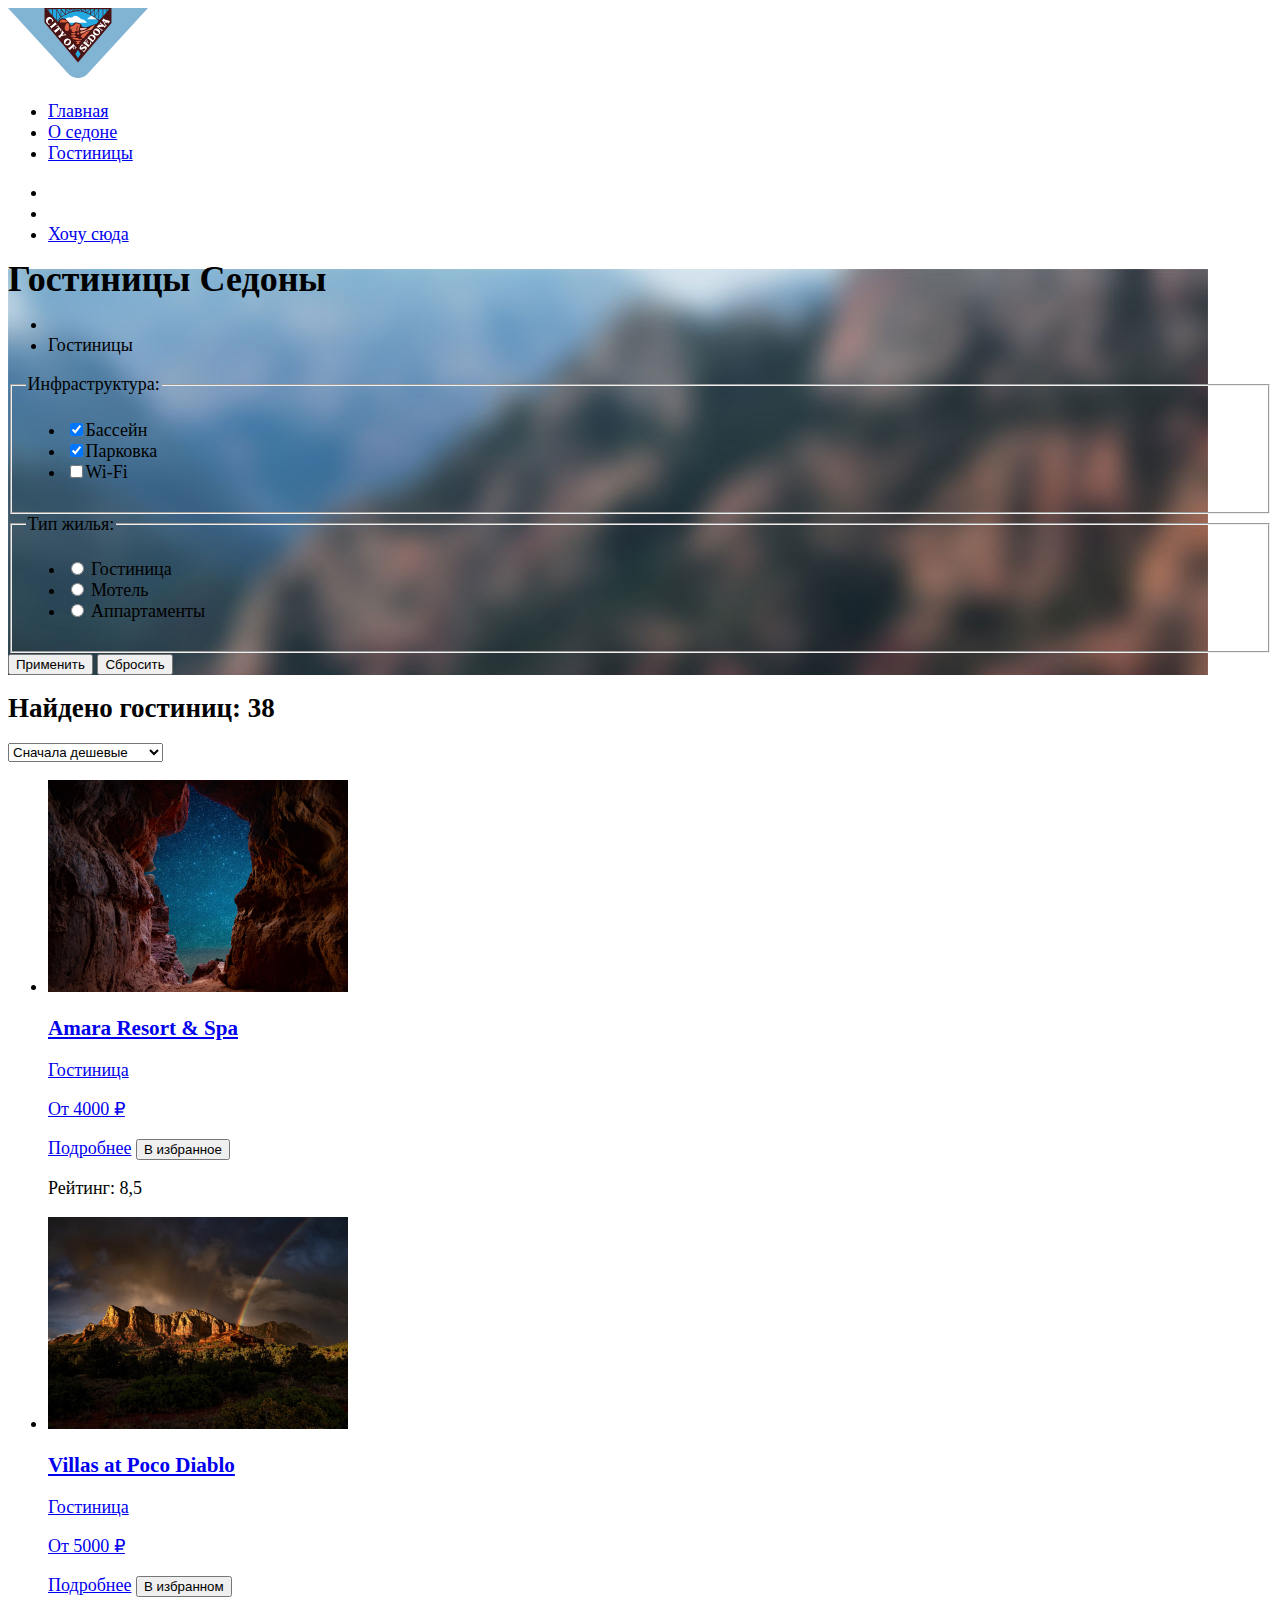
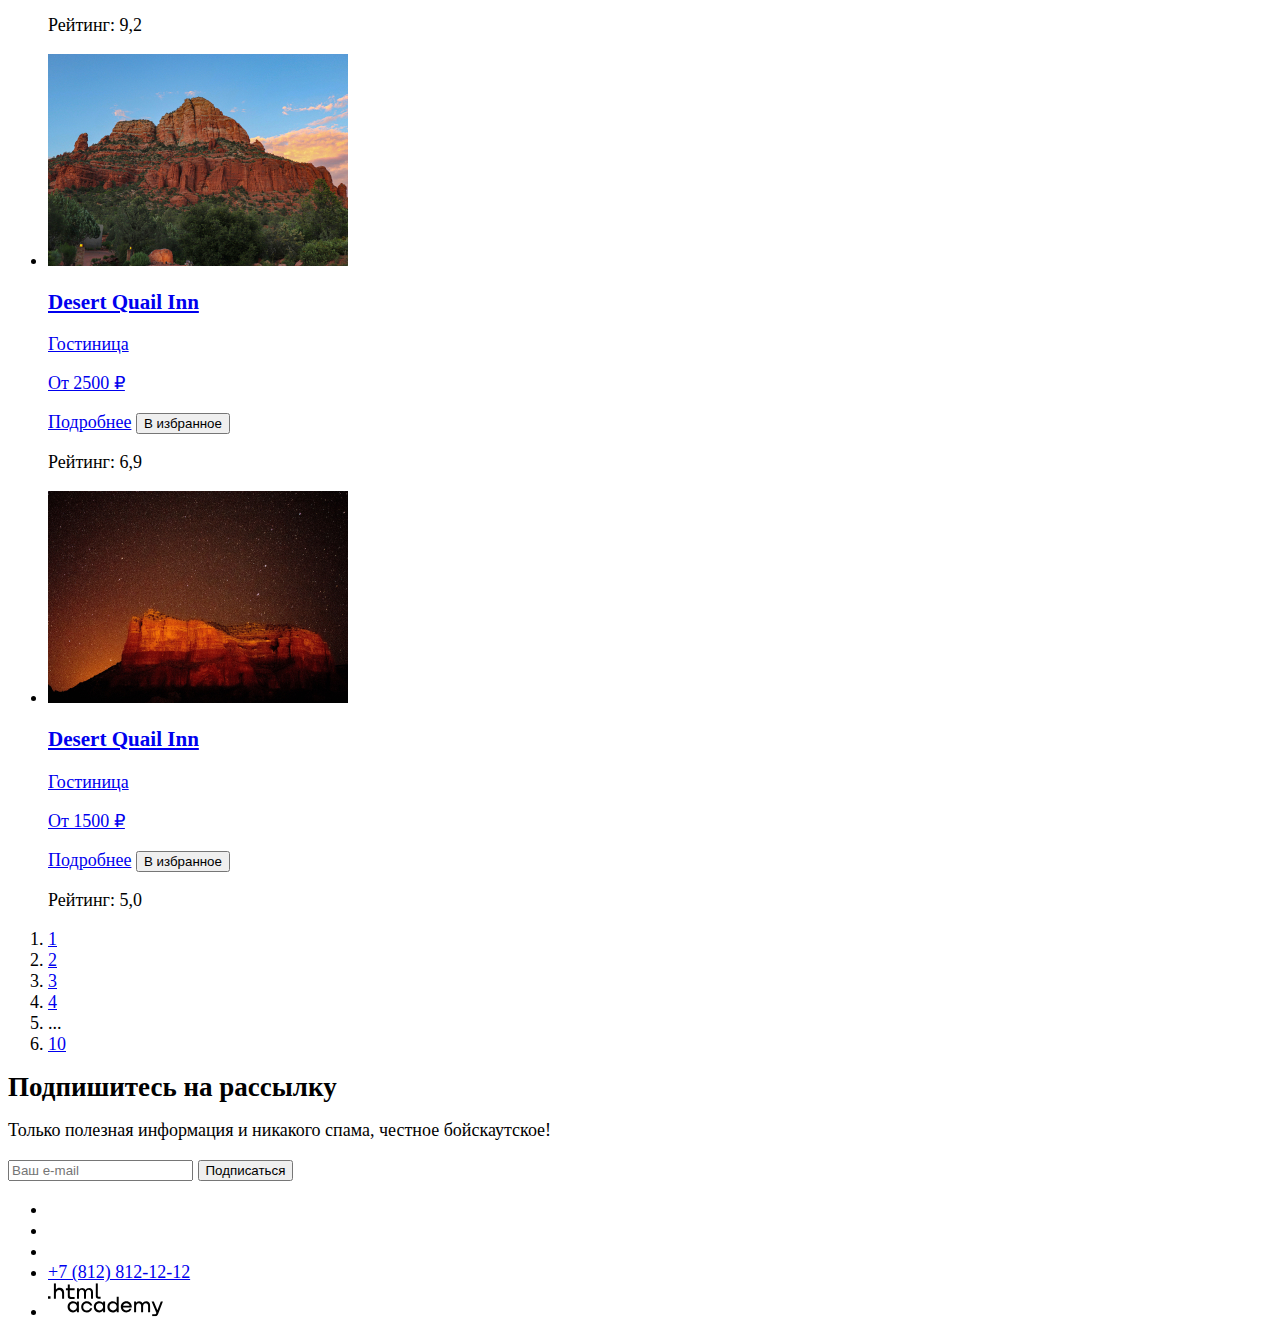
<file: 3/hotels.html>
<!DOCTYPE html>
<html lang="ru">
  <head>
    <meta charset="utf-8">
    <link type="Image/x-icon" href="img/favicon.png" rel="icon">
    <link href="styles/styles.css" rel="stylesheet">
    <title>Каталог</title>
    <base href="https://htmlacademy-htmlcss.github.io/2261489-sedona-36/3/">
</head>
  <body>
    <header class="page-header">
      <a class="navigation-logo" href="index.html">
        <img class="page-header-logo" alt="Логотип Седоны" src="img/logo-sedona.svg">
      </a>
      <nav class="navigation">
        <ul class="navigation-items">
          <li class="navigation-item">
            <a class="navigation-link" href="index.html">Главная</a>
          </li>
          <li class="navigation-item">
            <a class="navigation-link" href="about.html">О седоне</a>
          </li>
          <li class="navigation-item">
            <a class="navigation-link navigation-link-current" href="hotels.html">Гостиницы</a>
          </li>
        </ul>
        <ul class="navigation-items navigation-user">
          <li class="navigation-item">
            <a class="navigation-link" href="#">
              <span class="visually-hidden">Поиск</span>
            </a>
          </li>
          <li class="navigation-item">
            <a class="navigation-link" href="#">
             <span class="visually-hidden">Избранное</span>
            </a>
          </li>
          <li class="navigation-item">
            <a class="want-here" href="#">Хочу сюда</a>
          </li>
        </ul>
      </nav>
    </header>

    <main class="main-inner">
      <section class="sedona-hotels">
        <h1>Гостиницы Седоны</h1>
        <ul class="breadcrumbs">
          <li class="breadcrumbs-item">
            <a class="breadcrumbs-link" href="index.html">
              <span class="visually-hidden">На главную</span>
            </a>
          </li>
          <li class="breadcrumbs-item">
            <a class="breadcrumbs-link">Гостиницы</a>
          </li>
        </ul>

        <form class="hotels-filter" action="https://echo.htmlacademy.ru" method="get">
          <h2 class="visually-hidden">Фильтр гостиниц</h2>
        <fieldset class="hotels-filter-group">
            <legend class="infrastructure">Инфраструктура:</legend>
          <ul class="hotels-filter-list">
            <li class="hotels-filter-item">
              <label class="control">
                <input class="control-input" type="checkbox" name="swimming-pool" checked>Бассейн
              </label>
            </li>
            <li class="hotels-filter-item">
              <label class="control">
                <input class="control-input" type="checkbox" name="parking" checked>Парковка
              </label>
            </li>
            <li>
              <label class="control">
                <input class="control-input" type="checkbox" name="wi-fi">Wi-Fi
              </label>
            </li>
          </ul>
        </fieldset>

          <fieldset class="hotels-filter-group">
            <legend class="housing-type">Тип жилья:</legend>
            <ul class="hotels-filter-list">
              <li class="hotels-filter-item">
                <label class="control">
                  <input class="control-input" type="radio" name="hotel-group" value="hotel">
                  Гостиница
                </label>
              </li>
              <li class="hotels-filter-item">
                <label class="control">
                  <input class="control-input" type="radio" name="hotel-group" value="motel">
                  Мотель
                </label>
              </li>
              <li class="hotels-filter-item">
                <label class="control">
                  <input class="control-input" type="radio" name="hotel-group" value="appartment">
                  Аппартаменты
                </label>
              </li>
            </ul>
          </fieldset>
          <button class="button button-apply" type="submit">Применить</button>
          <button class="button button-reset" type="reset">Сбросить</button>
        </form>
      </section>

      <section class="hotels-catalog">
        <h2>Найдено гостиниц: 38</h2>
        <select class="select-control" aria-label="Сортировка">
          <option value="cheap">Сначала дешевые</option>
          <option value="expensive">Сначала дорогие</option>
          <option value="popular">Сначала популярные</option>
        </select>
        <a class="view-variant view-variant-tile" href="#">
          <span class="visually-hidden">Плитка</span>
        </a>
        <a class="view-variant view-variant-slideshow" href="#">
          <span class="visually-hidden">Слайд-шоу</span>
        </a>
        <a class="view-variant view-variant-list" href="#">
          <span class="visually-hidden">Список</span>
        </a>

        <ul class="hotels-list">
          <li class="hotel-card">
            <a class="hotel-card-link" href="#">
              <img src="img/hotel-1.jpg" alt="Amara Resort & Spa" width="300" height="212">
              <h3 class="hotel-card-title">Amara Resort & Spa</h3>
              <p>Гостиница</p>
              <p>От 4000 ₽</p>
            </a>
            <a class="button button-detail" href="#">Подробнее</a>
            <button class="button button-to-favorites">В избранное</button>
            <div class="hotel-rating">
              <span class="visually-hidden">4 звезды</span>
              <p class="rating-text">Рейтинг: 8,5</p>
            </div>
          </li>
          <li class="hotel-card">
            <a class="hotel-card-link" href="#">
              <img src="img/hotel-2.jpg" alt="Villas at Poco Diablo" width="300" height="212">
              <h3 class="hotel-card-title">Villas at Poco Diablo</h3>
              <p>Гостиница</p>
              <p>От 5000 ₽</p>
            </a>
            <a class="button button-detail" href="#">Подробнее</a>
            <button class="button button-to-favorites">В избранном</button>
            <div class="hotel-rating">
              <span class="visually-hidden">4 звезды</span>
              <p class="rating-text">Рейтинг: 9,2</p>
            </div>
          </li>
          <li class="hotel-card">
            <a class="hotel-card-link" href="#">
              <img src="img/hotel-3.jpg" alt="Desert Quail Inn" width="300" height="212">
              <h3 class="hotel-card-title">Desert Quail Inn</h3>
              <p>Гостиница</p>
              <p>От 2500 ₽</p>
            </a>
            <a class="button button-detail" href="#">Подробнее</a>
            <button class="button button-to-favorites">В избранное</button>
            <div class="hotel-rating">
              <span class="visually-hidden">3 звезды</span>
              <p class="rating-text">Рейтинг: 6,9</p>
            </div>
          </li>
          <li class="hotel-card">
            <a class="hotel-card-link" href="#">
              <img src="img/hotel-4.jpg" alt="GreenTree Inn" width="300" height="212">
              <h3 class="hotel-card-title">Desert Quail Inn</h3>
              <p>Гостиница</p>
              <p>От 1500 ₽</p>
            </a>
            <a class="button button-detail" href="#">Подробнее</a>
            <button class="button button-to-favorites">В избранное</button>
            <div class="hotel-rating">
              <span class="visually-hidden">2 звезды</span>
              <p class="rating-text">Рейтинг: 5,0</p>
            </div>
          </li>
        </ul>
        <ol class="pagination">
          <li class="pagination-item">
            <a class="pagination-link pagination-current" href="#">1</a>
          </li>
          <li class="pagination-item">
            <a class="pagination-link" href="#">2</a>
          </li>
          <li class="pagination-item">
            <a class="pagination-link" href="#">3</a>
          </li>
          <li class="pagination-item">
            <a class="pagination-link" href="#">4</a>
          </li>
          <li class="pagination-item">
            <span>...</span>
          </li>
          <li class="pagination-item">
            <a class="pagination-link" href="#">10</a>
          </li>
        </ol>
      </section>
      <section class="subscribe-hotels">
        <h2>Подпишитесь на рассылку</h2>
        <p>Только полезная информация и никакого спама, честное бойскаутское!</p>
        <form class="subscribe-form" action="https://echo.htmlacademy.ru/" method="post">
         <input type="email" name="email" placeholder="Ваш e-mail">
          <button class="button subscribe-button" type="submit">Подписаться</button>
        </form>
     </section>
  </main>

  <footer class="page-footer">
     <section class="footer-contacts">
      <h2 class="visually-hidden">Контакты</h2>
      <ul class="contacts-social-list">
        <li class="contacts-social-item">
          <a class="icon" href="https://vk.com/htmlacademy">
            <span class="visually-hidden">Вконтакте</span>
          </a>
        </li>
        <li class="contacts-social-item">
          <a class="icon" href="https://t.me/htmlacademy">
            <span class="visually-hidden">Telegram</span>
          </a>
        </li>
        <li class="contacts-social-item">
          <a class="icon" href="https://www.youtube.com/channel/UChUxTMjJGo-JDRY8pNTGL2g">
            <span class="visually-hidden">Youtube</span>
          </a>
        </li>
        <li class="contacts-phone-number">
          <a class="phone-number" href=tel:+78128121212>+7 (812) 812-12-12</a>
        </li>
        <li class="contacts-htmlacademy-link">
          <a class="icon" href=https://htmlacademy.ru>
            <img src="img/logo_htmlacademy.svg" alt="HTML-Academy">
            <span class="visually-hidden">HTML-Academy</span>
          </a>
        </li>
      </ul>
    </section>
  </footer>
  </body>
 </html>
</file>
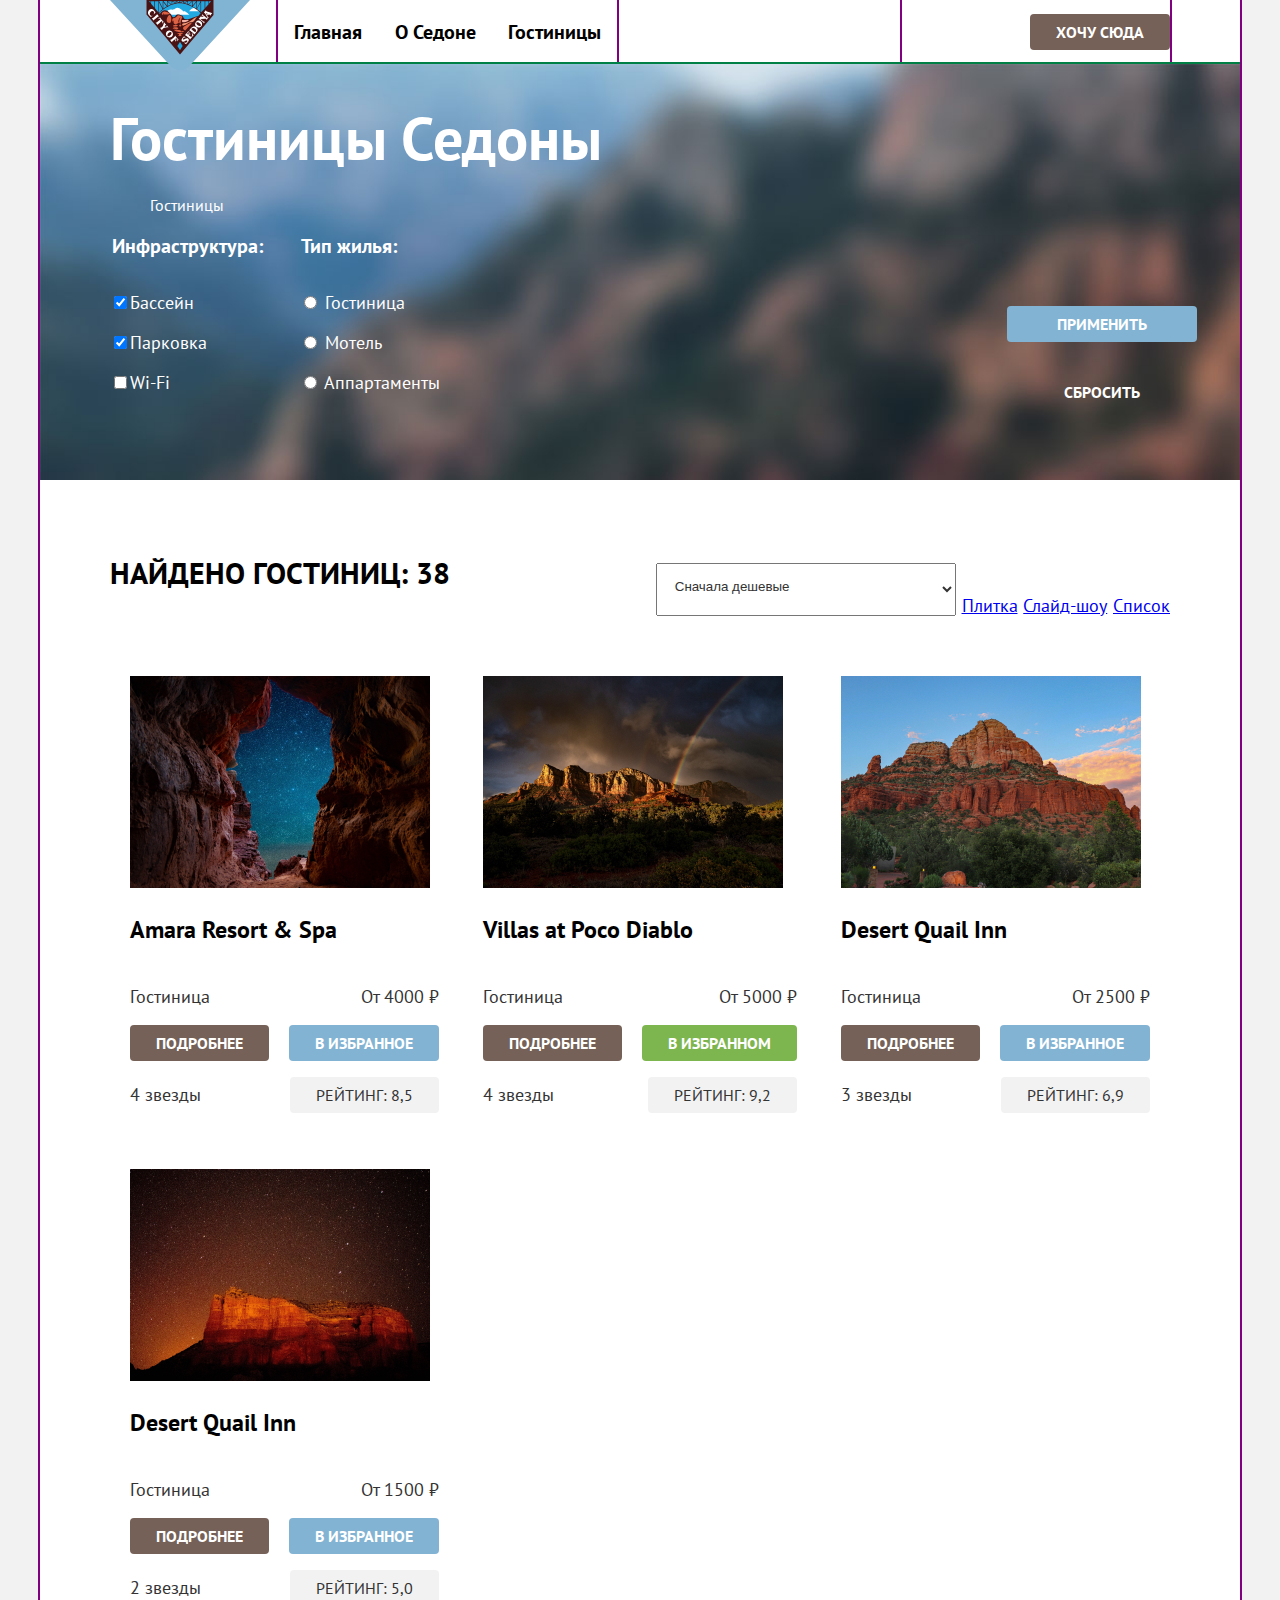
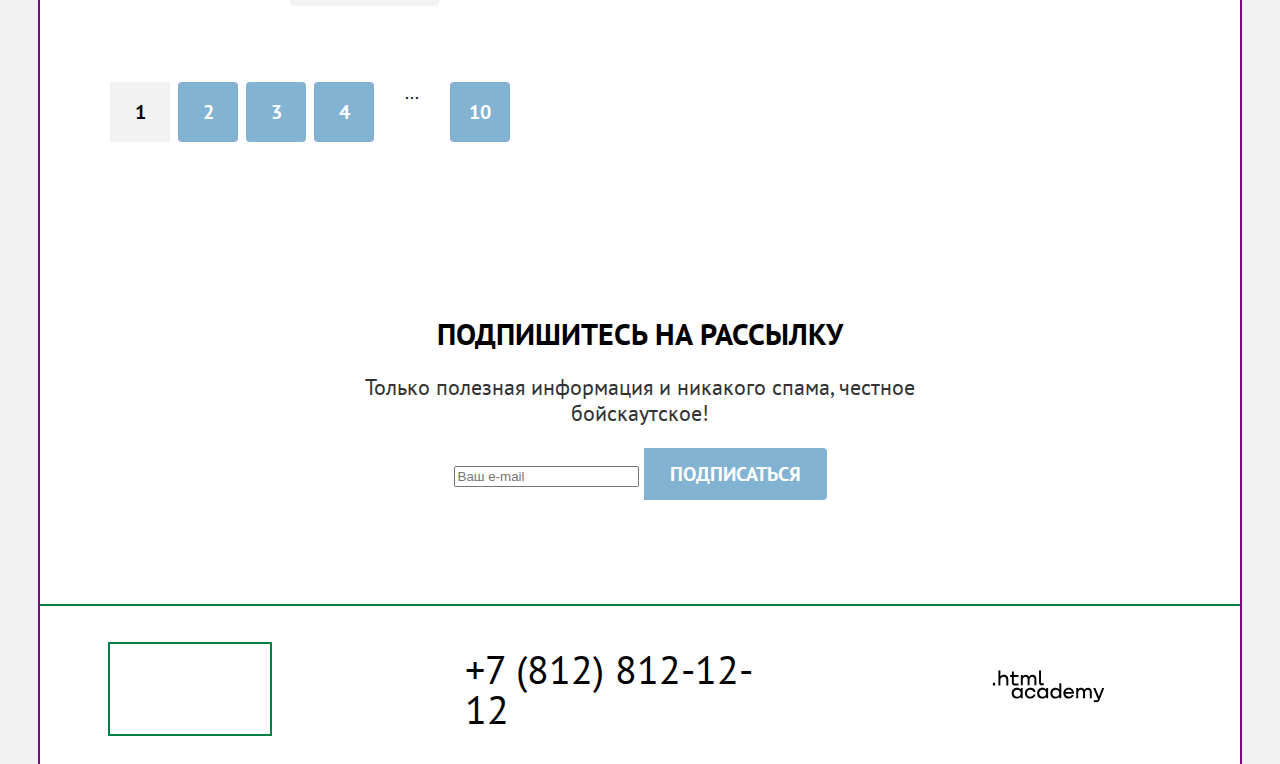
<file: 4/hotels.html>
<!DOCTYPE html>
<html lang="ru">

  <head>
    <meta charset="utf-8">
    <link type="Image/x-icon" href="img/favicon.png" rel="icon">
    <link href="styles/styles.css" rel="stylesheet">
    <title>Каталог</title>
    <base href="https://htmlacademy-htmlcss.github.io/2261489-sedona-36/4/">
</head>

  <body>
    <div class="body-container">
      <header class="page-header">
        <a class="navigation-logo" href="index.html">
          <img class="page-header-logo" alt="Логотип Седоны" src="img/logo-sedona.svg">
        </a>
        <nav class="navigation">
          <ul class="navigation-items">
            <li class="navigation-item">
              <a class="navigation-link" href="index.html">Главная</a>
            </li>
            <li class="navigation-item">
              <a class="navigation-link" href="about.html">О седоне</a>
            </li>
            <li class="navigation-item">
              <a class="navigation-link navigation-link-current" href="hotels.html">Гостиницы</a>
            </li>
          </ul>
          <ul class="navigation-items navigation-user">
            <li class="navigation-item">
              <a class="navigation-link" href="#">
                <span class="visually-hidden">Поиск</span>
              </a>
            </li>
            <li class="navigation-item">
              <a class="navigation-link" href="#">
                <span class="visually-hidden">Избранное</span>
              </a>
            </li>
            <li class="navigation-item">
              <a class="button want-here" href="#">Хочу сюда</a>
            </li>
          </ul>
        </nav>
      </header>

      <main class="main-container main-inner">
        <section class="sedona-hotels">
          <h1>Гостиницы Седоны</h1>
          <ul class="breadcrumbs">
            <li class="breadcrumbs-item">
              <a class="breadcrumbs-link" href="index.html">
                <span class="visually-hidden">На главную</span>
              </a>
            </li>
            <li class="breadcrumbs-item">
              <a class="breadcrumbs-link">Гостиницы</a>
            </li>
          </ul>

              <form class="hotels-filter" action="https://echo.htmlacademy.ru" method="get">
                <h2 class="visually-hidden">Фильтр гостиниц</h2>
                <fieldset class="hotels-filter-group">
                  <legend class="infrastructure">Инфраструктура:</legend>
                  <ul class="hotels-filter-list">
                    <li class="hotels-filter-item">
                      <label class="control">
                        <input class="control-input" type="checkbox" name="swimming-pool" checked>Бассейн
                      </label>
                    </li>
                    <li class="hotels-filter-item">
                      <label class="control">
                        <input class="control-input" type="checkbox" name="parking" checked>Парковка
                      </label>
                    </li>
                    <li>
                      <label class="control">
                        <input class="control-input" type="checkbox" name="wi-fi">Wi-Fi
                      </label>
                    </li>
                  </ul>
                </fieldset>

                <fieldset class="hotels-filter-group">
                  <legend class="housing-type">Тип жилья:</legend>
                  <ul class="hotels-filter-list">
                    <li class="hotels-filter-item">
                      <label class="control">
                        <input class="control-input" type="radio" name="hotel-group" value="hotel">
                        Гостиница
                      </label>
                    </li>
                    <li class="hotels-filter-item">
                      <label class="control">
                        <input class="control-input" type="radio" name="hotel-group" value="motel">
                        Мотель
                      </label>
                    </li>
                    <li class="hotels-filter-item">
                      <label class="control">
                        <input class="control-input" type="radio" name="hotel-group" value="appartment">
                        Аппартаменты
                      </label>
                    </li>
                  </ul>
                </fieldset>
              <div class="hotels-filter-buttons">
                <button class="button button-apply" type="submit">Применить</button>
                <button class="button button-reset" type="reset">Сбросить</button>
              </div>
            </form>
        </section>

        <section class="hotels-catalog">
          <div class="hotels-catalog-view">
            <h2 class="title">Найдено гостиниц: 38</h2>
            <select class="select-control" aria-label="Сортировка">
              <option value="cheap">Сначала дешевые</option>
              <option value="expensive">Сначала дорогие</option>
              <option value="popular">Сначала популярные</option>
            </select>
            <a class="view-variant view-variant-tile" href="#">
              <span>Плитка</span>
            </a>
            <a class="view-variant view-variant-slideshow" href="#">
              <span>Слайд-шоу</span>
            </a>
            <a class="view-variant view-variant-list" href="#">
              <span>Список</span>
            </a>
          </div>

          <ul class="hotels-list">
            <li class="hotel-card">
              <a class="hotel-card-link" href="#">
                <img src="img/hotel-1.jpg" alt="Amara Resort & Spa" width="300" height="212">
                <h3 class="hotel-card-title">Amara Resort & Spa</h3>
              </a>
              <div class="type-price-line">
                <p>Гостиница</p>
                <p>От 4000 ₽</p>
              </div>
              <div class="hotel-card-buttons">
                <a class="button button-detail" href="#">Подробнее</a>
                <button class="button button-to-favorites">В избранное</button>
              </div>
              <div class="hotel-rating">
                <span>4 звезды</span>
                <p class="button rating-text">Рейтинг: 8,5</p>
              </div>
            </li>
            <li class="hotel-card">
              <a class="hotel-card-link" href="#">
                <img src="img/hotel-2.jpg" alt="Villas at Poco Diablo" width="300" height="212">
                <h3 class="hotel-card-title">Villas at Poco Diablo</h3>
              </a>
              <div class="type-price-line">
                <p>Гостиница</p>
                <p>От 5000 ₽</p>
              </div>
              <div class="hotel-card-buttons">
                <a class="button button-detail" href="#">Подробнее</a>
                <button class="button button-in-favorites">В избранном</button>
              </div>
              <div class="hotel-rating">
                <span>4 звезды</span>
                <p class="button rating-text">Рейтинг: 9,2</p>
              </div>
            </li>
            <li class="hotel-card">
              <a class="hotel-card-link" href="#">
                <img src="img/hotel-3.jpg" alt="Desert Quail Inn" width="300" height="212">
                <h3 class="hotel-card-title">Desert Quail Inn</h3>
              </a>
              <div class="type-price-line">
                <p>Гостиница</p>
                <p>От 2500 ₽</p>
              </div>
              <div class="hotel-card-buttons">
                <a class="button button-detail" href="#">Подробнее</a>
                <button class="button button-to-favorites">В избранное</button>
              </div>
              <div class="hotel-rating">
                <span>3 звезды</span>
                <p class="button rating-text">Рейтинг: 6,9</p>
              </div>
            </li>
            <li class="hotel-card">
              <a class="hotel-card-link" href="#">
                <img src="img/hotel-4.jpg" alt="GreenTree Inn" width="300" height="212">
                <h3 class="hotel-card-title">Desert Quail Inn</h3>
              </a>
              <div class="type-price-line">
                <p>Гостиница</p>
                <p>От 1500 ₽</p>
              </div>
              <div class="hotel-card-buttons">
                <a class="button button-detail" href="#">Подробнее</a>
                <button class="button button-to-favorites">В избранное</button>
              </div>
              <div class="hotel-rating">
                <span>2 звезды</span>
                <p class="button rating-text">Рейтинг: 5,0</p>
              </div>
            </li>
          </ul>
          <ol class="pagination">
            <li class="pagination-item pagination-current">
              <a class="pagination-link pagination-current" href="#">1</a>
            </li>
            <li class="pagination-item">
              <a class="pagination-link" href="#">2</a>
            </li>
            <li class="pagination-item">
              <a class="pagination-link" href="#">3</a>
            </li>
            <li class="pagination-item">
              <a class="pagination-link" href="#">4</a>
            </li>
            <li class="pagination-item">
              <span>...</span>
            </li>
            <li class="pagination-item">
              <a class="pagination-link" href="#">10</a>
            </li>
          </ol>
        </section>
        <section class="subscribe-hotels">
          <div class="subscribe-hotels-container">
            <h2>Подпишитесь на рассылку</h2>
            <p>Только полезная информация и никакого спама, честное бойскаутское!</p>
            <form class="subscribe-form" action="https://echo.htmlacademy.ru/" method="post">
              <input type="email" name="email" placeholder="Ваш e-mail">
              <button class="button subscribe-button" type="submit">Подписаться</button>
            </form>
          </div>
        </section>
      </main>

      <footer class="page-footer">
        <section class="footer-contacts">
          <h2 class="visually-hidden">Контакты</h2>
          <div class="footer-contacts-container">
            <ul class="contacts-social-list">
              <li class="contacts-social-item">
                <a class="icon" href="https://vk.com/htmlacademy">
                  <span class="visually-hidden">Вконтакте</span>
                </a>
              </li>
              <li class="contacts-social-item">
                <a class="icon" href="https://t.me/htmlacademy">
                  <span class="visually-hidden">Telegram</span>
                </a>
              </li>
              <li class="contacts-social-item">
                <a class="icon" href="https://www.youtube.com/channel/UChUxTMjJGo-JDRY8pNTGL2g">
                  <span class="visually-hidden">Youtube</span>
                </a>
              </li>
            </ul>
            <P class="contacts-phone-number">
              <a class="phone-number" href=tel:+78128121212>+7 (812) 812-12-12</a>
            </P>
            <div class="contacts-htmlacademy-link">
              <a class="icon" href=https://htmlacademy.ru>
                <img src="img/logo-htmlacademy.svg" alt="HTML-Academy" width="115" height="33">
                <span class="visually-hidden">HTML-Academy</span>
              </a>
            </div>
          </div>
    </div>
    </section>
    </footer>
    </div>
  </body>

</html>
</file>
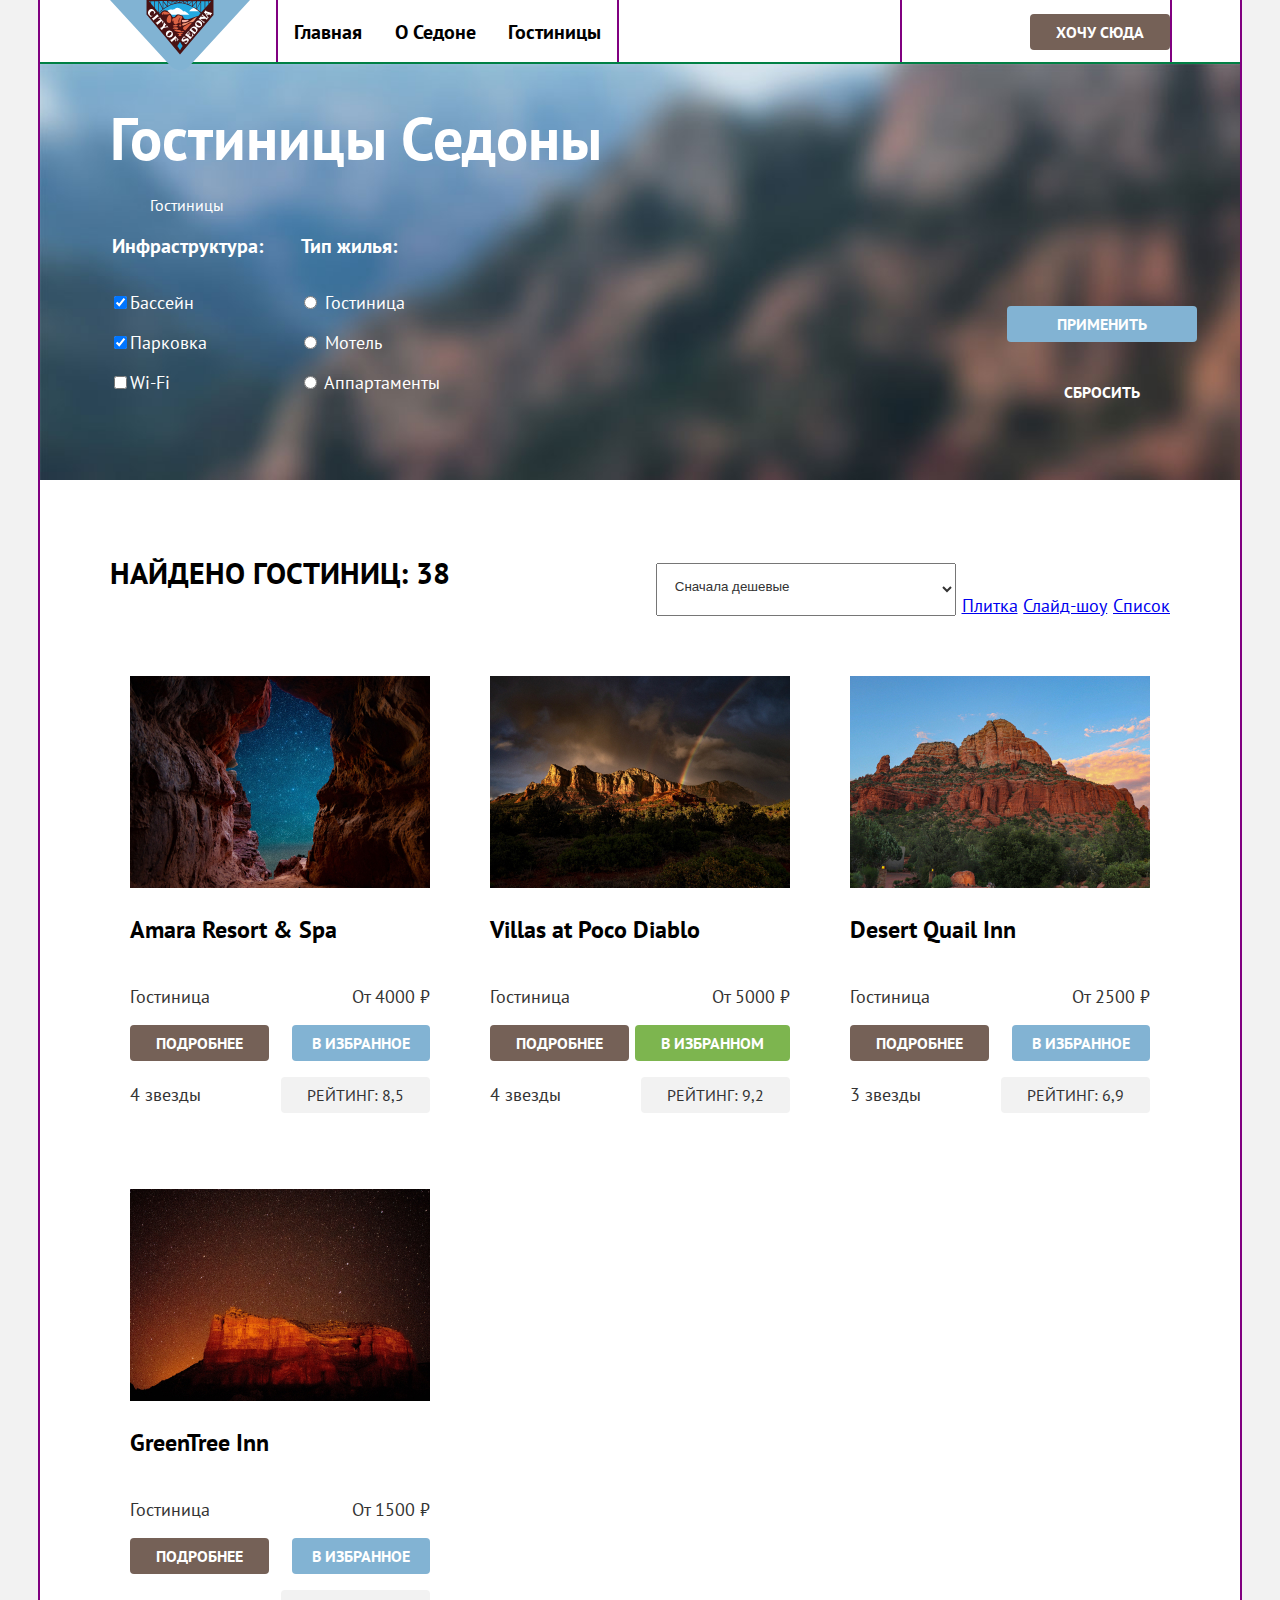
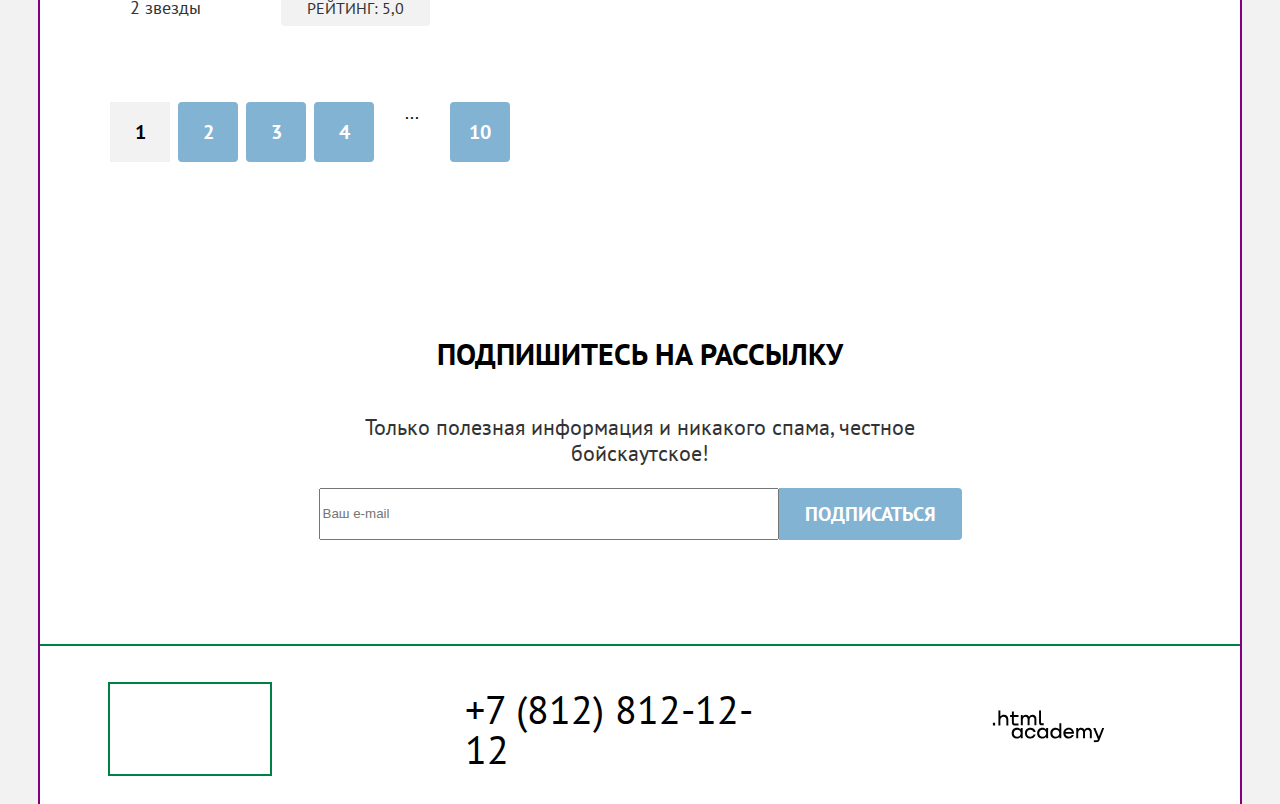
<file: 5/hotels.html>
<!DOCTYPE html>
<html lang="ru">

  <head>
    <meta charset="utf-8">
    <link type="Image/x-icon" href="img/favicon.png" rel="icon">
    <link href="styles/styles.css" rel="stylesheet">
    <title>Каталог</title>
    <base href="https://htmlacademy-htmlcss.github.io/2261489-sedona-36/5/">
</head>

  <body>
    <div class="body-container">
      <header class="page-header">
        <a class="navigation-logo" href="index.html">
          <img class="page-header-logo" alt="Логотип Седоны" src="img/logo-sedona.svg">
        </a>
        <nav class="navigation">
          <ul class="navigation-items">
            <li class="navigation-item">
              <a class="navigation-link" href="index.html">Главная</a>
            </li>
            <li class="navigation-item">
              <a class="navigation-link" href="about.html">О седоне</a>
            </li>
            <li class="navigation-item">
              <a class="navigation-link navigation-link-current" href="hotels.html">Гостиницы</a>
            </li>
          </ul>
          <ul class="navigation-items navigation-user">
            <li class="navigation-item">
              <a class="navigation-link" href="#">
                <span class="visually-hidden">Поиск</span>
              </a>
            </li>
            <li class="navigation-item">
              <a class="navigation-link" href="#">
                <span class="visually-hidden">Избранное</span>
              </a>
            </li>
            <li class="navigation-item">
              <a class="button want-here" href="#">Хочу сюда</a>
            </li>
          </ul>
        </nav>
      </header>

      <main class="main-container main-inner">
        <section class="sedona-hotels">
          <h1>Гостиницы Седоны</h1>
          <ul class="breadcrumbs">
            <li class="breadcrumbs-item">
              <a class="breadcrumbs-link" href="index.html">
                <span class="visually-hidden">На главную</span>
              </a>
            </li>
            <li class="breadcrumbs-item">
              <a class="breadcrumbs-link">Гостиницы</a>
            </li>
          </ul>

              <form class="hotels-filter" action="https://echo.htmlacademy.ru" method="get">
                <h2 class="visually-hidden">Фильтр гостиниц</h2>
                <fieldset class="hotels-filter-group">
                  <legend class="infrastructure">Инфраструктура:</legend>
                  <ul class="hotels-filter-list">
                    <li class="hotels-filter-item">
                      <label class="control">
                        <input class="control-input" type="checkbox" name="swimming-pool" checked>Бассейн
                      </label>
                    </li>
                    <li class="hotels-filter-item">
                      <label class="control">
                        <input class="control-input" type="checkbox" name="parking" checked>Парковка
                      </label>
                    </li>
                    <li>
                      <label class="control">
                        <input class="control-input" type="checkbox" name="wi-fi">Wi-Fi
                      </label>
                    </li>
                  </ul>
                </fieldset>

                <fieldset class="hotels-filter-group">
                  <legend class="housing-type">Тип жилья:</legend>
                  <ul class="hotels-filter-list">
                    <li class="hotels-filter-item">
                      <label class="control">
                        <input class="control-input" type="radio" name="hotel-group" value="hotel">
                        Гостиница
                      </label>
                    </li>
                    <li class="hotels-filter-item">
                      <label class="control">
                        <input class="control-input" type="radio" name="hotel-group" value="motel">
                        Мотель
                      </label>
                    </li>
                    <li class="hotels-filter-item">
                      <label class="control">
                        <input class="control-input" type="radio" name="hotel-group" value="appartment">
                        Аппартаменты
                      </label>
                    </li>
                  </ul>
                </fieldset>
              <div class="hotels-filter-buttons">
                <button class="button button-apply" type="submit">Применить</button>
                <button class="button button-reset" type="reset">Сбросить</button>
              </div>
            </form>
        </section>

        <section class="hotels-catalog">
          <div class="hotels-catalog-view">
            <h2 class="title">Найдено гостиниц: 38</h2>
            <select class="select-control" aria-label="Сортировка">
              <option value="cheap">Сначала дешевые</option>
              <option value="expensive">Сначала дорогие</option>
              <option value="popular">Сначала популярные</option>
            </select>
            <a class="view-variant view-variant-tile" href="#">
              <span>Плитка</span>
            </a>
            <a class="view-variant view-variant-slideshow" href="#">
              <span>Слайд-шоу</span>
            </a>
            <a class="view-variant view-variant-list" href="#">
              <span>Список</span>
            </a>
          </div>

          <ul class="hotels-list">
            <li class="hotel-card">
              <a class="hotel-card-link" href="#">
                <img src="img/hotel-1.jpg" alt="Amara Resort & Spa" width="300" height="212">
                <h3 class="hotel-card-title">Amara Resort & Spa</h3>
              </a>
              <div class="type-price-line">
                <p>Гостиница</p>
                <p>От 4000 ₽</p>
              </div>
              <div class="hotel-card-buttons">
                <a class="button button-detail" href="#">Подробнее</a>
                <button class="button button-to-favorites">В избранное</button>
              </div>
              <div class="hotel-rating">
                <span>4 звезды</span>
                <p class="button rating-text">Рейтинг: 8,5</p>
              </div>
            </li>
            <li class="hotel-card">
              <a class="hotel-card-link" href="#">
                <img src="img/hotel-2.jpg" alt="Villas at Poco Diablo" width="300" height="212">
                <h3 class="hotel-card-title">Villas at Poco Diablo</h3>
              </a>
              <div class="type-price-line">
                <p>Гостиница</p>
                <p>От 5000 ₽</p>
              </div>
              <div class="hotel-card-buttons">
                <a class="button button-detail" href="#">Подробнее</a>
                <button class="button button-in-favorites">В избранном</button>
              </div>
              <div class="hotel-rating">
                <span>4 звезды</span>
                <p class="button rating-text">Рейтинг: 9,2</p>
              </div>
            </li>
            <li class="hotel-card">
              <a class="hotel-card-link" href="#">
                <img src="img/hotel-3.jpg" alt="Desert Quail Inn" width="300" height="212">
                <h3 class="hotel-card-title">Desert Quail Inn</h3>
              </a>
              <div class="type-price-line">
                <p>Гостиница</p>
                <p>От 2500 ₽</p>
              </div>
              <div class="hotel-card-buttons">
                <a class="button button-detail" href="#">Подробнее</a>
                <button class="button button-to-favorites">В избранное</button>
              </div>
              <div class="hotel-rating">
                <span>3 звезды</span>
                <p class="button rating-text">Рейтинг: 6,9</p>
              </div>
            </li>
            <li class="hotel-card">
              <a class="hotel-card-link" href="#">
                <img src="img/hotel-4.jpg" alt="GreenTree Inn" width="300" height="212">
                <h3 class="hotel-card-title">GreenTree Inn</h3>
              </a>
              <div class="type-price-line">
                <p>Гостиница</p>
                <p>От 1500 ₽</p>
              </div>
              <div class="hotel-card-buttons">
                <a class="button button-detail" href="#">Подробнее</a>
                <button class="button button-to-favorites">В избранное</button>
              </div>
              <div class="hotel-rating">
                <span>2 звезды</span>
                <p class="button rating-text">Рейтинг: 5,0</p>
              </div>
            </li>
          </ul>
          <ol class="pagination">
            <li class="pagination-item pagination-current">
              <a class="pagination-link pagination-current" href="#">1</a>
            </li>
            <li class="pagination-item">
              <a class="pagination-link" href="#">2</a>
            </li>
            <li class="pagination-item">
              <a class="pagination-link" href="#">3</a>
            </li>
            <li class="pagination-item">
              <a class="pagination-link" href="#">4</a>
            </li>
            <li class="pagination-item">
              <span>...</span>
            </li>
            <li class="pagination-item">
              <a class="pagination-link" href="#">10</a>
            </li>
          </ol>
        </section>
        <section class="subscribe-hotels">
          <div class="subscribe-hotels-container">
            <h2>Подпишитесь на рассылку</h2>
            <p>Только полезная информация и никакого спама, честное бойскаутское!</p>
            <form class="subscribe-form" action="https://echo.htmlacademy.ru/" method="post">
              <input class="subscribe-input" type="email" name="email" placeholder="Ваш e-mail">
              <button class="button subscribe-button" type="submit">Подписаться</button>
            </form>
          </div>
        </section>
      </main>

      <footer class="page-footer">
        <section class="footer-contacts">
          <h2 class="visually-hidden">Контакты</h2>
          <div class="footer-contacts-container">
            <ul class="contacts-social-list">
              <li class="contacts-social-item">
                <a class="icon" href="https://vk.com/htmlacademy">
                  <span class="visually-hidden">Вконтакте</span>
                </a>
              </li>
              <li class="contacts-social-item">
                <a class="icon" href="https://t.me/htmlacademy">
                  <span class="visually-hidden">Telegram</span>
                </a>
              </li>
              <li class="contacts-social-item">
                <a class="icon" href="https://www.youtube.com/channel/UChUxTMjJGo-JDRY8pNTGL2g">
                  <span class="visually-hidden">Youtube</span>
                </a>
              </li>
            </ul>
            <P class="contacts-phone-number">
              <a class="phone-number" href=tel:+78128121212>+7 (812) 812-12-12</a>
            </P>
            <div class="contacts-htmlacademy-link">
              <a class="icon" href=https://htmlacademy.ru>
                <img src="img/logo-htmlacademy.svg" alt="HTML-Academy" width="115" height="33">
                <span class="visually-hidden">HTML-Academy</span>
              </a>
            </div>
          </div>
    </div>
    </section>
    </footer>
    </div>
  </body>

</html>
</file>
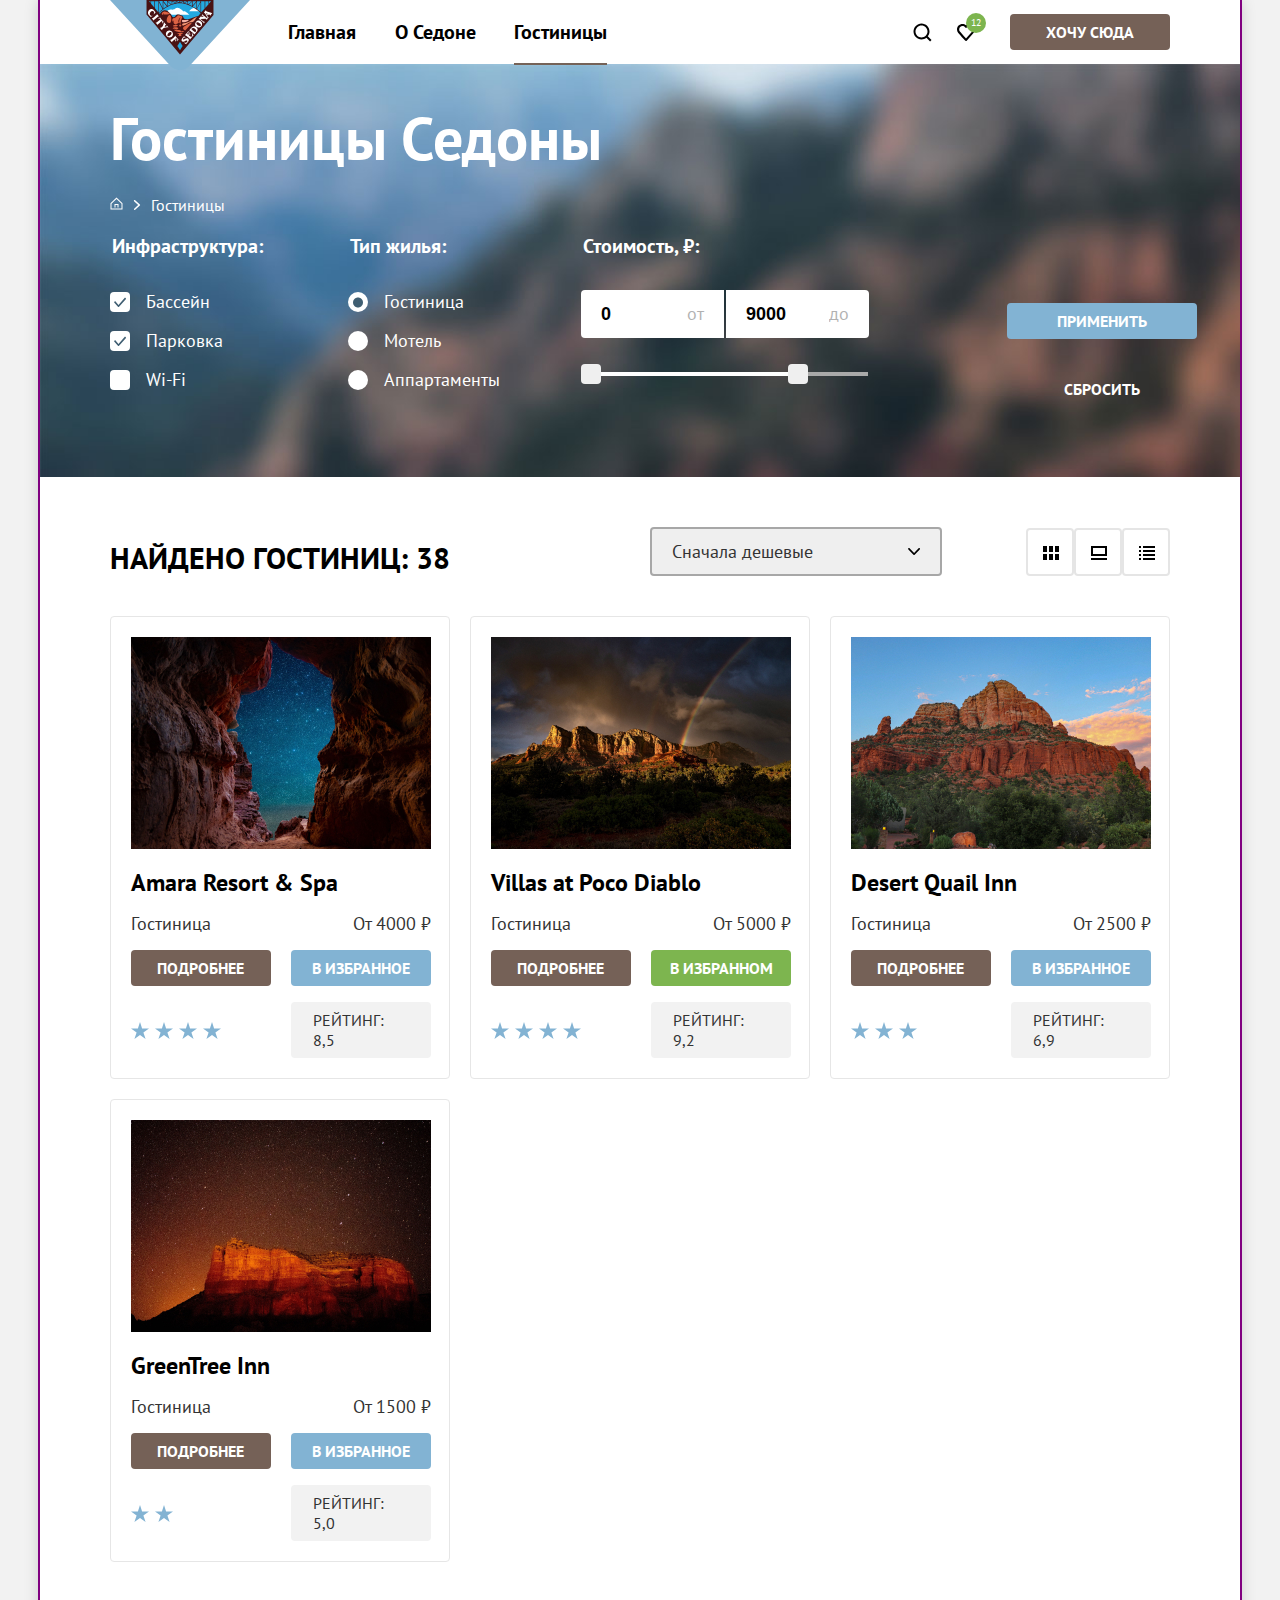
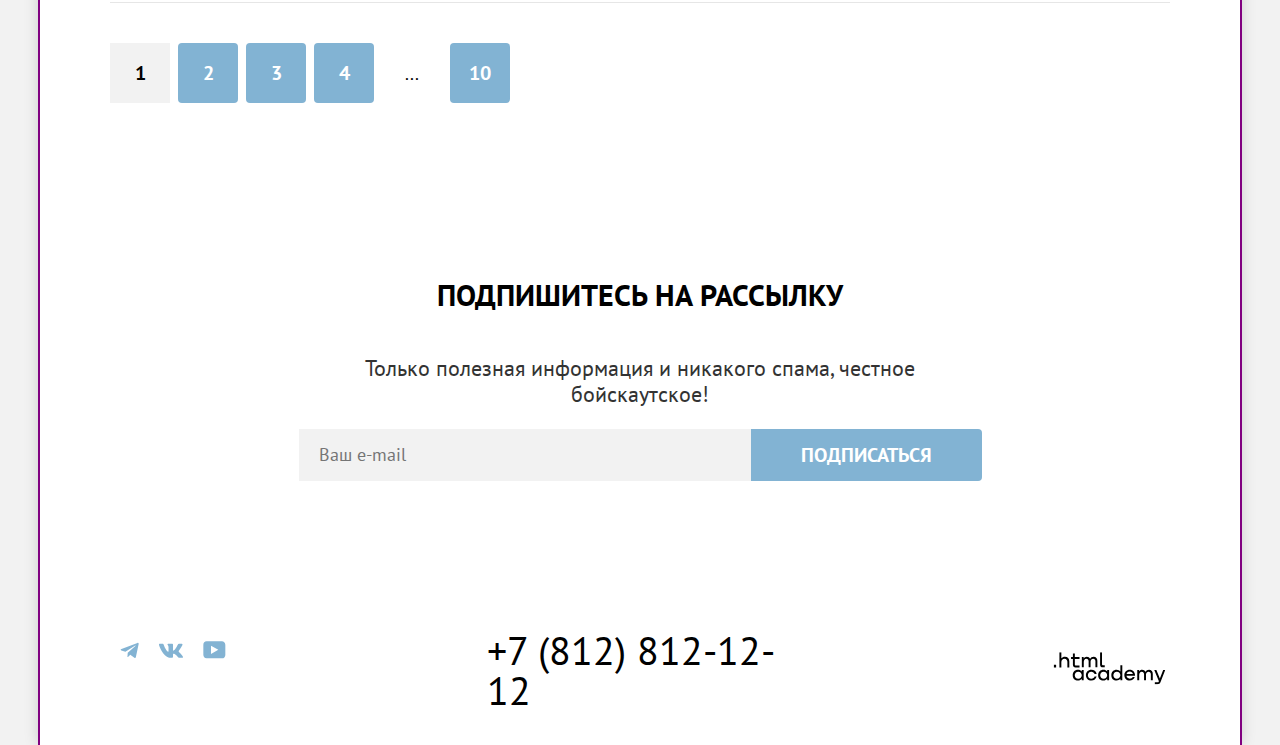
<file: 6/hotels.html>
<!DOCTYPE html>
<html lang="ru">

  <head>
    <meta charset="utf-8">
    <link type="Image/x-icon" href="img/favicon.png" rel="icon">
    <link href="styles/styles.css" rel="stylesheet">
    <title>Каталог</title>
    <base href="https://htmlacademy-htmlcss.github.io/2261489-sedona-36/6/">
</head>

  <body>
    <div class="body-container">
      <header class="page-header">
        <a class="navigation-logo" href="index.html">
          <img class="page-header-logo" alt="Логотип Седоны" src="img/logo-sedona.svg">
        </a>
        <nav class="navigation">
          <ul class="navigation-items">
            <li class="navigation-item">
              <a class="navigation-link" href="index.html">Главная</a>
            </li>
            <li class="navigation-item">
              <a class="navigation-link" href="about.html">О седоне</a>
            </li>
            <li class="navigation-item">
              <a class="navigation-link navigation-link-current" href="hotels.html">Гостиницы</a>
            </li>
          </ul>
          <ul class="navigation-items navigation-user">
            <li class="navigation-item">
              <a class="navigation-link search-icon" href="#">
                <span class="visually-hidden">Поиск</span>
              </a>
            </li>
            <li class="navigation-item">
              <a class="navigation-link favourites-icon" href="#">
                <span class="visually-hidden">Избранное</span>
                <span class="number-in-favourites">12</span>
              </a>
            </li>
            <li class="navigation-item">
              <a class="button want-here" href="#">Хочу сюда</a>
            </li>
          </ul>
        </nav>
      </header>

      <main class="main-container main-inner">
        <section class="sedona-hotels">
          <h1>Гостиницы Седоны</h1>
          <ul class="breadcrumbs">
            <li class="breadcrumbs-item">
              <a class="breadcrumbs-link main-link" href="index.html">
                <span class="visually-hidden">На главную</span>
              </a>
            </li>
            <li class="breadcrumbs-item">
              <a class="breadcrumbs-link">Гостиницы</a>
            </li>
          </ul>

          <form class="hotels-filter" action="https://echo.htmlacademy.ru" method="get">
            <h2 class="visually-hidden">Фильтр гостиниц</h2>
            <fieldset class="hotels-filter-group">
              <legend class="infrastructure">Инфраструктура:</legend>
              <ul class="hotels-filter-list">
                <li class="hotels-filter-item">
                  <label class="control">
                    <input class="control-input visually-hidden" type="checkbox" name="swimming-pool" checked>
                    <span class="control-mark"></span>
                    <span class="control-label">Бассейн</span>
                  </label>
                </li>
                <li class="hotels-filter-item">
                  <label class="control">
                    <input class="control-input visually-hidden" type="checkbox" name="parking" checked>
                    <span class="control-mark"></span>
                    <span class="control-label">Парковка</span>
                  </label>
                </li>
                <li>
                  <label class="control">
                    <input class="control-input visually-hidden" type="checkbox" name="wi-fi">
                    <span class="control-mark"></span>
                    <span class="control-label">Wi-Fi</span>
                  </label>
                </li>
              </ul>
            </fieldset>

            <fieldset class="hotels-filter-group">
              <legend class="housing-type">Тип жилья:</legend>
              <ul class="hotels-filter-list">
                <li class="hotels-filter-item">
                  <label class="control">
                    <input class="control-input visually-hidden" type="radio" name="hotel-group" value="hotel" checked>
                    <span class="control-mark"></span>
                    <span class="control-label">Гостиница</span>
                  </label>
                </li>
                <li class="hotels-filter-item">
                  <label class="control">
                    <input class="control-input visually-hidden" type="radio" name="hotel-group" value="motel">
                    <span class="control-mark"></span>
                    <span class="control-label">Мотель</span>
                  </label>
                </li>
                <li class="hotels-filter-item">
                  <label class="control">
                    <input class="control-input visually-hidden" type="radio" name="hotel-group" value="appartment">
                    <span class="control-mark"></span>
                    <span class="control-label">Аппартаменты</span>
                  </label>
                </li>
              </ul>
            </fieldset>

            <fieldset class="catalog-price-range">
              <legend class="catalog-filter-title">Стоимость, ₽:</legend>
              <div class="range">
                <label class="price-from">
                  <input class="price-from-text" type="number" name="price-from" value="0">
                  <span>от</span>
                </label>
                <label class="price-to">
                  <input class="price-to-text" type="number" name="price-to" value="9000">
                  <span>до</span>
                </label>
              </div>
              <div class="range">
                <div class="range-scale">
                  <div class="range-bar">
                    <button type="button" class="range-toggle toggle-min">
                      <span class="visually-hidden">Минимальная цена</span>
                    </button>
                    <button type="button" class="range-toggle toggle-max">
                      <span class="visually-hidden">Максимальная цена</span>
                    </button>
                  </div>
                </div>
              </div>


            </fieldset>

            <div class="hotels-filter-buttons">
              <button class="button button-apply button-blue" type="submit">Применить</button>
              <button class="button button-reset" type="reset">Сбросить</button>
            </div>
          </form>
        </section>

        <section class="hotels-catalog">
          <div class="hotels-catalog-view">
            <h2 class="title results-title">Найдено гостиниц: 38</h2>
            <select class="select-control" aria-label="Сортировка">
              <option value="cheap">Сначала дешевые</option>
              <option value="expensive">Сначала дорогие</option>
              <option value="popular">Сначала популярные</option>
            </select>
            <a class="view-variant view-variant-tile" href="#">
              <span class="visually-hidden">Плитка</span>
              <svg xmlns="http://www.w3.org/2000/svg" aria-hidden="true" focusable="false" width="16" height="14"
                fill="none" viewBox="0 0 16 14">
                <g fill="#000" clip-path="url(#a)">
                  <path d="M4 0H0v6h4V0ZM16 0h-4v6h4V0ZM10 0H6v6h4V0ZM4 8H0v6h4V8ZM16 8h-4v6h4V8ZM10 8H6v6h4V8Z" />
                </g>
                <defs>
                  <clipPath id="a">
                    <path fill="#fff" d="M0 0h16v14H0z" />
                  </clipPath>
                </defs>
              </svg>
            </a>
            <a class="view-variant view-variant-slideshow" href="#">
              <span class="visually-hidden">Слайд-шоу</span>
              <svg xmlns="http://www.w3.org/2000/svg" aria-hidden="true" focusable="false" width="16" height="14"
                fill="none" viewBox="0 0 16 14">
                <g fill="#000" clip-path="url(#a)">
                  <path d="M16 12H0v2h16v-2ZM14 2v6H2V2h12Zm2-2H0v10h16V0Z" />
                </g>
                <defs>
                  <clipPath id="a">
                    <path fill="#fff" d="M0 0h16v14H0z" />
                  </clipPath>
                </defs>
              </svg>
            </a>
            <a class="view-variant view-variant-list" href="#">
              <span class="visually-hidden">Список</span>
              <svg xmlns="http://www.w3.org/2000/svg" aria-hidden="true" focusable="false" width="16" height="14"
                fill="none" viewBox="0 0 16 14">
                <g fill="#000" clip-path="url(#a)">
                  <path
                    d="M2 0H0v2h2V0ZM16 0H4v2h12V0ZM2 4H0v2h2V4ZM16 4H4v2h12V4ZM2 8H0v2h2V8ZM16 8H4v2h12V8ZM2 12H0v2h2v-2ZM16 12H4v2h12v-2Z" />
                </g>
                <defs>
                  <clipPath id="a">
                    <path fill="#fff" d="M0 0h16v14H0z" />
                  </clipPath>
                </defs>
              </svg>
            </a>
          </div>

          <ul class="hotels-list">
            <li class="hotel-card">
              <a class="hotel-card-link" href="#">
                <img src="img/hotel-1.jpg" alt="Amara Resort & Spa" width="300" height="212">
                <h3 class="hotel-card-title">Amara Resort & Spa</h3>
              </a>
              <span>Гостиница</span>
              <span class="price">От 4000 ₽</span>
              <a class="button button-detail" href="#">Подробнее</a>
              <button class="button button-to-favorites button-blue">В избранное</button>
              <div class="stars-wrapper">
                <span class="star"></span>
                <span class="star"></span>
                <span class="star"></span>
                <span class="star"></span>
              </div>
              <span class="button rating-text">Рейтинг: 8,5</span>
            </li>
            <li class="hotel-card">
              <a class="hotel-card-link" href="#">
                <img src="img/hotel-2.jpg" alt="Villas at Poco Diablo" width="300" height="212">
                <h3 class="hotel-card-title">Villas at Poco Diablo</h3>
              </a>
              <span>Гостиница</span>
              <span class="price">От 5000 ₽</span>
              <a class="button button-detail" href="#">Подробнее</a>
              <button class="button button-in-favorites button-green">В избранном</button>
              <div class="stars-wrapper">
                <span class="star"></span>
                <span class="star"></span>
                <span class="star"></span>
                <span class="star"></span>
              </div>
              <span class="button rating-text">Рейтинг: 9,2</span>
            </li>
            <li class="hotel-card">
              <a class="hotel-card-link" href="#">
                <img src="img/hotel-3.jpg" alt="Desert Quail Inn" width="300" height="212">
                <h3 class="hotel-card-title">Desert Quail Inn</h3>
              </a>
              <span>Гостиница</span>
              <span class="price">От 2500 ₽</span>
              <a class="button button-detail" href="#">Подробнее</a>
              <button class="button button-to-favorites button-blue">В избранное</button>
              <div class="stars-wrapper">
                <span class="star"></span>
                <span class="star"></span>
                <span class="star"></span>
              </div>
              <span class="button rating-text">Рейтинг: 6,9</span>
            </li>
            <li class="hotel-card">
              <a class="hotel-card-link" href="#">
                <img src="img/hotel-4.jpg" alt="GreenTree Inn" width="300" height="212">
                <h3 class="hotel-card-title">GreenTree Inn</h3>
              </a>
              <span>Гостиница</span>
              <span class="price">От 1500 ₽</span>
              <a class="button button-detail" href="#">Подробнее</a>
              <button class="button button-to-favorites button-blue">В избранное</button>
              <div class="stars-wrapper">
                <span class="star"></span>
                <span class="star"></span>
              </div>
              <span class="button rating-text">Рейтинг: 5,0</span>
            </li>
          </ul>
          <ol class="pagination">
            <li class="pagination-item pagination-current">
              <a class="pagination-link pagination-current" href="#">1</a>
            </li>
            <li class="pagination-item">
              <a class="pagination-link" href="#">2</a>
            </li>
            <li class="pagination-item">
              <a class="pagination-link" href="#">3</a>
            </li>
            <li class="pagination-item">
              <a class="pagination-link" href="#">4</a>
            </li>
            <li class="pagination-item">
              <span>...</span>
            </li>
            <li class="pagination-item">
              <a class="pagination-link" href="#">10</a>
            </li>
          </ol>
        </section>
        <section class="subscribe-hotels">
          <div class="subscribe-hotels-container">
            <h2>Подпишитесь на рассылку</h2>
            <p>Только полезная информация и никакого спама, честное бойскаутское!</p>
            <form class="subscribe-form" action="https://echo.htmlacademy.ru/" method="post">
              <input class="subscribe-input" type="email" name="email" placeholder="Ваш e-mail">
              <button class="button subscribe-button button-blue" type="submit">Подписаться</button>
            </form>
          </div>
        </section>
      </main>

      <footer class="page-footer">
        <section class="footer-contacts">
          <h2 class="visually-hidden">Контакты</h2>
          <div class="footer-contacts-container">
            <ul class="contacts-social-list">
              <li class="contacts-social-item">
                <a class="social-icon" href="https://t.me/htmlacademy">
                  <svg xmlns="http://www.w3.org/2000/svg" aria-hidden="true" focusable="false" width="19" height="16"
                    fill="none" viewBox="0 0 19 16">
                    <path fill="#83B3D3"
                      d="M17.452.956 1.507 7.104C.42 7.541.425 8.148 1.307 8.42l4.094 1.277 9.472-5.976c.447-.272.857-.126.52.173L7.72 10.818h-.001l.001.001-.282 4.22c.414 0 .596-.19.828-.414l1.989-1.934 4.136 3.055c.762.42 1.31.205 1.5-.706l2.715-12.795c.277-1.114-.426-1.618-1.153-1.29Z" />
                  </svg>
                  <span class="visually-hidden">Telegram</span>
                </a>
              </li>
              <li class="contacts-social-item">
                <a class="social-icon" href="https://vk.com/htmlacademy">
                  <svg xmlns="http://www.w3.org/2000/svg" aria-hidden="true" focusable="false" width="24" height="15"
                    fill="none" viewBox="0 0 24 15">
                    <path fill="#83B3D3" fill-rule="evenodd"
                      d="M23.45 1.804c.166-.546 0-.948-.795-.948H20.03c-.668 0-.976.347-1.143.73 0 0-1.335 3.196-3.226 5.272-.612.602-.89.793-1.224.793-.167 0-.418-.19-.418-.738V1.804c0-.656-.184-.948-.74-.948H9.15c-.417 0-.668.304-.668.593 0 .621.946.765 1.043 2.513V7.76c0 .833-.153.984-.487.984-.89 0-3.055-3.21-4.34-6.885-.25-.715-.501-1.003-1.172-1.003H.9c-.75 0-.9.347-.9.73 0 .682.89 4.07 4.145 8.551 2.17 3.06 5.225 4.72 8.008 4.72 1.669 0 1.875-.369 1.875-1.004V11.54c0-.737.158-.884.687-.884.39 0 1.057.192 2.615 1.667 1.78 1.75 2.073 2.533 3.075 2.533h2.625c.75 0 1.126-.368.91-1.096-.238-.724-1.088-1.775-2.215-3.022-.612-.71-1.53-1.475-1.81-1.858-.388-.49-.277-.71 0-1.147 0 0 3.2-4.426 3.534-5.929Z"
                      clip-rule="evenodd" />
                  </svg>
                  <span class="visually-hidden">Вконтакте</span>
                </a>
              </li>
              <li class="contacts-social-item">
                <a class="social-icon" href="https://www.youtube.com/channel/UChUxTMjJGo-JDRY8pNTGL2g">
                  <svg xmlns="http://www.w3.org/2000/svg" aria-hidden="true" focusable="false" width="23" height="18"
                    fill="none" viewBox="0 0 23 18">
                    <path fill="#83B3D3"
                      d="M18.94.356H3.507C1.647.356.333 1.95.333 3.756V13.85c0 1.913 1.314 3.506 3.174 3.506H19.16c1.642 0 3.174-1.593 3.174-3.4v-10.2c-.219-1.806-1.532-3.4-3.393-3.4ZM7.995 12.894V4.819l7.333 4.037-7.333 4.038Z" />
                  </svg>
                  <span class="visually-hidden">Youtube</span>
                </a>
              </li>
            </ul>
            <P class="contacts-phone-number">
              <a class="phone-number" href=tel:+78128121212>+7 (812) 812-12-12</a>
            </P>
            <div class="contacts-htmlacademy-link">
              <a class="icon" href=https://htmlacademy.ru>
                <img src="img/logo-htmlacademy.svg" alt="HTML-Academy" width="115" height="33">
                <span class="visually-hidden">HTML-Academy</span>
              </a>
            </div>
          </div>
    </div>
    </section>
    </footer>
    </div>
  </body>

</html>
</file>
<file: styles/styles.css>
@font-face {
  font-family: "PT Sans";
  src: url("../fonts/ptsans-400.woff2") format("woff2");
  font-weight: 400;
  font-style: normal;
  font-display: swap;
}

@font-face {
  font-family: "PT Sans";
  src: url("../fonts/ptsans-700.woff2") format("woff2");
  font-weight: 700;
  font-style: normal;
  font-display: swap;
}

html {
  height: 100%;
}

body {
  margin: 0;
  flex-direction: column;
  min-height: 100%;
  min-width: 1200px;
  font-family: "PT Sans", sans-serif;
  font-size: 18px;
  line-height: 21px;
  color: #333333;
  background-color: #F2F2F2;
}

.page-header {
  display: flex;
  padding: 0 70px;
}

.page-header-logo {
  position: absolute;
  z-index: 1;
}

.main-container {
  flex-grow: 1;
}

.body-container {
  display: flex;
  flex-direction: column;
  margin: 0 auto;
  min-height: 100vh;
  width: 1200px;
  background-color: #FFFFFF;
  box-shadow: 0 0 15px rgba(0, 0, 0, 0.2);
}

.navigation {
  display: flex;
  margin: 0;
  min-height: 64px;
}

.navigation-link-current {
  position: relative;
}

.navigation-link-current::before {
  position: absolute;
  content: "";
  height: 2px;
  bottom: -5px;
  left: 10px;
  right: 10px;
  background-color: rgba(117, 98, 87, 1);
}

.navigation-items {
  display: flex;
  flex-wrap: wrap;
  margin: 0;
  margin-left: 168px;
  padding: 0;
  width: 339px;
  justify-content: space-between;
}

.navigation-item {
  display: flex;
  align-items: center;
  padding: 0;
}

.navigation-items-main {
  box-sizing: border-box;
  padding: 0px 6px;
}

.navigation-user {
  display: flex;
  width: 268px;
  justify-content: space-between;
  padding: 0;
  margin-left: 287px;
}

.search-icon,
.favourites-icon {
  width: 20px;
  height: 20px;
  background-repeat: no-repeat;
  background-position: center;
  background-size: 20px 20px;
  padding: 8px 12px;
}

.search-icon {
  background-image: url("../img/search.svg");
}

.search-icon:hover,
.search-icon:focus,
.favourites-icon:hover,
.favourites-icon:focus {
  background-size: 25px 25px;
}

.search-icon:active,
.favourites-icon:active {
  background-size: 30px 30px;
}

.favourites-icon {
  background-image: url("../img/heart.svg");
  position: relative;
}

.number-in-favourites {
  width: 20px;
  height: 20px;
  position: absolute;
  left: 18px;
  top: 4px;
  font-size: 10px;
  line-height: 20px;
  font-weight: 400;
  background-color: #7DB54F;
  color: #FFFFFF;
  border-radius: 50%;
}

.visually-hidden {
  position: absolute;
  width: 1px;
  height: 1px;
  margin: -1px;
  border: 0;
  padding: 0;
  white-space: nowrap;
  clip-path: inset(100%);
  clip: rect(0 0 0 0);
  overflow: hidden;
}

.contacts-social-item {
  position: relative;
}

.social-icon {
  display: block;
  padding: 16px 10px;
}

.phone-number {
  color: #000000;
  font-size: 40px;
  line-height: 40px;
  text-decoration: none;
}

.phone-number:hover,
.phone-number:focus {
  color: #756157;
  text-shadow: 0px 4px 4px rgba(0, 0, 0, 0.25);
}

.phone-number:active {
  color: rgba(117, 97, 87, 0.3);
}

.navigation-items,
.contacts-item,
.breadcrumbs,
.hotels-list,
.hotels-filter-list,
.contacts-social-list,
.features-list,
.pagination {
  list-style-type: none;
}

.navigation-link {
  display: block;
  font-size: 20px;
  line-height: 24px;
  font-weight: 700;
  color: #000000;
  text-align: center;
  text-transform: capitalize;
  text-decoration: none;
  padding: 15px 10px;
}

.navigation-link:hover,
.navigation-link:focus {
  color: #81B3D3;
}

.navigation-link:active {
  color: rgba(129, 179, 211, 0.3);
}

.advantages-main-title {
  display: flex;
  flex-direction: column;
  justify-content: center;
  align-items: center;
  padding: 70px 274px;
  margin-bottom: 19px;
}

.features-main-title {
  display: flex;
  flex-direction: column;
  justify-content: center;
  align-items: center;
  padding: 64px 347px;
}

.title {
  color: #000000;
  font-weight: 700;
  font-size: 30px;
  line-height: 36px;
  text-align: center;
  text-transform: uppercase;
  margin: 0;
  margin-bottom: 25px;
}

.features .title,
.search-hotel .title,
.subscribe-index .title {
  margin-bottom: 21px;
}

.results-title {
  margin: 0;
  margin-right: 192px;
}

.search-hotel,
.features-description {
  text-align: center;
}

.search-hotel-container {
  display: flex;
  flex-direction: column;
  align-items: center;
  padding: 96px 304px;
}

.subscribe-index-container,
.subscribe-hotels-container {
  display: flex;
  flex-direction: column;
  justify-content: center;
  align-items: center;
  padding: 96px 258px 104px;
}

.footer-contacts-container {
  display: grid;
  margin: 40px 70px 30px;
  grid-template-columns: 142px 720px 115px;
  gap: 40px;
}

.contacts-social-list {
  display: flex;
  flex-wrap: wrap;
  justify-content: space-between;
  width: 142px;
  margin: 0;
  padding: 0;
}

.contacts-phone-number {
  display: flex;
  justify-content: center;
  margin: 0;
  padding: 5px 193px;
}

.contacts-htmlacademy-link {
  display: flex;
  width: 115px;
  align-items: center;
  margin-left: auto;
}

.modal-container {
  position: fixed;
  background-color: rgba(242, 242, 242, 0.8);
  top: 0;
  left: 0;
  width: 100%;
  height: 100%;
  display: flex;
  z-index: 1;
}

.modal-container-close {
  display: none;
}

.modal {
  position: relative;
  margin: auto;
  padding: 64px 70px;
  background-color: #FFFFFF;
  box-shadow: 0 25px 50px 0 rgba(0, 0, 0, 0.15);
  border-radius: 30px;
}

.modal-search-form {
  box-sizing: border-box;
  width: 717px;
}

.modal-close-button {
  position: absolute;
  padding: 0;
  margin: 0;
  top: 64px;
  right: 52px;
  width: 52px;
  height: 52px;
  background-color: #F2F2F2;
  border-radius: 50%;
  border: none;
  cursor: pointer;
}

.modal-close-button::after {
  position: absolute;
  content: "";
  width: 20px;
  height: 20px;
  top: 50%;
  left: 50%;
  transform: translate(-50%, -50%);
  background-image: url("../img/close-button.svg");
  background-repeat: no-repeat;
  background-position: center;
}

.modal-title {
  margin: 0;
  margin-bottom: 64px;
  padding: 0;
  text-align: left;
}

.search-form {
  display: grid;
  grid-template-columns: 137px 110px 88px 131px 110px;
  grid-template-rows: repeat(5, 48px);
}

.arrival-date,
.departure-date {
  background-color: #F2F2F2;
  color: #000000;
  padding: 12px 20px;
  border: none;
}

.date-in {
  grid-column: 1/2;
}

.arrival-date {
  grid-column: 2/6;
  position: relative;
}

.arrival-date,
.departure-date {
  background-image: url("../img/date.svg");
  background-repeat: no-repeat;
  background-position: top 14px right 20px;
  background-size: 20px 20px;
}

.modal-close-button:hover,
.modal-close-button:focus {
  background-color: #E6E6E6;
}

.arrival-date:placeholder-shown,
.departure-date:placeholder-shown {
  opacity: 0.6;
  border: none;
  text-transform: none;
}

.arrival-date:hover,
.departure-date:hover,
.arrival-date:focus,
.departure-date:focus {
  background-color: #E6E6E6;
}

.modal-close-button:focus {
  border: 3px solid #83B3D3;
}

.arrival-date:focus,
.departure-date:focus {
  box-shadow: 0 0 0 3px #83b3d3;
}

.arrival-date:focus:placeholder-shown {
  background-color: #E6E6E6;
}

.modal-close-button:focus::after {
  top: 50%;
  left: 50%;
  transform: translate(-50%, -50%);
}

.modal-close-button:active::after {
  opacity: 0.3;
  top: 50%;
  left: 50%;
  transform: translate(-50%, -50%);
}

.arrival-date:active,
.departure-date:active {
  opacity: 0.3;
}

.error-message {
  grid-column: 2/6;
}

.date-out {
  grid-column: 1/2;
}

.departure-date {
  grid-column: 2/6;
  position: relative;
}

.confirm-message {
  grid-column: 2/6;
}

.adults {
  grid-column: 1/2;
}

.form-label {
  grid-column: 4/5;
}

.adults-number,
.childs-number {
  text-align: center;
  width: 31px;
  padding: 0;
  background-color: #F2F2F2;
  border: none;
}

.quantity {
  display: flex;
}

.quantity-minus-button,
.quantity-plus-button {
  display: flex;
  justify-content: center;
  align-items: center;
  background-color: #F2F2F2;
  width: 40px;
  padding: 5px;
  border: none;
}

.quantity-plus-button:hover,
.quantity-minus-button:hover {
  cursor: pointer;
}

.quantity-plus-button:hover path,
.quantity-minus-button:hover path,
.quantity-plus-button:focus path,
.quantity-minus-button:focus path {
  fill: #000000;
  fill-opacity: 1;
}

.quantity-plus-button:focus svg,
.quantity-minus-button:focus svg {
  box-shadow: 0 0 0 3px #83B3D3;
  border-radius: 4px;
}

.quantity-plus-button:active svg,
.quantity-minus-button:active svg {
  opacity: 0.2;
}

.error-message,
.confirm-message {
  padding: 0 20px;
  margin-top: 4px;
  font-size: 16px;
  line-height: 21px;
}

.error-message {
  color: #FF5757;
}

.form-button-search {
  grid-column: 1/-1;
}

.form-label {
  display: flex;
  position: relative;
}

.tooltip-toggle {
  border: none;
  background-color: transparent;
  padding: 0;
  margin: 0;
  display: block;
}

.tooltip {
  position: absolute;
  top: 11px;
  left: 59px;
}

.tooltip-text {
  position: absolute;
  left: -115px;
  top: 41px;
  background-color: #333333;
  color: #FFFFFF;
  border-radius: 10px;
  font-size: 16px;
  line-height: 20px;
  width: 216px;
  height: 110px;
  padding: 15px 18px 18px 22px;
  z-index: 1;
  display: none;
}

.tooltip-text::before {
  position: absolute;
  content: "";
  width: 19px;
  height: 9px;
  bottom: 140px;
  left: 120px;
  background-image: url("../img/triangle.svg");
}

.tooltip-toggle:hover + .tooltip-text,
.tooltip-toggle:focus + .tooltip-text {
  display: block;
}

.hotels-filter {
  display: flex;
  gap: 70px;
}

.hotels-filter-list {
  margin: 0;
  padding: 0;
  padding-top: 32px;
  width: 150px;
}

.hotels-filter-buttons {
  display: flex;
  flex-direction: column;
  margin-top: 56px;
}

.hotels-catalog {
  padding: 50px 70px 60px;
}

.hotels-catalog-view {
  display: flex;
  justify-content: space-between;
  align-items: center;
  margin-bottom: 39px;
}

.hotels-list {
  display: grid;
  grid-template-columns: 340px 340px 340px;
  gap: 20px;
  margin: 0;
  padding: 0;
  border-bottom: 1px solid #E6E6E6;
}

.hotel-card {
  display: grid;
  grid-template-columns: repeat(2, 140px);
  gap: 16px 20px;
  padding: 20px;
  max-width: 300px;
  min-height: 398px;
  align-content: end;
  border: 1px solid #E6E6E6;
  border-radius: 4px;
}

.hotel-card:last-child {
  margin-bottom: 40px;
}

.hotel-card-link {
  grid-column: 1/-1;
}

.hotel-card-link:hover .hotel-card-title,
.hotel-card-link:focus .hotel-card-title {
  opacity: 0.6;
}

.hotel-card-link:active .hotel-card-title {
  opacity: 0.3;
}

.price {
  justify-self: end;
}

.reason,
.search-hotel p,
.subscribe-description-hotels,
.title-description {
  font-size: 22px;
  line-height: 26px;
  color: #333333;
  text-align: center;
  margin: 0;
  width: 660px;
}

.welcome {
  position: relative;
  color: #000000;
  background: url("../img/index-background.jpg") no-repeat;
  background-color: #82B3D3;
  background-size: 100% auto;
  min-height: 485px;
}

.welcome::after {
  position: absolute;
  content: "";
  width: 100%;
  height: 57px;
  left: 0;
  bottom: -1px;
  background: url("../img/welcome-bottom-decor.svg");
  z-index: 1;
}

.main-welcome {
  display: block;
  margin: 0 auto;
  padding: 51px 371px 82px;
}

.advantages-list {
  display: grid;
  grid-template-columns: 400px 400px 400px;
  grid-template-rows: min-content;
  text-align: center;
  list-style-type: none;
  margin: 0;
  padding: 0;
}

.advantages-photo-city {
  grid-area: 1/2/2/4;
}

.advantages-photo-bridge {
  grid-area: 3/1/4/3;
}

.features-list {
  display: flex;
  position: relative;
  margin: 0;
  padding: 0;
  flex-wrap: wrap;
  min-height: 385px;
}

.advantages-title,
.features-title {
  color: #000000;
  font-size: 24px;
  line-height: 28px;
  font-weight: 700;
  text-align: center;
  text-transform: uppercase;
  margin: 0;
  padding: 0 30px;
}

.advantages-title-wide {
  color: #FFFFFF;
  font-size: 24px;
  line-height: 28px;
  font-weight: 700;
  text-transform: uppercase;
  margin: 0;
  padding: 0 29px;
}

.advantages-item,
.features-item {
  display: flex;
  flex-direction: column;
  box-sizing: border-box;
  width: 400px;
  background-color: rgba(131, 179, 211, 0.12);
  align-items: center;
  padding: 112px 85px;
  gap: 60px;
}

.features-item {
  position: relative;
  padding: 183px 85px 81px;
  gap: 30px;
}

.features-title {
  margin: 0;
}

.features-title.housing::before {
  display: block;
  position: absolute;
  content: "";
  top: 81px;
  left: 162px;
  width: 75px;
  height: 72px;
  background-image: url("../img/housing.svg");
  background-repeat: no-repeat;
  background-position: center;
  background-size: 75px 72px;
}

.features-title.food::before {
  display: block;
  position: absolute;
  content: "";
  top: 81px;
  left: 162px;
  width: 75px;
  height: 72px;
  background-image: url("../img/food.svg");
  background-repeat: no-repeat;
  background-position: center;
  background-size: 75px 72px;
}

.features-title.souvenirs::before {
  display: block;
  position: absolute;
  content: "";
  top: 81px;
  left: 162px;
  width: 75px;
  height: 72px;
  background-image: url("../img/souvenirs.svg");
  background-repeat: no-repeat;
  background-position: center;
  background-size: 75px 72px;
}

.advantages-item-wide {
  display: flex;
  flex-direction: column;
  box-sizing: border-box;
  width: 400px;
  color: #FFFFFF;
  background-color: #82B3D3;
  align-items: center;
  padding: 102px 85px;
}

.advantages-item:nth-child(4) {
  background-color: rgba(131, 179, 211, 0.2);
}

.features-item:nth-child(2) {
  background-color: #FFFFFF;
}

.advantages-description,
.features-description {
  position: relative;
  margin: 0;
}

.advantages-description-wide {
  position: relative;
  color: #FFFFFF;
  margin: 0;
}

.advantages-description::before {
  position: absolute;
  content: "";
  width: 60px;
  height: 2px;
  top: -30px;
  left: 50%;
  margin-left: -30px;
  background-color: rgba(0, 0, 0, 0.3);
}

.advantages-description-wide::before {
  position: absolute;
  content: "";
  width: 60px;
  height: 2px;
  top: -30px;
  left: 50%;
  margin-left: -30px;
  background-color: rgba(255, 255, 255, 0.3);
}

.advantages-image {
  display: block;
  height: 100%;
}

.subscribe-index {
  color: #FFFFFF;
  background: url("../img/subscribe-background.jpg") no-repeat;
  background-size: 100% auto;
  background-color: #303030;
}

.subscribe-form {
  display: flex;
}

.subscribe-input {
  width: 452px;
  box-sizing: border-box;
  padding: 14px 20px;
  background-color: #F2F2F2;
  font-family: inherit;
  font-size: 18px;
  line-height: 24px;
  border: none;
  border-radius: 4px 0px 0px 4px;
}

.subscribe-index h2,
.subscribe-hotels h2 {
  font-size: 30px;
  line-height: 36px;
  text-transform: uppercase;
  color: #000000;
  margin: 0;
  margin-bottom: 20px;
}

.subscribe-index h2 {
  color: #FFFFFF;
}

.subscribe-description {
  color: #FFFFFF;
  font-size: 22px;
  line-height: 26px;
  text-align: center;
  margin: 0;
  margin-bottom: 54px;
}

.subscribe-description-hotels {
  margin-bottom: 54px;
}

.sedona-hotels {
  box-sizing: border-box;
  min-height: 412px;
  color: #FFFFFF;
  background: url("../img/filter-background.jpg") no-repeat;
  background-color: #303030;
  background-size: cover;
  padding: 35px 43px 70px 70px;
}

.sedona-hotels h1 {
  font-weight: 700;
  font-size: 60px;
  line-height: 78px;
  margin: 0;
  margin-bottom: 8px;
}

.breadcrumbs {
  display: flex;
  gap: 28px;
  margin: 0;
  margin-bottom: 40px;
  padding: 0;
}

.breadcrumbs-item {
  font-size: 16px;
  line-height: 21px;
}

.breadcrumbs-link {
  display: block;
  position: relative;
}

.breadcrumbs-link::after {
  display: block;
  position: absolute;
  content: "";
  top: 0px;
  right: -18px;
  width: 8px;
  height: 20px;
  background-image: url("../img/arrow.svg");
  background-repeat: no-repeat;
  background-position: center;
  background-size: 8px 20px;
}

.breadcrumbs-item:last-child .breadcrumbs-link::after {
  content: none;
}

.breadcrumbs-link:hover {
  color: rgba(255, 255, 255, 0.6);
}

.breadcrumbs-link:active {
  color: rgba(255, 255, 255, 0.3);
}

.main-link {
  display: block;
  width: 13px;
  height: 15px;
  background-image: url("../img/home.svg");
  background-repeat: no-repeat;
  background-size: 13px 15px;
  background-position: 0 2px;
}

.hotels-filter-group,
.catalog-price-range,
.search-form label {
  color: #ffffff;
  font-size: 20px;
  line-height: 24px;
  font-weight: 700;
  margin: 0;
  padding: 0;
  border: none;
}

.hotels-filter-group {
  text-transform: capitalize;
}

.search-form label,
.search-form input {
  color: #000000;
  display: flex;
  align-items: center;
  font-weight: 700;
  font-size: 18px;
  font-family: inherit;
}

.search-form label {
  font-size: 20px;
  text-transform: capitalize;
}

.hotels-catalog-view .title {
  margin-right: 200px;
}

.hotels-filter-buttons {
  display: flex;
  flex-direction: column;
}

.hotels-filter-item {
  margin-bottom: 16px;
}

.control {
  position: relative;
  display: block;
  font-size: 18px;
  line-height: 23px;
  font-weight: 400;
  padding-left: 36px;
}

.control-mark {
  position: absolute;
  width: 20px;
  height: 20px;
  left: 0;
  top: 2px;
  border-radius: 4px;
  background-color: #FFFFFF;
}

.control-mark:focus {
  box-shadow: 0 0 0 3px #83B3D3;
}

.control:hover .control-mark {
  opacity: 0.6;
}

.control:active .control-mark {
  opacity: 0.3;
}

.control-input[type="checkbox"]:checked + .control-mark::before {
  position: absolute;
  content: "";
  top: 5px;
  left: 4px;
  width: 12px;
  height: 10px;
  background-image: url("../img/check-mark.svg");
}

.control-input[type="radio"] + .control-mark {
  border-radius: 50%;
}

.control-input[type="radio"]:checked + .control-mark::before {
  position: absolute;
  content: "";
  top: 5px;
  left: 5px;
  width: 10px;
  height: 10px;
  background-color: #3F5E72;
  border-radius: 50%;
}

.control-input[type="checkbox"]:focus + .control-mark {
  box-shadow: 0 0 0 3px #83B3D3;
}

.control-input[type="radio"]:focus + .control-mark {
  box-shadow: 0 0 0 3px #83B3D3;
}

.select-control {
  color: #333333;
  font-family: inherit;
  font-size: 18px;
  line-height: 21px;
  width: 292px;
  margin-right: 70px;
  padding: 12px 20px;
  background-image: url("../img/select-arrow.svg");
  background-repeat: no-repeat;
  background-position: right 20px center;
  appearance: none;
}

.catalog-price-range {
  display: flex;
  flex-wrap: wrap;
  gap: 2px;
  width: 288px;
  border: none;
  margin: 0;
  margin-left: 70px;
  padding: 0;
}

.catalog-filter-title {
  margin-bottom: 32px;
}

.range {
  display: flex;
  gap: 2px;
  margin-bottom: 15px;
}

.range-price {
  display: flex;
  gap: 2px;
  margin-bottom: 19px;
}

.price-from,
.price-to {
  position: relative;
  width: 143px;
  height: 48px;
}

.price-from-text,
.price-to-text {
  box-sizing: border-box;
  width: 143px;
  color: #000000;
  font-family: inherit;
  font-size: 18px;
  line-height: 24px;
  font-weight: 700;
  padding: 12px 20px;
  border: none;
}

.price-from-text {
  border-radius: 4px 0 0 4px;
}

.price-to-text {
  border-radius: 0 4px 4px 0;
}

input::-webkit-outer-spin-button,
input::-webkit-inner-spin-button {
  -webkit-appearance: none;
  margin: 0;
}

input[type="number"] {
  -moz-appearance: textfield;
}

input[type="number"]:hover,
input[type="number"]:focus {
  -moz-appearance: number-input;
}

.range span {
  position: absolute;
  color: #000000;
  top: 50%;
  right: 20px;
  font-family: inherit;
  font-size: 18px;
  line-height: 24px;
  font-weight: 400;
  transform: translateY(-50%);
  opacity: 0.3;
}

.range-scale {
  position: relative;
  width: 287px;
  height: 4px;
  background-color: #A9A9A9;
}

.range-bar {
  position: absolute;
  width: 226px;
  height: 4px;
  background-color: #FFFFFF;
}

.toggle-min,
.toggle-max {
  position: absolute;
  top: -8px;
  width: 20px;
  height: 20px;
  border: none;
  border-radius: 4px;
  padding: 0;
}

.toggle-max {
  left: 207px;
}

.range-toggle:hover,
.range-toggle:focus {
  cursor: pointer;
}

.view-variant {
  display: block;
  box-sizing: border-box;
  position: relative;
  width: 48px;
  height: 48px;
  border: 2px solid #E5E5E5;
  border-radius: 4px;
}

.view-variant svg {
  position: absolute;
  top: 16px;
  left: 15px;
}

.view-variant:last-child {
  margin-right: 0;
}

.view-variant-tile,
.view-variant-slideshow,
.view-variant-list {
  padding: 17px 16px;
  margin: 0;
  margin-right: 8px;
}

.view-variant-current {
  border: 2px solid #000000;
}

.view-variant:hover,
.view-variant:active {
  fill: #000000;
  border: 2px solid #000000;
  border-radius: 4px;
}

.view-variant:focus {
  fill: #000000;
  border: 2px solid #68A2CA;
}

.hotel-card a,
.navigation-item a {
  text-decoration: none;
}

.hotel-card-title {
  color: #000000;
  font-size: 24px;
  line-height: 28px;
  font-weight: 700;
  margin: 0;
  margin-top: 12px;
}

.social-icon:hover path,
.social-icon:focus path {
  fill: #68A2CA;
}

.social-icon:active path {
  fill: rgba(104, 162, 202, 0.3);
}

.htmlacademy-link:hover path,
.htmlacademy-link:focus path {
  fill: #756157;
}

.htmlacademy-link:active path {
  fill: rgba(117, 97, 87, 0.3);
}

input:disabled {
  background-color: #E5E5E5;
}

.button {
  display: inline-block;
  background-color: #756157;
  color:#FFFFFF;
  font-family: inherit;
  font-weight: 700;
  font-size: 16px;
  line-height: 20px;
  border-radius: 4px;
  border-style: none;
  text-transform: uppercase;
  padding: 8px 26px;
  cursor: pointer;
}

.want-here {
  display: block;
  text-align: center;
  margin-left: 20px;
  width: 92px;
  padding: 8px 34px;
}

.button:hover,
.button:focus {
  background-color: #615048;
}

.button:active {
  color: rgba(255, 255, 255, 0.3);
}

.button:disabled {
  background-color: #E5E5E5;
}

.subscribe-button {
  border-radius: 0 4px 4px 0;
  background-color: #82B3D3;
  font-size: 20px;
  line-height: 36px;
  padding: 8px 50px;
}

.button-apply,
.button-to-favorites {
  color: #FFFFFF;
  background-color: #82B3D3;
  padding: 8px 20px;
}

.button-in-favorites {
  background-color: #7DB54F;
  padding: 8px 18px;
  cursor: default;
}

.button-apply {
  padding: 8px 50px;
}

.button-reset {
  background-color: rgba(0, 0, 0, 0);
  padding: 8px 57px;
  margin-top: 32px;
}

.form-button-search {
  margin-top: 48px;
  background-color: #83B3D3;
  height: 60px;
  font-size: 20px;
  line-height: 24px;
  border-radius: 10px;
}

.form-button-search:hover,
.form-button-search:focus {
  background-color: #68A2CA;
}


.button-blue:hover,
.button-blue:focus {
  background-color: #68A2CA;
}

.button-blue:active,
.button-reset:active  {
  color: rgba(255, 255, 255, 0.3);
}

.button-green:hover,
.button-green:focus {
  cursor: default;
  background-color: #6C9E42;
  color: #FFFFFF;
}

.button-green:active {
  background-color: #7DB54F;
  color:rgba(255, 255, 255, 0.3)
}

.button-reset:hover {
  background-color: rgba(0, 0, 0, 0);
  color: rgba(255, 255, 255, 0.25);
}

.button-reset:focus {
  background-color: rgba(0, 0, 0, 0);
  box-shadow: 0 0 0 3px #83B3D3;
}


.control:hover {
  opacity: 0.6;
}

.control:active {
  opacity: 0.3;
}

.select-control {
  border: 2px solid rgba(0, 0, 0, 0.3);
  border-radius: 4px;
  margin-right: auto;
  background-color: #FFFFFF;
}

.select-control:hover,
.select-control:focus {
  border: 2px solid #68A2CA;
  border-radius: 4px;
}

.select-control:active {
  border: 2px solid #3F5E72;
  border-radius: 4px;
}

.select-control:disabled {
  color: rgba(0, 0, 0, 0.3);
}

.rating-text {
  color: #333333;
  background-color: #F2F2F2;
  font-weight: 400;
  font-size: 16px;
  line-height: 20px;
  padding: 8px 22px;
  border-radius: 4px;
  border-style: none;
  cursor: default;
}

.rating-text:hover,
.rating-text:active,
.rating-text:focus {
  background-color: #F2F2F2;
}

.stars-wrapper {
  display: grid;
  align-items: center;
  grid-template-columns: repeat(4, 18px);
  column-gap: 6px;
}

.star {
  width: 18px;
  height: 17px;
  margin-right: 6px;
  background-size: 18px 17px;
  background-image: url("../img/star.svg");
  background-repeat: no-repeat;
}

.button-search-hotel {
  box-sizing: border-box;
  width: 376px;
  font-size: 20px;
  line-height: 36px;
  text-decoration: none;
  margin-top: 52px;
}

.pagination {
  display: flex;
  padding: 0;
  margin-top: 35px;
  margin-bottom: 0;
}

.pagination-item {
  width: 60px;
  height: 60px;
  background-color: #82B3D3;
  color:#FFFFFF;
  border-radius: 4px;
  margin-right: 8px;
  text-align: center;
}

.pagination-item:hover,
.pagination-item:focus {
  background-color: #68A2CA;
}

.pagination-link {
  display: flex;
  justify-content: center;
  padding: 12px;
  color: #FFFFFF;
  font-weight: 700;
  font-size: 20px;
  line-height: 36px;
  align-items: center;
  text-decoration: none;
}

.pagination-link:active {
  color: rgba(255, 255, 255, 0.3);
}

.pagination-current {
  background-color: #F2F2F2;
  color: #000000;
}

.pagination-item:last-child {
  margin-right: 0;
}

.pagination-item:nth-last-child(2) {
  background-color: #FFFFFF;
  color: #000000;
  display: flex;
  justify-content: center;
  align-items: center;
}
</file>
<file: 3/styles/styles.css>
@font-face {
  font-family: "PT Sans", sans-serif;
  src: url("/fonts/ptsans-400.woff2") format("woff2");
  font-weight: 400;
  font-style: normal;
  font-display: swap;
}

@font-face {
  font-family: "PT Sans", sans-serif;
  src: url("/fonts/ptsans-700.woff2") format("woff2");
  font-weight: 700;
  font-style: normal;
  font-display: swap;
}

body {
  font-family: "PT Sans";
  font-size: 18px;
  line-height: 21px;
}

.visually-hidden {
  position: absolute;
  width: 1px;
  height: 1px;
  margin: -1px;
  border: 0;
  padding: 0;
  white-space: nowrap;
  clip-path: inset(100%);
  clip: rect(0 0 0 0);
  overflow: hidden;
}

.welcome {
  background: url(/img/index-background.jpg) no-repeat;
}

.main-welcome {
 padding: 51px 371px 82px;
}

.subscribe-index {
  background: url(/img/subscribe-background.jpg) no-repeat;
  display: flex;
  flex-direction: column;
  justify-content: center;
  align-items: center;
  padding: 96px 258px 104px;
  gap: 10px;
}

.sedona-hotels {
  background: url(/img/filter-background.jpg) no-repeat
}
</file>
<file: 4/styles/styles.css>
@font-face {
  font-family: "PT Sans";
  src: url("../fonts/ptsans-400.woff2") format("woff2");
  font-weight: 400;
  font-style: normal;
  font-display: swap;
}

@font-face {
  font-family: "PT Sans";
  src: url("../fonts/ptsans-700.woff2") format("woff2");
  font-weight: 700;
  font-style: normal;
  font-display: swap;
}

html {
  height: 100%;
}

body {
  margin: 0;
  flex-direction: column;
  min-height: 100%;
  font-family: "PT Sans", sans-serif;
  font-size: 18px;
  line-height: 21px;
  color: #333333;
  background-color: #F2F2F2;
}

.page-header {
  display: flex;
  padding: 0 70px;
}

.page-header-logo {
  position: absolute;
}

.main-container {
  flex-grow: 1;
  outline: 2px solid rgb(0, 128, 68);
}


.body-container {
  display: flex;
  flex-direction: column;
  margin: 0 auto;
  min-height: 100vh;
  width: 1200px;
  background-color: #ffffff;
  outline: 2px solid purple;
}

.navigation {
  display: flex;
  margin: 0;
}

.navigation-items {
  display: flex;
  outline: 2px solid purple;
  margin: 0;
  margin-left: 168px;
  padding: 20px 16px;
  width: 307px;
  justify-content: space-between;
}

.navigation-user {
  display: flex;
  width: 268px;
  justify-content: space-between;
  padding: 14px 0;
  margin-left: 285px;
}


.visually-hidden {
  position: absolute;
  width: 1px;
  height: 1px;
  margin: -1px;
  border: 0;
  padding: 0;
  white-space: nowrap;
  clip-path: inset(100%);
  clip: rect(0 0 0 0);
  overflow: hidden;
}


.phone-number {
  color: #000000;
  font-size: 40px;
  line-height: 40px;
  text-decoration: none;
}

.navigation-items,
.contacts-item,
.breadcrumbs,
.hotels-list,
.hotels-filter-list,
.contacts-social-list,
.features-list,
.pagination {
  list-style-type: none;
}

.navigation-link {
  font-size: 20px;
  line-height: 24px;
  font-weight: 700;
  color: #000000;
  text-align: center;
  text-transform: capitalize;
  text-decoration: none;
}

.advantages-main-title {
  display: flex;
  flex-direction: column;
  justify-content: center;
  align-items: center;
  padding: 69px 274px;
}

.features-main-title {
  display: flex;
  flex-direction: column;
  justify-content: center;
  align-items: center;
  padding: 64px 347px;
}

.title {
  color: #000000;
  font-weight: 700;
  font-size: 30px;
  line-height: 36px;
  text-align: center;
  text-transform: uppercase;

}


.search-hotel,
.features-description {
  text-align: center;
}

.search-hotel-container {
  display: flex;
  flex-direction: column;
  align-items: center;
  padding: 96px 304px;
}

.subscribe-index-container,
.subscribe-hotels-container {
  display: flex;
  flex-direction: column;
  justify-content: center;
  align-items: center;
  padding: 96px 258px 104px;
}


.footer-contacts-container {
  display: flex;
  margin: 0;
  padding: 40px 70px 30px;
}

.contacts-social-list {
  display: flex;
  outline: 2px solid rgb(0, 128, 68);
  width: 160px;
  margin: 0;
  padding: 0;
}

.contacts-phone-number {
  display: flex;
  justify-content: center;
  width: 331px;
  margin: 0;
  padding: 5px 195px;
}

.contacts-htmlacademy-link {
  display: flex;
  width: 115px;
  align-items: center;
}

.hotels-filter {
  display: flex;
  justify-content: space-between;
}

.hotels-filter-list {
  margin: 0;
  padding: 0;
  padding-top: 32px;
  width: 150px;
}


.hotels-filter-buttons {
  display: flex;
  flex-direction: column;
  justify-content: flex-end;
  margin-left: 525px;
}

.hotels-catalog {
  padding: 50px 70px 60px;
}


.hotels-catalog-view {
  display: flex;
  justify-content: space-between;
  align-items: flex-end;
  margin-bottom: 40px;
}

.hotels-list {
  display: flex;
  justify-content: space-between;
  flex-wrap: wrap;
  margin: 0;
  padding: 0;
}

.hotel-card {
  padding: 20px;
}

.type-price-line {
  display: flex;
  justify-content: space-between;
  align-items: center;
}

.hotel-card-buttons {
  display: flex;
  justify-content: space-between;
  align-items: center;
}

.hotel-rating {
  display: flex;
  justify-content: space-between;
  align-items: center;
}

.reason,
.search-hotel p,
.subscribe-hotels p,
.title-description {
  font-size: 22px;
  line-height: 26px;
  color: #333333;
  text-align: center;
}

.welcome {
  color: #000000;
  background: url("../img/welcome-bottom-decor.svg") no-repeat bottom,
              url("../img/index-background.jpg") no-repeat #ffffff;
  background-size: 100% auto;
  min-height: 485px;
}

.main-welcome {
  display: block;
  margin: 0 auto;
  padding: 51px 371px 82px;
}

.advantages-list {
  display: flex;
  flex-wrap: wrap;
  text-align: center;
  list-style-type: none;
  margin: 0;
  padding: 0;
}

.features-list {
  display: flex;
  margin: 0;
  padding: 0;
  flex-wrap: wrap;
}

.advantages-title-narrow,
.features-title {
  color: #000000;
  font-size: 24px;
  line-height: 28px;
  font-weight: 700;
  text-align: center;
  text-transform: uppercase;
}

.advantages-title-wide {
  color: #ffffff;
  font-size: 24px;
  line-height: 28px;
  font-weight: 700;
  text-transform: uppercase;
}

.advantages-item,
.features-item {
  display: flex;
  flex-direction: column;
  width: 230px;
  background-color: rgba(131, 179, 211, 0.12);
  justify-content: center;
  align-items: center;
  padding: 112.5px 85px;
}

.advantages-item-wide {
  display: flex;
  flex-direction: row;
  width: 1200px;
  height: 384px;
  color: #ffffff;
  background-color: #82b3d3;
  align-items: center;
  padding: 0;
}

.advantages-item-wide-text {
  display: flex;
  flex-direction: column;
  width: 230px;
  background-color: rgba(131, 179, 211, 0.12);
  justify-content: center;
  align-items: center;
  margin: 0 auto;
}

.advantages-item-wide-photo-bridge {
  order: -1;
}


.advantages-item:nth-child(3) {
  background-color: rgba(131, 179, 211, 0.2);
}

.features-item:nth-child(2) {
  background-color: #ffffff;
}

.advantages-description-wide {
  color: #ffffff;
}


.advantages-image {
  display: block;
}


.subscribe-index {
  color: #ffffff;
  background: url("../img/subscribe-background.jpg") no-repeat #303030;
  background-size: 100% auto;

}

.subscribe-index h2,
.subscribe-hotels h2 {
  font-size: 30px;
  line-height: 36px;
  text-transform: uppercase;
  color: #000000;
  margin: 0;
}

.subscribe-index h2 {
  color: #ffffff;
}

.subscribe-description {
  color: #ffffff;
  font-size: 22px;
  line-height: 26px;
  text-align: center;
}

.sedona-hotels {
  color: #ffffff;
  background: url("../img/filter-background.jpg") no-repeat #303030;
  background-size: cover;
  padding: 35px 43px 70px 70px;
}


.sedona-hotels h1 {
  font-weight: 700;
  font-size: 60px;
  line-height: 78px;
  margin: 0;
  margin-bottom: 8px;
}

.breadcrumbs-item {
  font-size: 16px;
  line-height: 21px;
}

.hotels-filter-group {
  color: #ffffff;
  font-size: 20px;
  line-height: 24px;
  font-weight: 700;
  margin: 0;
  padding: 0;
  border: none;
}

.hotels-catalog-view .title {
  margin-right: 200px;
}

.hotels-filter-buttons {
  display: flex;
  flex-direction: column;
}

.hotels-filter-item {
  margin-bottom: 16px;
}


.control {
  font-size: 18px;
  line-height: 23px;
  font-weight: 400;
}

.select-control {
  color: #333333;
  display: flex;
  justify-content: space-between;
  flex-direction: row;
  padding: 14px 131px 20px 14px;
}

.hotel-card a,
.navigation-item a {
  text-decoration: none;
}

.hotel-card-title {
  color: #000000;
  font-size: 24px;
  line-height: 28px;
  font-weight: 700;
}

.button {
  display: inline-block;
  background-color: #756157;
  color:#ffffff;
  font-family: inherit;
  font-weight: 700;
  font-size: 16px;
  line-height: 20px;
  border-radius: 4px;
  border-style: none;
  text-transform: uppercase;
  padding: 8px 26px;
}



.button-search-hotel {
  font-size: 20px;
  line-height: 36px;
  text-decoration: none;
}

.subscribe-button {
  border-radius: 0px 4px 4px 0px;
  background-color: #82B3D3;
  font-size: 20px;
  line-height: 36px;
}

.button-apply,
.button-to-favorites {
  color: #ffffff;
  background-color: #82B3D3;
}

.button-apply {
  padding: 8px 50px;
}

.button-reset {
  background-color: rgba(0,0,0,0);
  padding: 8px 57px;
  margin-top: 32px;
}

.button-in-favorites {
  background-color: #7DB54F;
}

.button-detail {
  margin-right: 20px;
}


.rating-text {
  color: #333333;
  background-color: #F2F2F2;
  font-weight: 400;
  font-size: 16px;
  line-height: 20px;
  border-radius: 4px;
  border-style: none;
}

.pagination {
  display: flex;
  margin-top: 40px;
  padding: 0;
}

.pagination-item {
  width: 60px;
  height: 60px;
  background-color: #82B3D3;
  color:#ffffff;
  border-radius: 4px;
  margin-right: 8px;
  text-align: center;
}

.pagination-link {
  display: flex;
  justify-content: center;
  padding: 12px;
  color: #ffffff;
  font-weight: 700;
  font-size: 20px;
  line-height: 36px;
  align-items: center;
  text-decoration: none;
}

.pagination-current {
  background-color: #F2F2F2;
  color: #000000;

}

.pagination-item span {
  display: flex;
  justify-content: center;
  align-items: center;
}

.pagination-item:last-child {
  margin-right: 0;
}

.pagination-item:nth-last-child(2) {
  background-color: #ffffff;
  color: #000000;
</file>
<file: 5/styles/styles.css>
@font-face {
  font-family: "PT Sans";
  src: url("../fonts/ptsans-400.woff2") format("woff2");
  font-weight: 400;
  font-style: normal;
  font-display: swap;
}

@font-face {
  font-family: "PT Sans";
  src: url("../fonts/ptsans-700.woff2") format("woff2");
  font-weight: 700;
  font-style: normal;
  font-display: swap;
}

html {
  height: 100%;
}

body {
  margin: 0;
  flex-direction: column;
  min-height: 100%;
  font-family: "PT Sans", sans-serif;
  font-size: 18px;
  line-height: 21px;
  color: #333333;
  background-color: #F2F2F2;
}

.page-header {
  display: flex;
  padding: 0 70px;
}

.page-header-logo {
  position: absolute;
}

.main-container {
  flex-grow: 1;
  outline: 2px solid rgb(0, 128, 68);
}


.body-container {
  display: flex;
  flex-direction: column;
  margin: 0 auto;
  min-height: 100vh;
  width: 1200px;
  background-color: #ffffff;
  outline: 2px solid purple;
}

.navigation {
  display: flex;
  margin: 0;
}

.navigation-items {
  display: flex;
  outline: 2px solid purple;
  margin: 0;
  margin-left: 168px;
  padding: 20px 16px;
  width: 307px;
  justify-content: space-between;
}

.navigation-user {
  display: flex;
  width: 268px;
  justify-content: space-between;
  padding: 14px 0;
  margin-left: 285px;
}


.visually-hidden {
  position: absolute;
  width: 1px;
  height: 1px;
  margin: -1px;
  border: 0;
  padding: 0;
  white-space: nowrap;
  clip-path: inset(100%);
  clip: rect(0 0 0 0);
  overflow: hidden;
}


.phone-number {
  color: #000000;
  font-size: 40px;
  line-height: 40px;
  text-decoration: none;
}

.navigation-items,
.contacts-item,
.breadcrumbs,
.hotels-list,
.hotels-filter-list,
.contacts-social-list,
.features-list,
.pagination {
  list-style-type: none;
}

.navigation-link {
  font-size: 20px;
  line-height: 24px;
  font-weight: 700;
  color: #000000;
  text-align: center;
  text-transform: capitalize;
  text-decoration: none;
}

.advantages-main-title {
  display: flex;
  flex-direction: column;
  justify-content: center;
  align-items: center;
  padding: 69px 274px;
}

.features-main-title {
  display: flex;
  flex-direction: column;
  justify-content: center;
  align-items: center;
  padding: 64px 347px;
}

.title {
  color: #000000;
  font-weight: 700;
  font-size: 30px;
  line-height: 36px;
  text-align: center;
  text-transform: uppercase;

}


.search-hotel,
.features-description {
  text-align: center;
}

.search-hotel-container {
  display: flex;
  flex-direction: column;
  align-items: center;
  padding: 96px 304px;
}

.subscribe-index-container,
.subscribe-hotels-container {
  display: flex;
  flex-direction: column;
  justify-content: center;
  align-items: center;
  padding: 96px 258px 104px;
}


.footer-contacts-container {
  display: flex;
  margin: 0;
  padding: 40px 70px 30px;
}

.contacts-social-list {
  display: flex;
  outline: 2px solid rgb(0, 128, 68);
  width: 160px;
  margin: 0;
  padding: 0;
}

.contacts-phone-number {
  display: flex;
  justify-content: center;
  width: 331px;
  margin: 0;
  padding: 5px 195px;
}

.contacts-htmlacademy-link {
  display: flex;
  width: 115px;
  align-items: center;
}

.hotels-filter {
  display: flex;
  justify-content: space-between;
}

.hotels-filter-list {
  margin: 0;
  padding: 0;
  padding-top: 32px;
  width: 150px;
}


.hotels-filter-buttons {
  display: flex;
  flex-direction: column;
  justify-content: flex-end;
  margin-left: 525px;
}

.hotels-catalog {
  padding: 50px 70px 60px;
}


.hotels-catalog-view {
  display: flex;
  justify-content: space-between;
  align-items: flex-end;
  margin-bottom: 40px;
}

.hotels-list {
  display: grid;
  grid-template-columns: 340px 340px 340px;
  gap: 20px;
  margin: 0;
  padding: 0;
}

.hotel-card {
  padding: 20px;
  max-width: 300px;
}

.type-price-line {
  display: flex;
  justify-content: space-between;
  align-items: center;
}

.hotel-card-buttons {
  display: flex;
  justify-content: space-between;
  align-items: center;
}

.hotel-rating {
  display: flex;
  justify-content: space-between;
  align-items: center;
}

.reason,
.search-hotel p,
.subscribe-hotels p,
.title-description {
  font-size: 22px;
  line-height: 26px;
  color: #333333;
  text-align: center;
}

.welcome {
  color: #000000;
  background: url("../img/welcome-bottom-decor.svg") no-repeat bottom,
              url("../img/index-background.jpg") no-repeat #ffffff;
  background-size: 100% auto;
  min-height: 485px;
}

.main-welcome {
  display: block;
  margin: 0 auto;
  padding: 51px 371px 82px;
}

.advantages-list {
  display: grid;
  grid-template-columns: 400px 400px 400px;
  grid-template-rows: 385px 385px 385px;
  text-align: center;
  list-style-type: none;
  margin: 0;
  padding: 0;
}

.advantages-photo-city {
  grid-area: 1/2/2/4;
}

.advantages-photo-bridge {
  grid-area: 3/1/4/3;
}

.features-list {
  display: flex;
  margin: 0;
  padding: 0;
  flex-wrap: wrap;
}

.advantages-title,
.features-title {
  color: #000000;
  font-size: 24px;
  line-height: 28px;
  font-weight: 700;
  text-align: center;
  text-transform: uppercase;
}

.advantages-title-wide {
  color: #ffffff;
  font-size: 24px;
  line-height: 28px;
  font-weight: 700;
  text-transform: uppercase;
}

.advantages-item,
.features-item {
  display: flex;
  flex-direction: column;
  width: 230px;
  background-color: rgba(131, 179, 211, 0.12);
  justify-content: center;
  align-items: center;
  padding: 112.5px 85px;
}

.advantages-item-wide {
  display: flex;
  flex-direction: column;
  width: 230px;
  color: #ffffff;
  background-color: #82b3d3;
  align-items: center;
  padding: 112.5px 85px;
}


.advantages-item:nth-child(4) {
  background-color: rgba(131, 179, 211, 0.2);
}

.features-item:nth-child(2) {
  background-color: #ffffff;
}

.advantages-description-wide {
  color: #ffffff;
}


.advantages-image {
  display: block;
}


.subscribe-index {
  color: #ffffff;
  background: url("../img/subscribe-background.jpg") no-repeat #303030;
  background-size: 100% auto;

}

.subscribe-form {
  display: flex;
}

.subscribe-input {
  width: 452px;
}

.subscribe-index h2,
.subscribe-hotels h2 {
  font-size: 30px;
  line-height: 36px;
  text-transform: uppercase;
  color: #000000;
  margin: 0;
  margin-bottom: 20px;
}

.subscribe-index h2 {
  color: #ffffff;
}

.subscribe-description {
  color: #ffffff;
  font-size: 22px;
  line-height: 26px;
  text-align: center;
  margin: 0;
  margin-bottom: 54px;
}

.sedona-hotels {
  color: #ffffff;
  background: url("../img/filter-background.jpg") no-repeat #303030;
  background-size: cover;
  padding: 35px 43px 70px 70px;
}


.sedona-hotels h1 {
  font-weight: 700;
  font-size: 60px;
  line-height: 78px;
  margin: 0;
  margin-bottom: 8px;
}

.breadcrumbs-item {
  font-size: 16px;
  line-height: 21px;
}

.hotels-filter-group {
  color: #ffffff;
  font-size: 20px;
  line-height: 24px;
  font-weight: 700;
  margin: 0;
  padding: 0;
  border: none;
}

.hotels-catalog-view .title {
  margin-right: 200px;
}

.hotels-filter-buttons {
  display: flex;
  flex-direction: column;
}

.hotels-filter-item {
  margin-bottom: 16px;
}


.control {
  font-size: 18px;
  line-height: 23px;
  font-weight: 400;
}

.select-control {
  color: #333333;
  display: flex;
  justify-content: space-between;
  flex-direction: row;
  padding: 14px 131px 20px 14px;
}

.hotel-card a,
.navigation-item a {
  text-decoration: none;
}

.hotel-card-title {
  color: #000000;
  font-size: 24px;
  line-height: 28px;
  font-weight: 700;
}

.button {
  display: inline-block;
  background-color: #756157;
  color:#ffffff;
  font-family: inherit;
  font-weight: 700;
  font-size: 16px;
  line-height: 20px;
  border-radius: 4px;
  border-style: none;
  text-transform: uppercase;
  padding: 8px 26px;
}



.button-search-hotel {
  font-size: 20px;
  line-height: 36px;
  text-decoration: none;
}

.subscribe-button {
  border-radius: 0px 4px 4px 0px;
  background-color: #82B3D3;
  font-size: 20px;
  line-height: 36px;
}

.button-apply,
.button-to-favorites {
  color: #ffffff;
  background-color: #82B3D3;
  padding: 8px 20px;
}

.button-apply {
  padding: 8px 50px;
}

.button-reset {
  background-color: rgba(0,0,0,0);
  padding: 8px 57px;
  margin-top: 32px;
}

.button-in-favorites {
  background-color: #7DB54F;
}


.rating-text {
  color: #333333;
  background-color: #F2F2F2;
  font-weight: 400;
  font-size: 16px;
  line-height: 20px;
  border-radius: 4px;
  border-style: none;
}

.pagination {
  display: flex;
  margin-top: 40px;
  padding: 0;
}

.pagination-item {
  width: 60px;
  height: 60px;
  background-color: #82B3D3;
  color:#ffffff;
  border-radius: 4px;
  margin-right: 8px;
  text-align: center;
}

.pagination-link {
  display: flex;
  justify-content: center;
  padding: 12px;
  color: #ffffff;
  font-weight: 700;
  font-size: 20px;
  line-height: 36px;
  align-items: center;
  text-decoration: none;
}

.pagination-current {
  background-color: #F2F2F2;
  color: #000000;

}

.pagination-item span {
  display: flex;
  justify-content: center;
  align-items: center;
}

.pagination-item:last-child {
  margin-right: 0;
}

.pagination-item:nth-last-child(2) {
  background-color: #ffffff;
  color: #000000;
</file>
<file: 6/styles/styles.css>
@font-face {
  font-family: "PT Sans";
  src: url("../fonts/ptsans-400.woff2") format("woff2");
  font-weight: 400;
  font-style: normal;
  font-display: swap;
}

@font-face {
  font-family: "PT Sans";
  src: url("../fonts/ptsans-700.woff2") format("woff2");
  font-weight: 700;
  font-style: normal;
  font-display: swap;
}

html {
  height: 100%;
}

body {
  margin: 0;
  flex-direction: column;
  min-height: 100%;
  font-family: "PT Sans", sans-serif;
  font-size: 18px;
  line-height: 21px;
  color: #333333;
  background-color: #F2F2F2;
}

.page-header {
  display: flex;
  padding: 0 70px;
}

.page-header-logo {
  position: absolute;
}

.main-container {
  flex-grow: 1;
}


.body-container {
  display: flex;
  flex-direction: column;
  margin: 0 auto;
  min-height: 100vh;
  width: 1200px;
  background-color: #ffffff;
  outline: 2px solid purple;
  box-shadow: 0px 0px 15px rgba(0, 0, 0, 0.2);
}

.navigation {
  display: flex;
  margin: 0;
  height: 64px;
}

.navigation-link-current {
  position: relative;
}



.navigation-link-current::before {
  position: absolute;
  content: "";
  height: 2px;
  bottom: -6px;
  left: 10px;
  right: 10px;
  background-color: rgba(117, 98, 87, 1);
}

.navigation-items {
  display: flex;
  margin: 0;
  margin-left: 168px;
  padding: 0;
  width: 339px;
  justify-content: space-between;
}

.navigation-item {
  display: flex;
  align-items: center;
  padding: 0;
}

.navigation-user {
  display: flex;
  width: 268px;
  justify-content: space-between;
  padding: 14px 0;
  margin-left: 285px;
}

.search-icon,
.favourites-icon {
  width: 20px;
  height: 20px;
  background-repeat: no-repeat;
  background-position: center;
  background-size: 20px 20px;
  padding: 8px 12px;
}

.search-icon {
  background-image: url("../img/search.svg");
}

.search-icon:hover,
.search-icon:focus,
.favourites-icon:hover,
.favourites-icon:focus {
  background-size: 25px 25px;
}

.search-icon:active,
.favourites-icon:active {
  background-size: 30px 30px;
}

.favourites-icon {
  background-image: url("../img/heart.svg");
  position: relative;
}

.number-in-favourites {
  width: 20px;
  height: 20px;
  position: absolute;
  left: 20px;
  top: 6px;
  font-size: 10px;
  line-height: 20px;
  font-weight: 400;
  background-color: #7DB54F;
  color: #ffffff;
  border-radius: 50%;
}


.visually-hidden {
  position: absolute;
  width: 1px;
  height: 1px;
  margin: -1px;
  border: 0;
  padding: 0;
  white-space: nowrap;
  clip-path: inset(100%);
  clip: rect(0 0 0 0);
  overflow: hidden;
}

.contacts-social-item {
  position: relative;
}

.social-icon {
  display: block;
  padding: 16px 10px;
}

.phone-number {
  color: #000000;
  font-size: 40px;
  line-height: 40px;
  text-decoration: none;
}

.phone-number:hover,
.phone-number:focus {
  color: #756157;
  text-shadow: 0px 4px 4px rgba(0, 0, 0, 0.25);
}

.phone-number:active {
  color: rgba(117, 97, 87, 0.3);
}

.navigation-items,
.contacts-item,
.breadcrumbs,
.hotels-list,
.hotels-filter-list,
.contacts-social-list,
.features-list,
.pagination {
  list-style-type: none;
}

.navigation-link {
  display: block;
  font-size: 20px;
  line-height: 24px;
  font-weight: 700;
  color: #000000;
  text-align: center;
  text-transform: capitalize;
  text-decoration: none;
  padding: 15px 10px;
}

.navigation-link:hover,
.navigation-link:focus {
  color: #81B3D3;
}

.navigation-link:active {
  color: rgba(129, 179, 211, 0.3);
}

.advantages-main-title {
  display: flex;
  flex-direction: column;
  justify-content: center;
  align-items: center;
  padding: 69px 274px;
}

.features-main-title {
  display: flex;
  flex-direction: column;
  justify-content: center;
  align-items: center;
  padding: 64px 347px;
}

.title {
  color: #000000;
  font-weight: 700;
  font-size: 30px;
  line-height: 36px;
  text-align: center;
  text-transform: uppercase;
}

.results-title {
  margin: 0;
  margin-right: 192px;
}

.search-hotel,
.features-description {
  text-align: center;
}

.search-hotel-container {
  display: flex;
  flex-direction: column;
  align-items: center;
  padding: 96px 304px;
}

.subscribe-index-container,
.subscribe-hotels-container {
  display: flex;
  flex-direction: column;
  justify-content: center;
  align-items: center;
  padding: 96px 258px 104px;
}


.footer-contacts-container {
  display: grid;
  margin: 40px 70px 30px;
  grid-template-columns: 142px 720px 115px;
  gap:40px;
}

.contacts-social-list {
  display: flex;
  width: 142px;
  margin: 0;
  padding: 0;
}

.contacts-phone-number {
  display: flex;
  justify-content: center;
  width: 331px;
  margin: 0;
  padding: 5px 195px;
}

.contacts-htmlacademy-link {
  display: flex;
  width: 115px;
  align-items: center;
  margin-left: auto;
}

.modal-container {
position: fixed;
background-color: rgba(242, 242, 242, 0.8);
top: 0;
left: 0;
width: 100%;
height: 100%;
display: flex;
}

.modal-container-close {
  display: none;
}

.modal {
  position: relative;
  margin: auto;
  padding: 64px 70px;
  background-color: #ffffff;
  box-shadow: 0 25px 50px 0 rgba(0, 0, 0, 0.15);
  border-radius: 30px;
}

.modal-search-form {
  box-sizing: border-box;
  width: 717px;
}

.modal-close-button {
  position: absolute;
  padding: 0;
  margin: 0;
  top: 64px;
  right: 52px;
  width: 52px;
  height: 52px;
  background-color: #F2F2F2;
  border-radius: 50%;
  border: none;
  cursor: pointer;
}

.modal-close-button::after {
  position: absolute;
  content: "";
  width: 20px;
  height: 20px;
  top: 17px;
  right: 16px;
  background-image: url("../img/close-button.svg");
  background-repeat: no-repeat;
  background-position: center;
}

.modal-title {
  margin: 0;
  margin-bottom: 64px;
  padding: 0;
  text-align: left;
}

.search-form {
  display: grid;
  grid-template-columns: 137px 110px 88px 131px 110px;
  grid-template-rows: repeat(5, 48px);
}

.arrival-date,
.departure-date {
  background-color: #F2F2F2;
  color: #000000;
  padding: 12px 20px;
  border: none;
}

.date-in {
  grid-column: 1/2;
}

.arrival-date {
  grid-column: 2/6;
  position: relative;
}

.arrival-date::after {
  position: absolute;
  content: "";
  width: 20px;
  height: 20px;
  top: 16px;
  right: 22px;
  background-image: url("../img/date.svg");
  background-repeat: no-repeat;
  background-position: center;
  background-size: 20px 20px;
}

.modal-close-button:hover,
.modal-close-button:focus {
  background-color: #E6E6E6;
}


.arrival-date:placeholder-shown,
.departure-date:placeholder-shown {
  opacity: 0.6;
  border: none;
  text-transform: none;
}

.arrival-date:hover,
.departure-date:hover,
.arrival-date:focus,
.departure-date:focus{
  background-color: #E6E6E6;
}

.modal-close-button:focus {
  border: 3px solid #83B3D3;
}

.arrival-date:focus,
.departure-date:focus {
  box-shadow: 0 0 0 3px #83b3d3;
}

.arrival-date:focus:placeholder-shown {
  background-color: #E6E6E6;
}

.modal-close-button:focus::after {
  top: 14px;
  right: 13px;
}

.modal-close-button:active::after {
  opacity: 0.3;
  top: 14px;
  right: 13px;
}

.arrival-date:active,
.departure-date:active {
  opacity: 0.3;
}

.error-message {
  grid-column: 2/6;
}

.date-out {
  grid-column: 1/2;
}

.departure-date {
  grid-column: 2/6;
  position: relative;
}

.confirm-message {
  grid-column: 2/6;
}

.adults {
  grid-column: 1/2;
}

.form-label {
  grid-column: 4/5;
}

.adults-number,
.childs-number {
  text-align: center;
  width: 31px;
  padding: 0;
  background-color: #F2F2F2;
  border: none;
}

.quantity {
  display: flex;
}

.quantity-minus-button,
.quantity-plus-button {
  display: flex;
  justify-content: center;
  align-items: center;
  width: 40px;
  padding: 5px;
  border: none;
}


.quantity-plus-button:hover,
.quantity-minus-button:hover {
  cursor: pointer;
}

.quantity-plus-button:hover path,
.quantity-minus-button:hover path,
.quantity-plus-button:focus path,
.quantity-minus-button:focus path {
  fill: #000000;
  fill-opacity: 1;
}

.quantity-plus-button:focus,
.quantity-minus-button:focus {
  border: 3px solid #82B3D3;
  border-radius: 4px;
}

.quantity-plus-button:active,
.quantity-minus-button:active {
  fill: #000000;
}

.error-message,
.confirm-message {
  padding: 0 20px;
  margin-top: 4px;
  font-size: 16px;
  line-height: 21px;
}

.error-message {
  color: #FF5757;
}

.form-button-search {
  grid-column: 1/-1;
}

.form-label {
  display: flex;
  position:relative;
}

.tooltip-toggle {
  border: none;
  background-color: transparent;
  padding: 0;
  margin: 0;
  display: block;
}

.tooltip {
  position: absolute;
  top: 11px;
  left: 59px;
}

.tooltip-text {
  position: absolute;
  left: -115px;
  top: 41px;
  background-color: #333333;
  color: #FFFFFF;
  border-radius: 10px;
  font-size: 16px;
  line-height: 20px;
  width: 216px;
  height: 110px;
  padding: 15px 18px 18px 22px;
  z-index: 1;
  display: none;
}

.tooltip-text::before {
  position: absolute;
  content: "";
  width: 19px;
  height: 9px;
  bottom: 140px;
  left: 120px;
  background-image: url("../img/triangle.svg");
}

.tooltip-toggle:hover + .tooltip-text,
.tooltip-toggle:focus + .tooltip-text {
  display: block;
}

.hotels-filter {
  display: flex;
  justify-content: space-between;
}

.hotels-filter-list {
  margin: 0;
  padding: 0;
  padding-top: 32px;
  width: 150px;
}


.hotels-filter-buttons {
  display: flex;
  flex-direction: column;
  justify-content: flex-end;
  margin-left: 55px;
}

.hotels-catalog {
  padding: 50px 70px 60px;
}


.hotels-catalog-view {
  display: flex;
  justify-content: space-between;
  align-items: flex-end;
  margin-bottom: 40px;
}



.hotels-list {
  display: grid;
  grid-template-columns: 340px 340px 340px;
  gap: 20px;
  margin: 0;
  padding: 0;
  border-bottom: 1px solid #E6E6E6;
}

.hotel-card {
  display: grid;
  grid-template-columns: repeat(2, 140px);
  gap: 16px 20px;
  padding: 20px;
  max-width: 300px;
  border: 1px solid #E6E6E6;
  border-radius: 4px;
}

.hotel-card:last-child {
  margin-bottom: 40px;
}

.hotel-card-link {
  grid-column: 1/-1;
}

.hotel-card-link:hover .hotel-card-title,
.hotel-card-link:focus .hotel-card-title {
  opacity: 0.6;
}

.hotel-card-link:active .hotel-card-title {
  opacity: 0.3;
}

.price {
  justify-self: end;
}


.reason,
.search-hotel p,
.subscribe-hotels p,
.title-description {
  font-size: 22px;
  line-height: 26px;
  color: #333333;
  text-align: center;
}

.welcome {
  color: #000000;
  background: url("../img/welcome-bottom-decor.svg") no-repeat bottom,
              url("../img/index-background.jpg") no-repeat #ffffff;
  background-size: 100% auto;
  min-height: 485px;
}

.main-welcome {
  display: block;
  margin: 0 auto;
  padding: 51px 371px 82px;
}

.advantages-list {
  display: grid;
  grid-template-columns: 400px 400px 400px;
  grid-template-rows: 385px 385px 385px;
  text-align: center;
  list-style-type: none;
  margin: 0;
  padding: 0;
}

.advantages-photo-city {
  grid-area: 1/2/2/4;
}

.advantages-photo-bridge {
  grid-area: 3/1/4/3;
}

.features-list {
  display: flex;
  position: relative;
  margin: 0;
  padding: 0;
  flex-wrap: wrap;
}

.advantages-title,
.features-title {
  position: relative;
  color: #000000;
  font-size: 24px;
  line-height: 28px;
  font-weight: 700;
  text-align: center;
  text-transform: uppercase;
}

.advantages-title::before {
  position: absolute;
  content: "";
  width: 60px;
  height: 2px;
  bottom: -30px;
  left: 50%;
  margin-left: -30px;
  background-color: rgba(0, 0, 0, 0.3);
}

.advantages-title-wide {
  position: relative;
  color: #ffffff;
  font-size: 24px;
  line-height: 28px;
  font-weight: 700;
  text-transform: uppercase;
}

.advantages-title-wide::before {
  position: absolute;
  content: "";
  width: 60px;
  height: 2px;
  bottom: -30px;
  left: 50%;
  margin-left: -30px;
  background-color: rgba(255, 255, 255, 0.3);
}


.advantages-item,
.features-item {
  display: flex;
  flex-direction: column;
  width: 230px;
  background-color: rgba(131, 179, 211, 0.12);
  justify-content: center;
  align-items: center;
  padding: 112px 85px;
}

.features-item {
  padding: 81px 85px;
}

.features-title {
  margin: 0;
  padding-top: 112px;
}

.features-title.housing::before {
  display: block;
  position: absolute;
  content: "";
  top: 0;
  width: 75px;
  height: 72px;
  background-image: url("../img/housing.svg");
  background-repeat: no-repeat;
  background-position: center;
  background-size: 75px 72px;
}

.features-title.food::before {
  display: block;
  position: absolute;
  content: "";
  top: 0;
  left: -15px;
  width: 75px;
  height: 72px;
  background-image: url("../img/food.svg");
  background-repeat: no-repeat;
  background-position: center;
  background-size: 75px 72px;
}

.features-title.souvenirs::before {
  display: block;
  position: absolute;
  content: "";
  top: 0;
  right: 15px;
  width: 75px;
  height: 72px;
  background-image: url("../img/souvenirs.svg");
  background-repeat: no-repeat;
  background-position: center;
  background-size: 75px 72px;
}

.advantages-item-wide {
  display: flex;
  flex-direction: column;
  width: 230px;
  color: #ffffff;
  background-color: #82b3d3;
  align-items: center;
  padding: 112.5px 85px;
}


.advantages-item:nth-child(4) {
  background-color: rgba(131, 179, 211, 0.2);
}

.features-item:nth-child(2) {
  background-color: #ffffff;
}

.advantages-description-wide {
  color: #ffffff;
}


.advantages-image {
  display: block;
}


.subscribe-index {
  color: #ffffff;
  background: url("../img/subscribe-background.jpg") no-repeat #303030;
  background-size: 100% auto;

}

.subscribe-form {
  display: flex;
}

.subscribe-input {
  width: 452px;
  box-sizing: border-box;
  padding: 14px 20px;
  background-color: #F2F2F2;
  font-family: inherit;
  font-size: 18px;
  line-height: 24px;
  border: none;
}


.subscribe-index h2,
.subscribe-hotels h2 {
  font-size: 30px;
  line-height: 36px;
  text-transform: uppercase;
  color: #000000;
  margin: 0;
  margin-bottom: 20px;
}

.subscribe-index h2 {
  color: #ffffff;
}

.subscribe-description {
  color: #ffffff;
  font-size: 22px;
  line-height: 26px;
  text-align: center;
  margin: 0;
  margin-bottom: 54px;
}

.sedona-hotels {
  color: #ffffff;
  background: url("../img/filter-background.jpg") no-repeat #303030;
  background-size: cover;
  padding: 35px 43px 70px 70px;
}


.sedona-hotels h1 {
  font-weight: 700;
  font-size: 60px;
  line-height: 78px;
  margin: 0;
  margin-bottom: 8px;
}

.breadcrumbs {
  display: flex;
  gap: 28px;
  padding: 0;
}

.breadcrumbs-item {
  font-size: 16px;
  line-height: 21px;
}

.breadcrumbs-link {
  display: block;
  position: relative;
}

.breadcrumbs-link::after {
  display: block;
  position: absolute;
  content: "";
  top: 0px;
  right: -18px;
  width: 8px;
  height: 20px;
  background-image: url("../img/arrow.svg");
  background-repeat: no-repeat;
  background-position: center;
  background-size: 8px 20px;
}

.breadcrumbs-item:last-child .breadcrumbs-link::after {
  content: none;
}

.breadcrumbs-link:hover {
  color: rgba(255, 255, 255, 0.6);
}

.breadcrumbs-link:active {
  color: rgba(255, 255, 255, 0.3);
}

.main-link {
  display: block;
  width: 13px;
  height: 15px;
  background-image: url("../img/home.svg");
  background-repeat: no-repeat;
  background-position: center;
  background-size: 13px 15px;
  background-position: 0 2px;
}


.hotels-filter-group,
.catalog-price-range,
.search-form label  {
  color: #ffffff;
  font-size: 20px;
  line-height: 24px;
  font-weight: 700;
  margin: 0;
  padding: 0;
  border: none;
}

.search-form label,
.search-form input {
  color: #000000;
  display: flex;
  align-items: center;
  text-transform: capitalize;
  font-weight: 700;
  font-size: 18px;
  font-family: inherit;
}

.hotels-catalog-view .title {
  margin-right: 200px;
}

.hotels-filter-buttons {
  display: flex;
  flex-direction: column;
}

.hotels-filter-item {
  margin-bottom: 16px;
}


.control {
  position: relative;
  display: block;
  font-size: 18px;
  line-height: 23px;
  font-weight: 400;
  padding-left: 36px;
}

.control-mark {
  position: absolute;
  width: 20px;
  height: 20px;
  left: 0;
  top: 2px;
  border-radius: 4px;
  background-color: #FFFFFF;
}

.control:focus .control-mark {
  border: 3px solid #83B3D3;
}

.control:hover .control-mark {
  opacity: 0.6;
}

.control:active .control-mark {
  opacity: 0.3;
}


.control-input[type="checkbox"]:checked + .control-mark::before {
  position: absolute;
  content: "";
  top: 5px;
  left: 4px;
  width: 12px;
  height: 10px;
  background-image: url("../img/check-mark.svg");
}

.control-input[type="radio"] + .control-mark {
  border-radius: 50%;
}

.control-input[type="radio"]:checked + .control-mark::before {
  position: absolute;
  content: "";
  top: 5px;
  left: 5px;
  width: 10px;
  height: 11px;
  background-image: url("../img/point.svg");
}

.select-control {
  color: #333333;
  font-family: inherit;
  font-size: 18px;
  line-height: 21px;
  width: 292px;
  margin-right: 70px;
  padding: 12px 20px;
  background-image: url("../img/select-arrow.svg");
  background-repeat: no-repeat;
  background-position: right 20px center;
  appearance: none;
}

.catalog-price-range {
  display: flex;
  flex-wrap: wrap;
  gap: 2px;
  width: 288px;
  border: none;
  margin: 0;
  padding: 0;
}

.catalog-filter-title {
  margin-bottom: 32px;
}

.range {
  display: flex;
  gap: 2px;
  margin-bottom: 15px;
}

.price-from,
.price-to {
  position: relative;
  width: 143px;
  height: 48px;
}

.price-from-text,
.price-to-text {
  box-sizing: border-box;
  width: 143px;
  color: #000000;
  font-size: 18px;
  line-height: 24px;
  font-weight: 700;
  padding: 12px 20px;
  border: none;
}

.price-from-text {
  border-radius: 4px 0px 0px 4px;
}

.price-to-text {
  border-radius: 0px 4px 4px 0px;
}

input::-webkit-outer-spin-button,
input::-webkit-inner-spin-button {
    -webkit-appearance: none;
    margin: 0;
}

.range span {
    position: absolute;
    color: #000000;
    top: 50%;
    right: 20px;
    font-family: inherit;
    font-size: 18px;
    line-height: 24px;
    font-weight: 400;
    transform: translateY(-50%);
    opacity: 0.3;
}

.range-scale {
  position: relative;
  width: 287px;
  height: 4px;
  background-color: #A9A9A9;
}

.range-bar {
  position: absolute;
  width: 226px;
  height: 4px;
  background-color: #FFFFFF;
}

.toggle-min,
.toggle-max {
  position: absolute;
  top: -8px;
  width: 20px;
  height: 20px;
  border: none;
  border-radius: 4px;
  padding: 0;
}

.toggle-max {
  left: 207px;
}

.range-toggle:hover,
.range-toggle:focus {
  cursor: pointer;
}

.view-variant {
    display: block;
    box-sizing: border-box;
    position: relative;
    width: 48px;
    height: 48px;
    border: 2px solid #E5E5E5;
    border-radius: 4px;
    margin-right: 8px;
}

.view-variant svg {
  position: absolute;
  top: 16px;
  left: 15px;
}

.view-variant:last-child {
  margin-right: 0;
}

.view-variant-tile,
.view-variant-slideshow,
.view-variant-list {
  padding: 17px 16px;
  margin: 0;
}


.view-variant:hover,
.view-variant:active {
  fill: #000000;
  border: 2px solid #000000;
  border-radius: 4px;
}

.view-variant:focus {
  fill: #000000;
  border: 2px solid #68A2CA;
}

.hotel-card a,
.navigation-item a {
  text-decoration: none;
}

.hotel-card-title {
  color: #000000;
  font-size: 24px;
  line-height: 28px;
  font-weight: 700;
  margin: 0;
  margin-top: 16px;
}

.social-icon:hover path,
.social-icon:focus path {
  fill: #68A2CA;
}

.social-icon:active path {
  fill: rgba(104, 162, 202, 0.3);
}

.htmlacademy-link:hover path,
.htmlacademy-link:focus path {
  fill: #756157;
}

.htmlacademy-link:active path {
  fill: rgba(117, 97, 87, 0.3);
}

.button {
  display: inline-block;
  background-color: #756157;
  color:#ffffff;
  font-family: inherit;
  font-weight: 700;
  font-size: 16px;
  line-height: 20px;
  border-radius: 4px;
  border-style: none;
  text-transform: uppercase;
  padding: 8px 26px;
  cursor: pointer;
}

.want-here {
  display: block;
  text-align: center;
  margin-left: 20px;
  width: 92px;
  padding: 8px 34px;
}

.button:hover,
.button:focus {
  background-color: #615048;
}

.button:active {
  color: rgba(255, 255, 255, 0.3);
}

.button:disabled {
  background-color: #E5E5E5;
}

.subscribe-button {
  border-radius: 0px 4px 4px 0px;
  background-color: #82B3D3;
  font-size: 20px;
  line-height: 36px;
  padding: 8px 50px;
}

.button-apply,
.button-to-favorites {
  color: #ffffff;
  background-color: #82B3D3;
  padding: 8px 20px;
}

.button-in-favorites {
  background-color: #7DB54F;
  padding: 8px 18px;
  cursor: default;
}

.button-apply {
  padding: 8px 50px;
}

.button-reset {
  background-color: rgba(0,0,0,0);
  padding: 8px 57px;
  margin-top: 32px;
}

.form-button-search {
  margin-top: 48px;
  background-color: #83B3D3;
  height: 60px;
  font-size: 20px;
  line-height: 24px;
}

.form-button-search:hover,
.form-button-search:focus {
  background-color: #68A2CA;
 }


.button-blue:hover,
.button-blue:focus {
  background-color: #68A2CA;
}

.button-blue:active,
.button-reset:active  {
  color: rgba(255, 255, 255, 0.3);
}

.button-green:hover,
.button-green:focus {
  cursor: default;
  background-color: #6C9E42;
  color: #ffffff;
}

.button-green:active {
  background-color: #7DB54F;
  color:rgba(255, 255, 255, 0.3)
}

.button-reset:hover {
  background-color: rgba(0,0,0,0);
  color: rgba(255, 255, 255, 0.25);
}

.button-reset:focus {
  background-color: rgba(0,0,0,0);
  box-shadow: 0 0 0 3px #83b3d3;
}


.control:hover {
  opacity: 0.6;
}

.control:active {
  opacity: 0.3;
}

.select-control {
  border: 2px solid rgba(0, 0, 0, 0.3);
  border-radius: 4px;
  margin-right: auto;
}

.select-control:hover,
.select-control:focus {
  border: 2px solid #68A2CA;
  border-radius: 4px;
}

.select-control:active {
  border: 2px solid #3F5E72;
  border-radius: 4px;
}

.select-control:disabled {
  color: rgba(0, 0, 0, 0.3);
}

.rating-text {
  color: #333333;
  background-color: #F2F2F2;
  font-weight: 400;
  font-size: 16px;
  line-height: 20px;
  padding: 8px 22px;
  border-radius: 4px;
  border-style: none;
  cursor: default;
}

.rating-text:hover,
.rating-text:active,
.rating-text:focus {
  background-color: #F2F2F2;
}

.stars-wrapper {
  display: grid;
  align-items: center;
  grid-template-columns: repeat(4,18px);
  column-gap: 6px;
}

.star {
  width: 18px;
  height: 17px;
  margin-right: 6px;
  background-size: 18px 17px;
  background-image: url("../img/star.svg");
  background-repeat: no-repeat;
}

.button-search-hotel {
  font-size: 20px;
  line-height: 36px;
  text-decoration: none;
}

.pagination {
  display: flex;
  margin-top: 40px;
  padding: 0;
}

.pagination-item {
  width: 60px;
  height: 60px;
  background-color: #82B3D3;
  color:#ffffff;
  border-radius: 4px;
  margin-right: 8px;
  text-align: center;
}


.pagination-item:hover,
.pagination-item:focus {
  background-color: #68A2CA;
}

.pagination-link {
  display: flex;
  justify-content: center;
  padding: 12px;
  color: #ffffff;
  font-weight: 700;
  font-size: 20px;
  line-height: 36px;
  align-items: center;
  text-decoration: none;
}

.pagination-link:active {
  color: rgba(255, 255, 255, 0.3);
}

.pagination-current {
  background-color: #F2F2F2;
  color: #000000;

}

.pagination-item:last-child {
  margin-right: 0;
}

.pagination-item:nth-last-child(2) {
  background-color: #ffffff;
  color: #000000;
  display: flex;
  justify-content: center;
  align-items: center;
}
</file>
